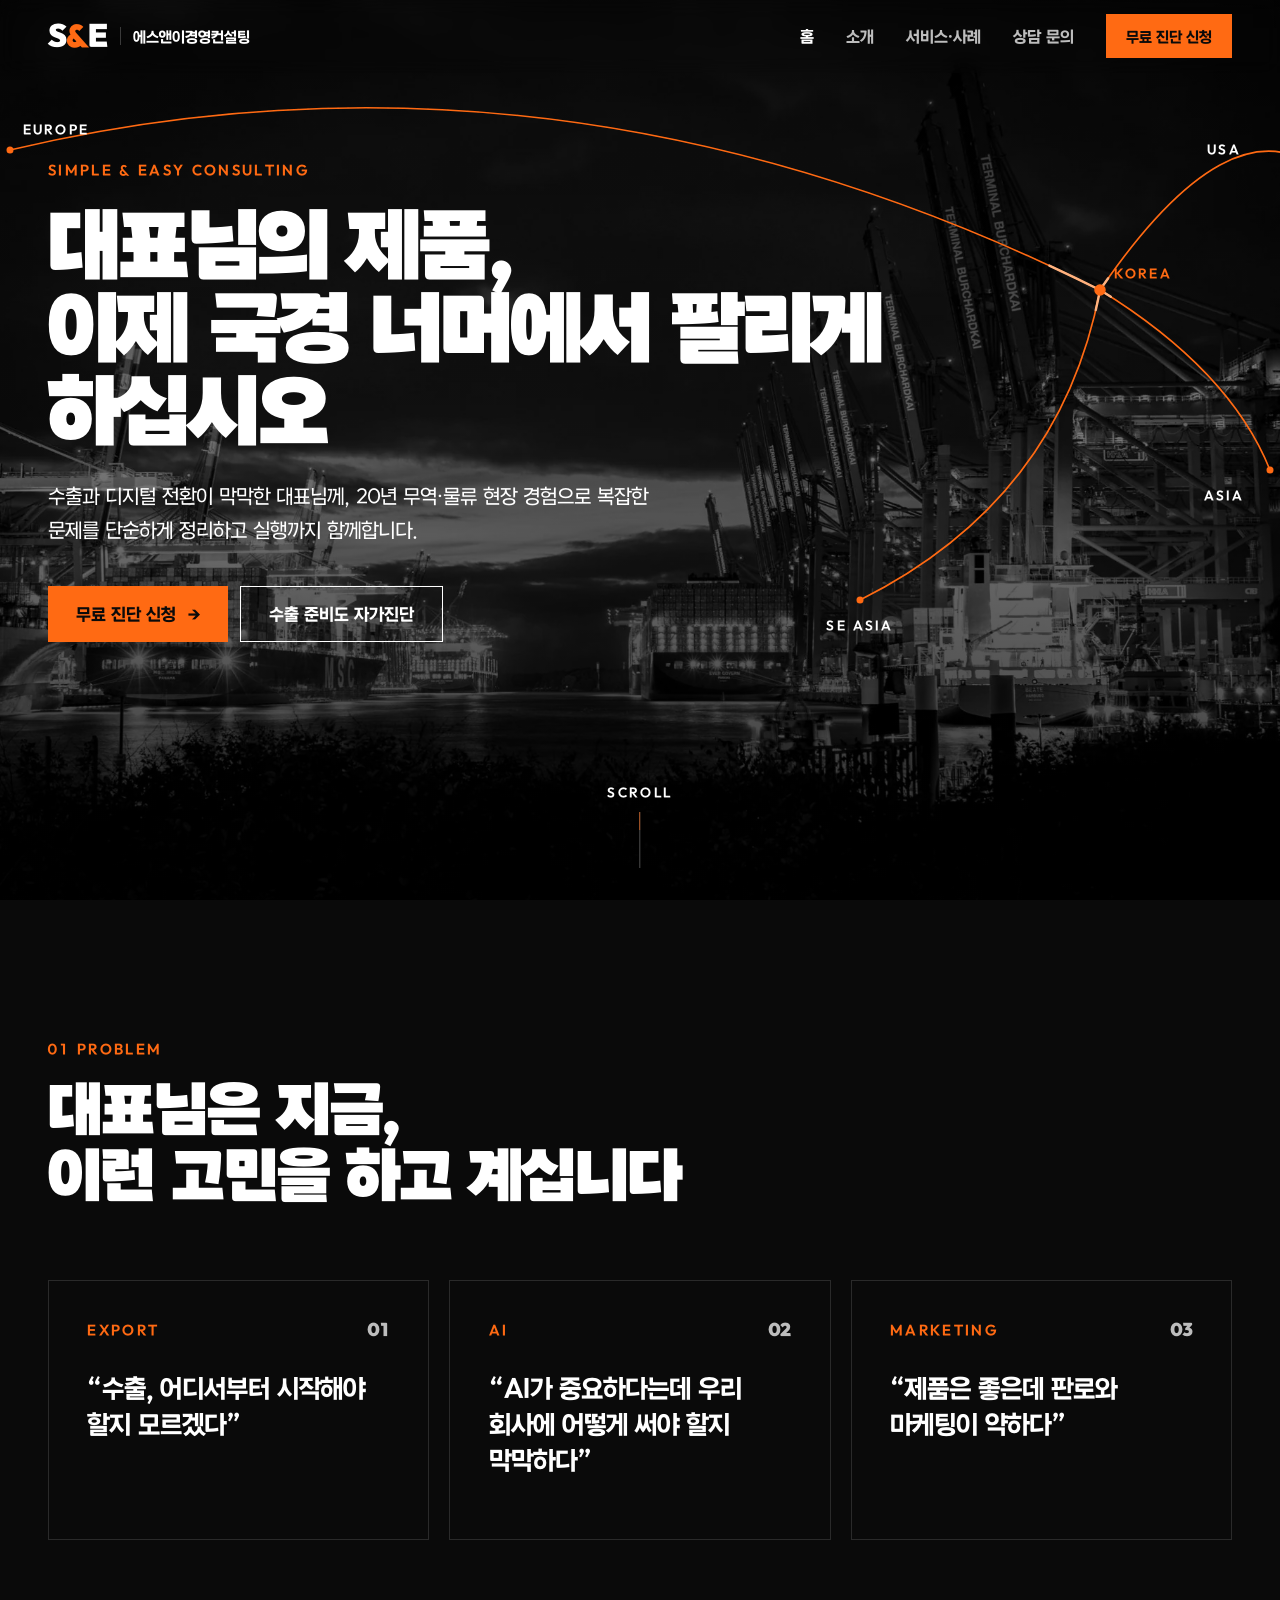
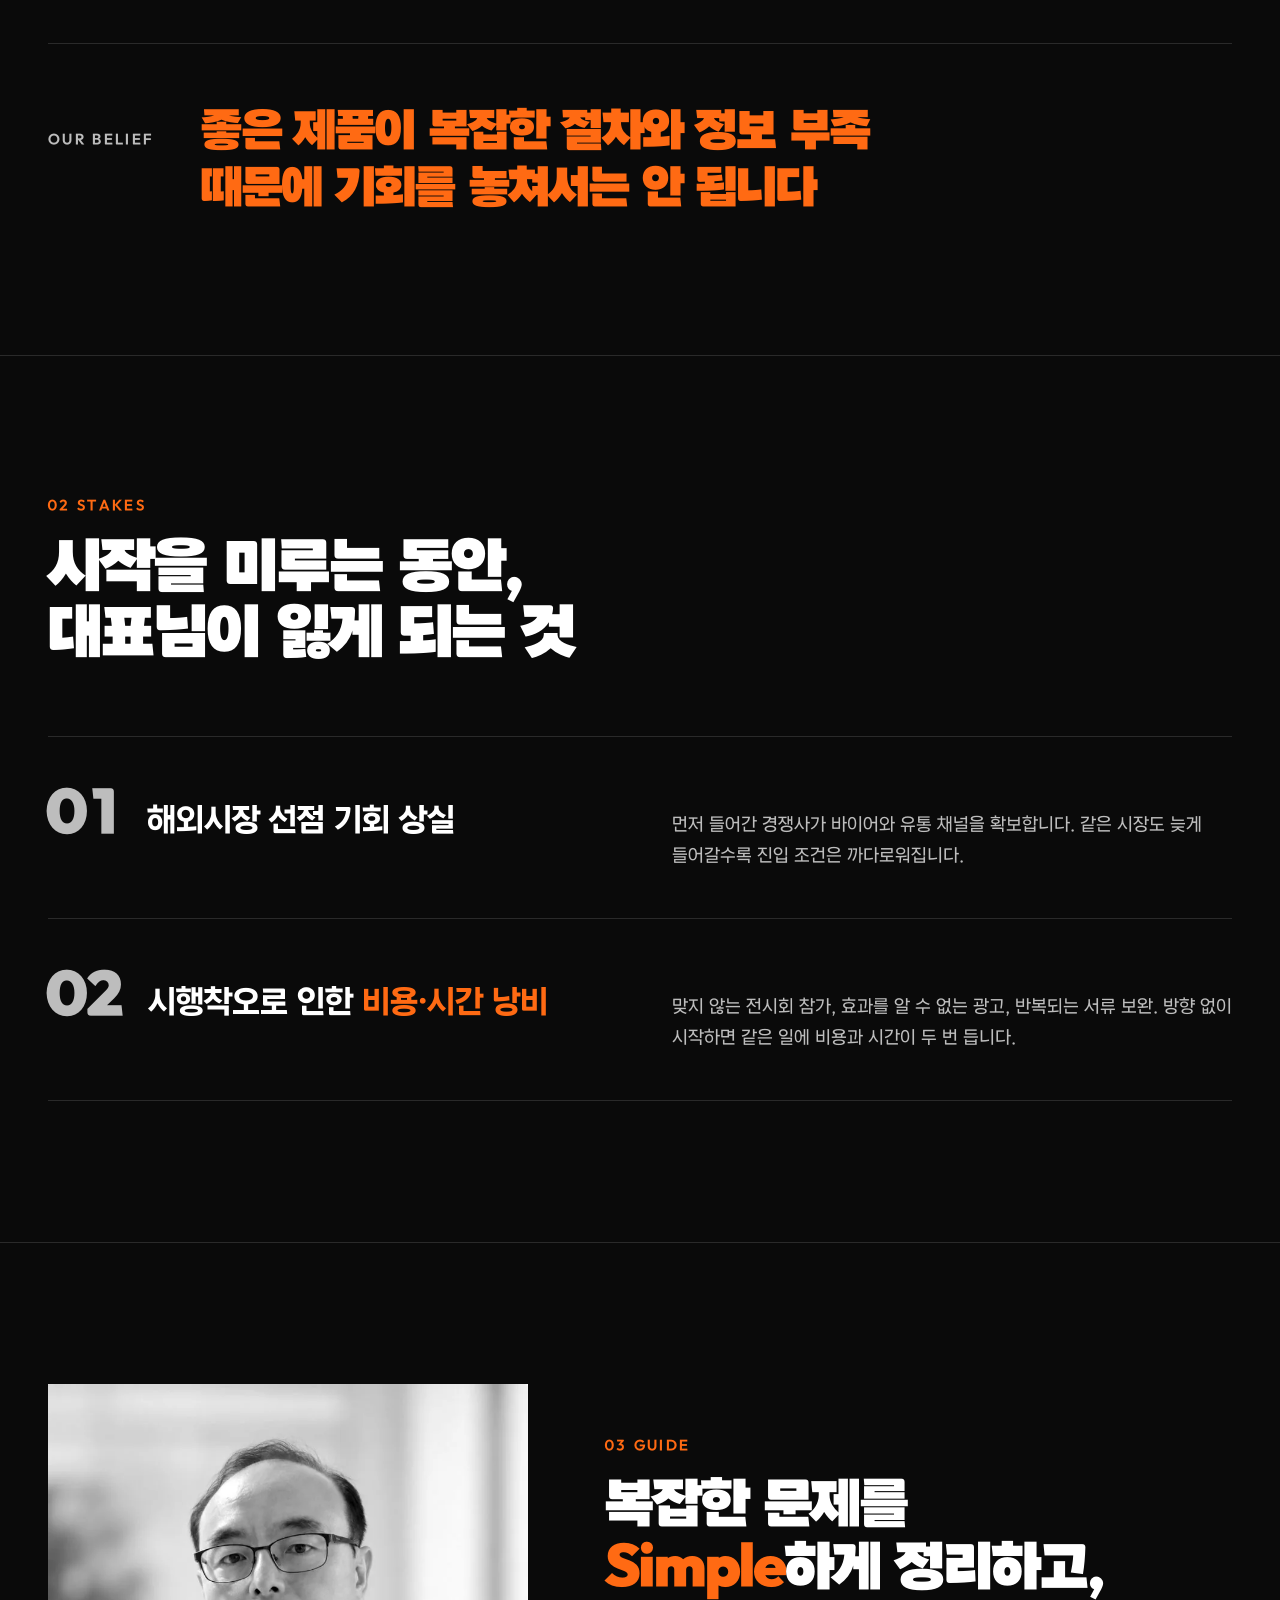
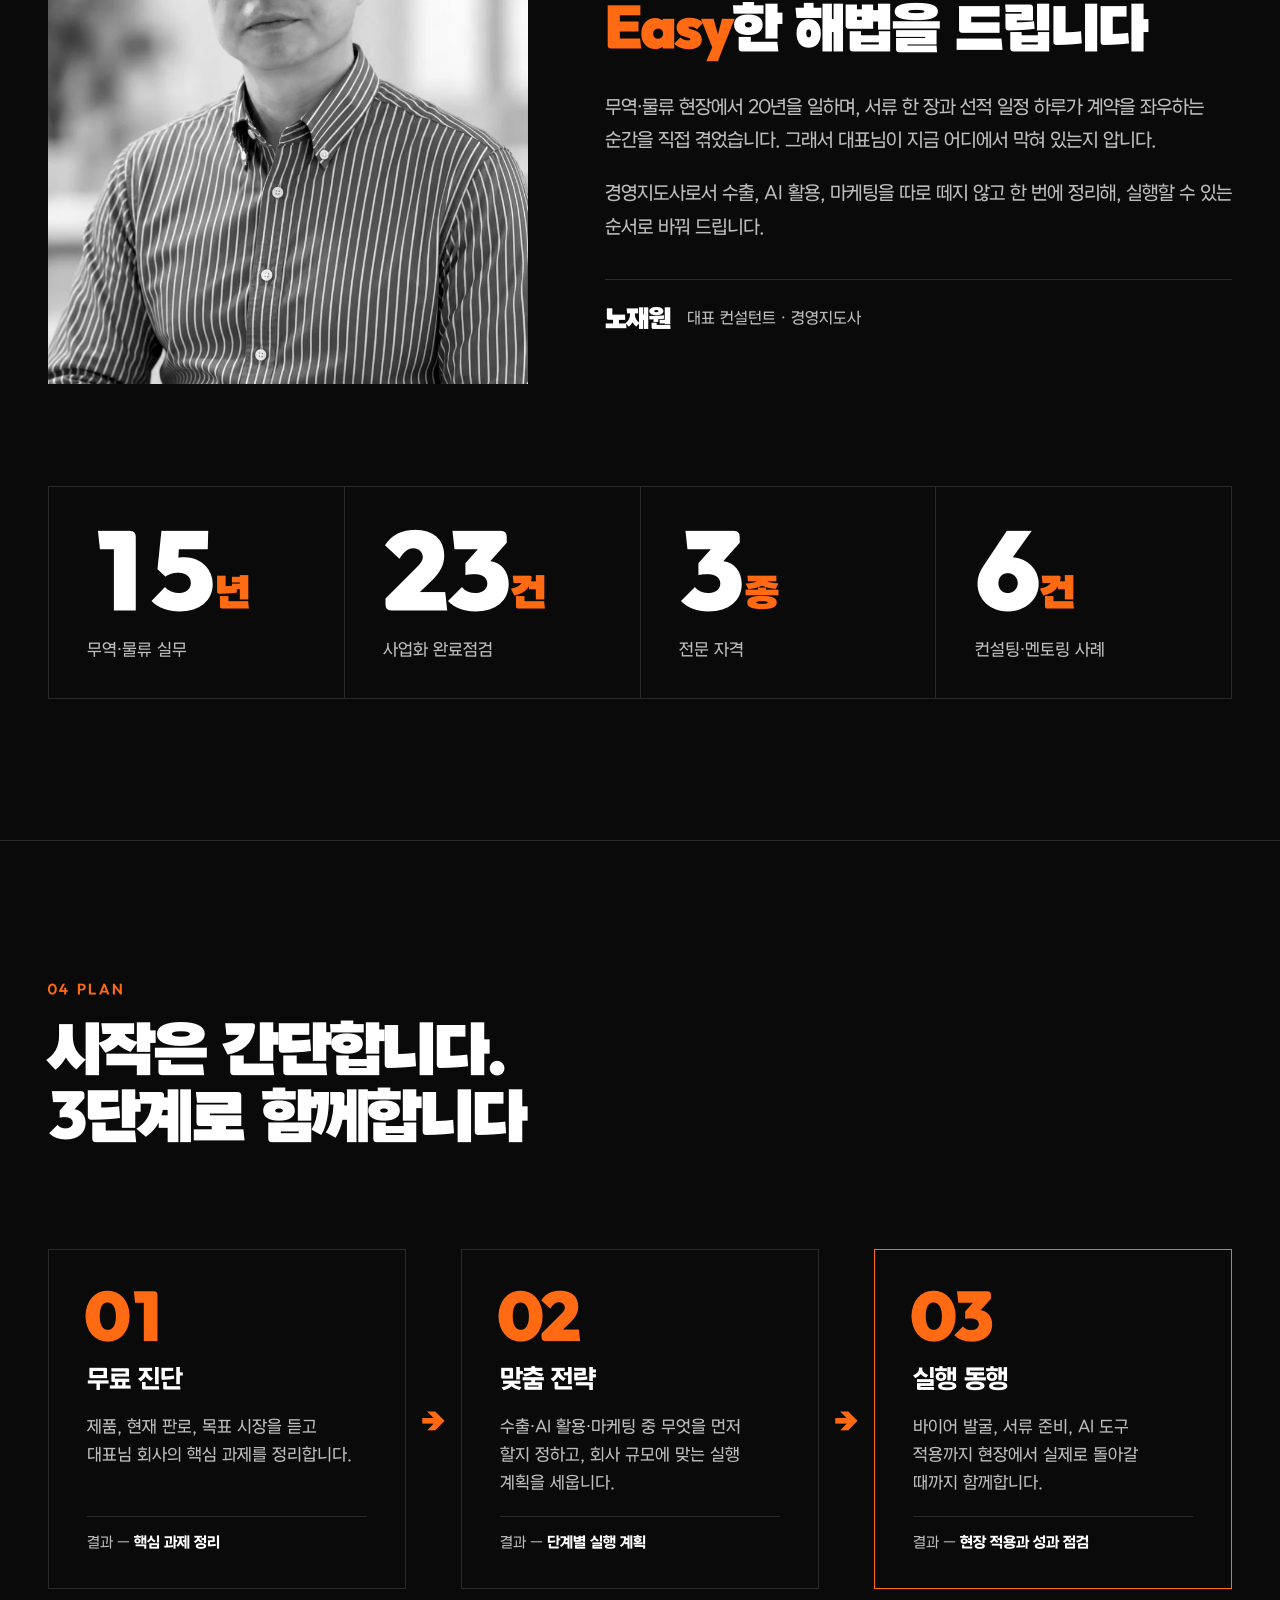
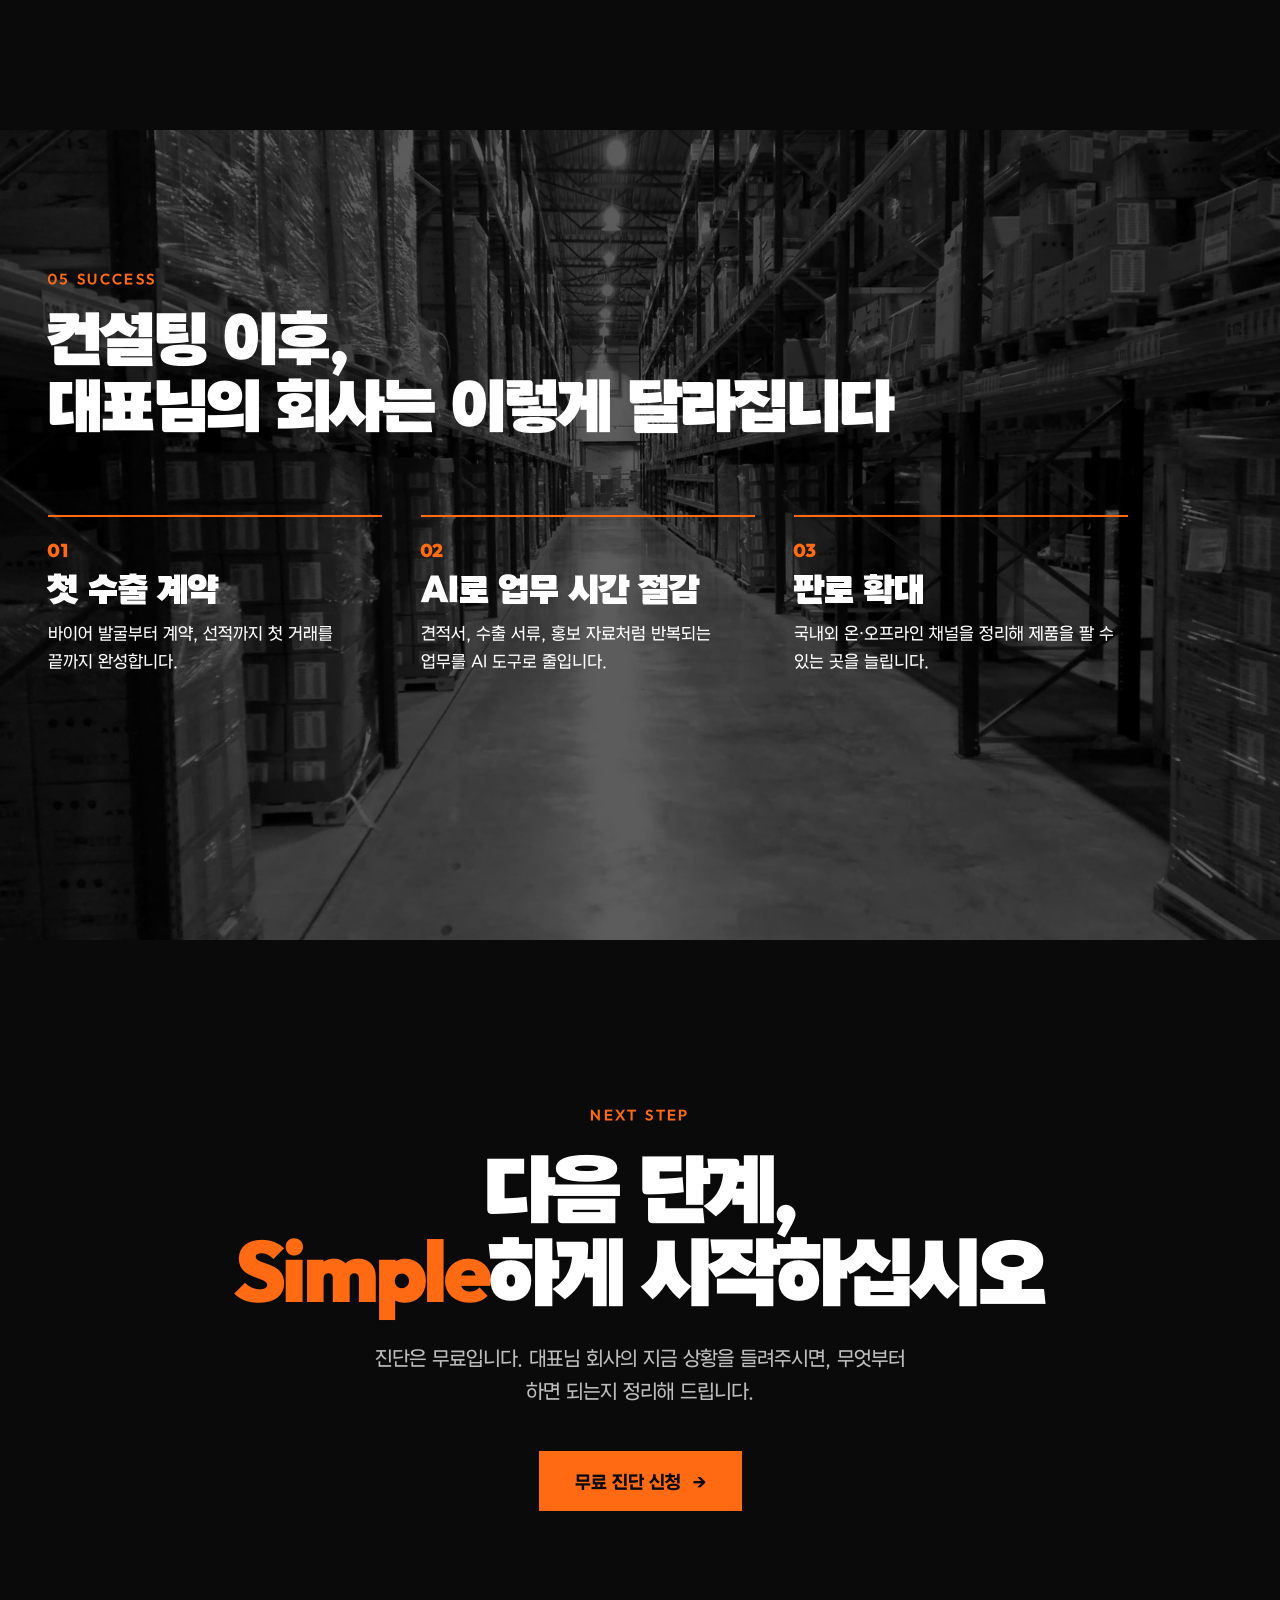
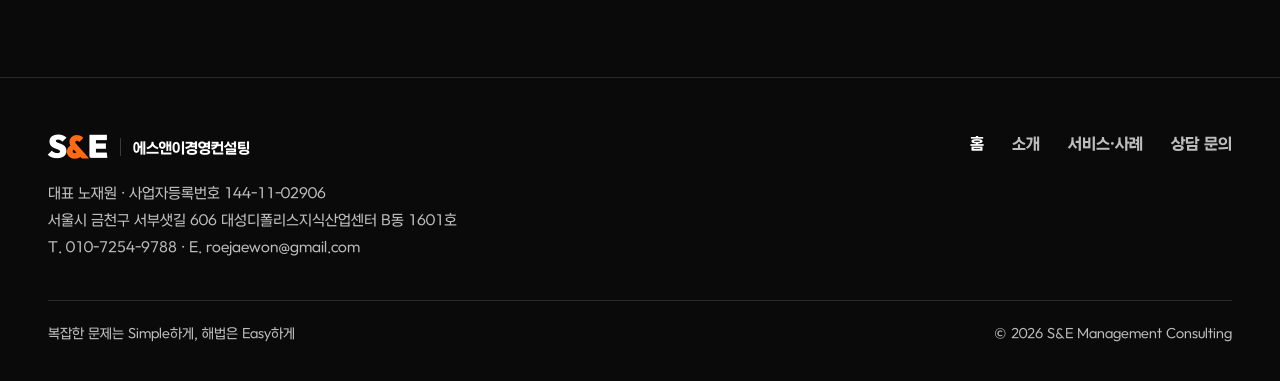
<file: index.html>
<!DOCTYPE html>
<html lang="ko">
<head>
  <meta charset="utf-8">
  <meta name="viewport" content="width=device-width, initial-scale=1">
  <title>에스앤이경영컨설팅 — 복잡한 문제는 Simple하게, 해법은 Easy하게</title>
  <link rel="preload" href="assets/fonts/a2z-regular.woff2" as="font" type="font/woff2" crossorigin>
  <link rel="preload" href="assets/fonts/a2z-bold.woff2" as="font" type="font/woff2" crossorigin>
  <link rel="preload" href="assets/fonts/a2z-black.woff2" as="font" type="font/woff2" crossorigin>
  <link rel="stylesheet" href="assets/css/style.css">
  <script src="assets/js/main.js"></script>
</head>
<body data-page="index">
<div style="background:#0A0A0A; min-height:100vh;">

<!-- Header -->
<header class="site-header" style="position:fixed; top:0; left:0; right:0; z-index:100; backdrop-filter:blur(10px); transition:background .3s ease, border-color .3s ease;">
  <div style="max-width:1296px; margin:0 auto; height:72px; padding:0 clamp(20px,4vw,48px); display:flex; align-items:center; justify-content:space-between; gap:16px;">
    <a href="#top" style="display:flex; align-items:center; gap:12px; color:#FFFFFF; min-width:0;">
      <span style="font-weight:900; font-size:26px; letter-spacing:-0.03em; line-height:1;">S<span style="color:#FF6A13;">&amp;</span>E</span>
      <span class="only-wide" style="width:1px; height:18px; background:#3A3A3A;"></span>
      <span class="only-wide" style="font-weight:700; font-size:14px; white-space:nowrap;">에스앤이경영컨설팅</span>
    </a>
    <div style="display:flex; align-items:center; gap:32px;">
      <nav class="only-wide" style="display:flex; gap:32px; font-weight:700; font-size:15px;">
        <a href="#top" style="color:#FFFFFF;">홈</a>
        <a class="hover-white" href="about.html" style="color:#BDBDBD;">소개</a>
        <a class="hover-white" href="services.html" style="color:#BDBDBD;">서비스·사례</a>
        <a class="hover-white" href="contact.html" style="color:#BDBDBD;">상담 문의</a>
      </nav>
      <div style="display:flex; align-items:center; gap:8px;">
        <a class="only-wide hover-accent" href="contact.html" style="display:inline-flex; align-items:center; height:44px; padding:0 20px; background:#FF6A13; color:#0A0A0A; font-weight:700; font-size:14px; white-space:nowrap;">무료 진단 신청</a>
        <button class="only-narrow" type="button" data-menu-toggle aria-label="메뉴" aria-expanded="false" style="width:44px; height:44px; border:0; background:transparent; display:flex; flex-direction:column; align-items:center; justify-content:center; gap:5px; cursor:pointer; padding:0;">
          <span style="width:22px; height:2px; background:#FFFFFF;"></span><span style="width:22px; height:2px; background:#FFFFFF;"></span><span style="width:22px; height:2px; background:#FFFFFF;"></span>
        </button>
      </div>
    </div>
  </div>
  <nav class="mobile-menu" hidden style="display:flex; flex-direction:column; background:#0A0A0A; border-top:1px solid #2A2A2A; padding:8px clamp(20px,4vw,48px) 20px;">
    <a href="#top" data-menu-close style="display:flex; align-items:center; height:56px; font-weight:700; font-size:17px; border-bottom:1px solid #2A2A2A; color:#FFFFFF;">홈</a>
    <a href="about.html" data-menu-close style="display:flex; align-items:center; height:56px; font-weight:700; font-size:17px; border-bottom:1px solid #2A2A2A; color:#BDBDBD;">소개</a>
    <a href="services.html" data-menu-close style="display:flex; align-items:center; height:56px; font-weight:700; font-size:17px; border-bottom:1px solid #2A2A2A; color:#BDBDBD;">서비스·사례</a>
    <a href="contact.html" data-menu-close style="display:flex; align-items:center; height:56px; font-weight:700; font-size:17px; color:#BDBDBD;">상담 문의</a>
    <a href="contact.html" data-menu-close style="display:flex; align-items:center; justify-content:center; gap:10px; height:56px; margin-top:16px; background:#FF6A13; color:#0A0A0A; font-weight:700; font-size:16px;">무료 진단 신청 <span>→</span></a>
  </nav>
</header>

<!-- Hero -->
<section id="top" data-screen-label="Hero" style="position:relative; min-height:max(100vh,640px); overflow:hidden; display:flex; flex-direction:column; background:#0A0A0A;">
  <img src="assets/img/hero-port.webp" alt="야간 컨테이너 항만" style="position:absolute; inset:0; width:100%; height:100%; object-fit:cover; object-position:center 70%; filter:grayscale(100%); animation:se-zoom 32s ease-in-out infinite alternate;">
  <div style="position:absolute; inset:0; background:linear-gradient(180deg,rgba(0,0,0,0.66) 0%,rgba(0,0,0,0.52) 48%,rgba(0,0,0,0.8) 100%);"></div>
  <div data-hero-routes style="position:absolute; inset:0; pointer-events:none;"></div>
  <div style="position:relative; z-index:2; width:100%; max-width:1296px; margin:0 auto; padding:clamp(128px,18vh,184px) clamp(20px,4vw,48px) 140px;">
    <div style="font-weight:700; font-size:13px; letter-spacing:0.18em; text-transform:uppercase; color:#FF6A13; margin-bottom:24px;">Simple &amp; Easy Consulting</div>
    <h1 style="font-weight:900; font-size:clamp(36px,5.6vw,80px); line-height:1.16; letter-spacing:-0.03em; margin:0 0 28px; max-width:1000px; text-wrap:balance;">대표님의 제품,<br>이제 국경 너머에서 팔리게 하십시오</h1>
    <p style="font-size:clamp(16px,1.5vw,19px); line-height:1.75; color:#FFFFFF; max-width:600px; margin:0 0 40px; text-wrap:pretty;">수출과 디지털 전환이 막막한 대표님께, 20년 무역·물류 현장 경험으로 복잡한 문제를 단순하게 정리하고 실행까지 함께합니다.</p>
    <div style="display:flex; flex-wrap:wrap; gap:12px;">
      <a class="hover-accent" href="contact.html" style="display:inline-flex; align-items:center; gap:12px; height:56px; padding:0 28px; background:#FF6A13; color:#0A0A0A; font-weight:700; font-size:16px;">무료 진단 신청 <span>→</span></a>
      <a class="hover-invert" href="services.html#check" style="display:inline-flex; align-items:center; height:56px; padding:0 28px; border:1px solid #FFFFFF; color:#FFFFFF; font-weight:700; font-size:16px;">수출 준비도 자가진단</a>
    </div>
  </div>
  <a href="#problem" style="position:absolute; z-index:2; left:50%; bottom:32px; transform:translateX(-50%); display:flex; flex-direction:column; align-items:center; gap:12px; color:#FFFFFF;">
    <span style="font-weight:700; font-size:12px; letter-spacing:0.2em; text-transform:uppercase;">Scroll</span>
    <span style="position:relative; width:1px; height:56px; background:rgba(255,255,255,0.3); overflow:hidden;"><span style="position:absolute; left:0; top:0; width:1px; height:18px; background:#FF6A13; animation:se-scroll 1.8s ease-in-out infinite;"></span></span>
  </a>
</section>

<!-- 01 Problem -->
<section id="problem" data-screen-label="01 Problem" style="background:#0A0A0A;">
  <div style="max-width:1296px; margin:0 auto; padding:clamp(88px,11vw,152px) clamp(20px,4vw,48px);">
    <div style="font-weight:700; font-size:13px; letter-spacing:0.18em; text-transform:uppercase; color:#FF6A13; margin-bottom:18px;">01 Problem</div>
    <h2 style="font-weight:900; font-size:clamp(30px,4.2vw,56px); line-height:1.24; letter-spacing:-0.02em; margin:0 0 clamp(48px,6vw,72px);">대표님은 지금,<br>이런 고민을 하고 계십니다</h2>
    <div style="display:grid; grid-template-columns:repeat(auto-fit,minmax(min(100%,300px),1fr)); gap:20px;">
      <div class="hover-line" style="border:1px solid #2A2A2A; padding:clamp(28px,3vw,40px); display:flex; flex-direction:column; gap:32px; min-height:260px; transition:border-color .2s;">
        <div style="display:flex; justify-content:space-between; align-items:baseline;"><span style="font-weight:700; font-size:13px; letter-spacing:0.18em; color:#FF6A13;">EXPORT</span><span style="font-weight:900; font-size:15px; color:#BDBDBD;">01</span></div>
        <div style="font-weight:700; font-size:clamp(20px,1.9vw,24px); line-height:1.5; text-wrap:pretty;">“수출, 어디서부터 시작해야 할지 모르겠다”</div>
      </div>
      <div class="hover-line" style="border:1px solid #2A2A2A; padding:clamp(28px,3vw,40px); display:flex; flex-direction:column; gap:32px; min-height:260px; transition:border-color .2s;">
        <div style="display:flex; justify-content:space-between; align-items:baseline;"><span style="font-weight:700; font-size:13px; letter-spacing:0.18em; color:#FF6A13;">AI</span><span style="font-weight:900; font-size:15px; color:#BDBDBD;">02</span></div>
        <div style="font-weight:700; font-size:clamp(20px,1.9vw,24px); line-height:1.5; text-wrap:pretty;">“AI가 중요하다는데 우리 회사에 어떻게 써야 할지 막막하다”</div>
      </div>
      <div class="hover-line" style="border:1px solid #2A2A2A; padding:clamp(28px,3vw,40px); display:flex; flex-direction:column; gap:32px; min-height:260px; transition:border-color .2s;">
        <div style="display:flex; justify-content:space-between; align-items:baseline;"><span style="font-weight:700; font-size:13px; letter-spacing:0.18em; color:#FF6A13;">MARKETING</span><span style="font-weight:900; font-size:15px; color:#BDBDBD;">03</span></div>
        <div style="font-weight:700; font-size:clamp(20px,1.9vw,24px); line-height:1.5; text-wrap:pretty;">“제품은 좋은데 판로와 마케팅이 약하다”</div>
      </div>
    </div>
    <div style="margin-top:clamp(64px,8vw,104px); padding-top:clamp(40px,5vw,56px); border-top:1px solid #2A2A2A; display:flex; flex-wrap:wrap; gap:16px 48px; align-items:baseline;">
      <span style="flex:0 0 auto; font-weight:700; font-size:13px; letter-spacing:0.18em; text-transform:uppercase; color:#BDBDBD;">Our Belief</span>
      <p style="flex:1 1 480px; margin:0; font-weight:900; font-size:clamp(24px,3.2vw,42px); line-height:1.4; letter-spacing:-0.02em; color:#FF6A13; text-wrap:balance;">좋은 제품이 복잡한 절차와 정보 부족 때문에 기회를 놓쳐서는 안 됩니다</p>
    </div>
  </div>
</section>

<!-- 02 Stakes -->
<section data-screen-label="02 Stakes" style="background:#0A0A0A; border-top:1px solid #2A2A2A;">
  <div style="max-width:1296px; margin:0 auto; padding:clamp(88px,11vw,152px) clamp(20px,4vw,48px);">
    <div style="font-weight:700; font-size:13px; letter-spacing:0.18em; text-transform:uppercase; color:#FF6A13; margin-bottom:18px;">02 Stakes</div>
    <h2 style="font-weight:900; font-size:clamp(30px,4.2vw,56px); line-height:1.24; letter-spacing:-0.02em; margin:0 0 clamp(48px,6vw,72px);">시작을 미루는 동안,<br>대표님이 잃게 되는 것</h2>
    <div style="display:flex; flex-direction:column; border-top:1px solid #2A2A2A;">
      <div style="display:grid; grid-template-columns:repeat(auto-fit,minmax(min(100%,320px),1fr)); gap:16px clamp(24px,5vw,80px); padding:clamp(32px,4vw,48px) 0; border-bottom:1px solid #2A2A2A; align-items:baseline;">
        <div style="display:flex; gap:24px; align-items:baseline;"><span style="font-weight:900; font-size:clamp(36px,4vw,56px); line-height:1; color:#BDBDBD;">01</span><span style="font-weight:700; font-size:clamp(22px,2.4vw,30px); line-height:1.35;">해외시장 선점 기회 상실</span></div>
        <p style="margin:0; font-size:17px; line-height:1.8; color:#BDBDBD; text-wrap:pretty;">먼저 들어간 경쟁사가 바이어와 유통 채널을 확보합니다. 같은 시장도 늦게 들어갈수록 진입 조건은 까다로워집니다.</p>
      </div>
      <div style="display:grid; grid-template-columns:repeat(auto-fit,minmax(min(100%,320px),1fr)); gap:16px clamp(24px,5vw,80px); padding:clamp(32px,4vw,48px) 0; border-bottom:1px solid #2A2A2A; align-items:baseline;">
        <div style="display:flex; gap:24px; align-items:baseline;"><span style="font-weight:900; font-size:clamp(36px,4vw,56px); line-height:1; color:#BDBDBD;">02</span><span style="font-weight:700; font-size:clamp(22px,2.4vw,30px); line-height:1.35;">시행착오로 인한 <span style="color:#FF6A13;">비용·시간 낭비</span></span></div>
        <p style="margin:0; font-size:17px; line-height:1.8; color:#BDBDBD; text-wrap:pretty;">맞지 않는 전시회 참가, 효과를 알 수 없는 광고, 반복되는 서류 보완. 방향 없이 시작하면 같은 일에 비용과 시간이 두 번 듭니다.</p>
      </div>
    </div>
  </div>
</section>

<!-- 03 Guide -->
<section data-screen-label="03 Guide" style="background:#0A0A0A; border-top:1px solid #2A2A2A;">
  <div style="max-width:1296px; margin:0 auto; padding:clamp(88px,11vw,152px) clamp(20px,4vw,48px);">
    <div style="display:flex; flex-wrap:wrap; gap:clamp(40px,6vw,96px); align-items:center;">
      <div style="flex:1 1 300px; max-width:480px; aspect-ratio:4/5; overflow:hidden; background:#141414;">
        <img src="assets/img/profile.webp" alt="노재원 대표 컨설턴트" style="width:100%; height:100%; object-fit:cover; object-position:center 20%; filter:grayscale(100%); display:block;">
      </div>
      <div style="flex:1 1 380px;">
        <div style="font-weight:700; font-size:13px; letter-spacing:0.18em; text-transform:uppercase; color:#FF6A13; margin-bottom:18px;">03 Guide</div>
        <h2 style="font-weight:900; font-size:clamp(30px,3.8vw,52px); line-height:1.28; letter-spacing:-0.02em; margin:0 0 32px; text-wrap:balance;">복잡한 문제를 <span style="color:#FF6A13;">Simple</span>하게 정리하고, <span style="color:#FF6A13;">Easy</span>한 해법을 드립니다</h2>
        <p style="font-size:clamp(16px,1.4vw,18px); line-height:1.85; color:#BDBDBD; margin:0 0 20px; text-wrap:pretty;">무역·물류 현장에서 20년을 일하며, 서류 한 장과 선적 일정 하루가 계약을 좌우하는 순간을 직접 겪었습니다. 그래서 대표님이 지금 어디에서 막혀 있는지 압니다.</p>
        <p style="font-size:clamp(16px,1.4vw,18px); line-height:1.85; color:#BDBDBD; margin:0 0 36px; text-wrap:pretty;">경영지도사로서 수출, AI 활용, 마케팅을 따로 떼지 않고 한 번에 정리해, 실행할 수 있는 순서로 바꿔 드립니다.</p>
        <div style="display:flex; align-items:center; gap:16px; padding-top:24px; border-top:1px solid #2A2A2A;">
          <span style="font-weight:900; font-size:22px;">노재원</span>
          <span style="font-size:15px; color:#BDBDBD;">대표 컨설턴트 · 경영지도사</span>
        </div>
      </div>
    </div>
    <div style="display:grid; grid-template-columns:var(--cols-4-2); gap:1px; background:#2A2A2A; border:1px solid #2A2A2A; margin-top:clamp(64px,8vw,104px);">
      <div style="background:#0A0A0A; padding:clamp(28px,3vw,40px); display:flex; flex-direction:column; gap:24px;">
        <div style="font-weight:900; font-size:clamp(64px,7vw,96px); line-height:1; letter-spacing:-0.04em;"><span data-count="20">20</span><span style="font-size:0.38em; color:#FF6A13; margin-left:4px; letter-spacing:0;">년</span></div>
        <div style="font-size:16px; color:#BDBDBD;">무역·물류 실무</div>
      </div>
      <div style="background:#0A0A0A; padding:clamp(28px,3vw,40px); display:flex; flex-direction:column; gap:24px;">
        <div style="font-weight:900; font-size:clamp(64px,7vw,96px); line-height:1; letter-spacing:-0.04em;"><span data-count="32">32</span><span style="font-size:0.38em; color:#FF6A13; margin-left:4px; letter-spacing:0;">건</span></div>
        <div style="font-size:16px; color:#BDBDBD;">사업화 완료점검</div>
      </div>
      <div style="background:#0A0A0A; padding:clamp(28px,3vw,40px); display:flex; flex-direction:column; gap:24px;">
        <div style="font-weight:900; font-size:clamp(64px,7vw,96px); line-height:1; letter-spacing:-0.04em;"><span data-count="4">4</span><span style="font-size:0.38em; color:#FF6A13; margin-left:4px; letter-spacing:0;">종</span></div>
        <div style="font-size:16px; color:#BDBDBD;">전문 자격</div>
      </div>
      <div style="background:#0A0A0A; padding:clamp(28px,3vw,40px); display:flex; flex-direction:column; gap:24px;">
        <div style="font-weight:900; font-size:clamp(64px,7vw,96px); line-height:1; letter-spacing:-0.04em;"><span data-count="8">8</span><span style="font-size:0.38em; color:#FF6A13; margin-left:4px; letter-spacing:0;">건</span></div>
        <div style="font-size:16px; color:#BDBDBD;">컨설팅·멘토링 사례</div>
      </div>
    </div>
  </div>
</section>

<!-- 04 Plan -->
<section data-screen-label="04 Plan" style="background:#0A0A0A; border-top:1px solid #2A2A2A;">
  <div style="max-width:1296px; margin:0 auto; padding:clamp(88px,11vw,152px) clamp(20px,4vw,48px);">
    <div style="font-weight:700; font-size:13px; letter-spacing:0.18em; text-transform:uppercase; color:#FF6A13; margin-bottom:18px;">04 Plan</div>
    <h2 style="font-weight:900; font-size:clamp(30px,4.2vw,56px); line-height:1.24; letter-spacing:-0.02em; margin:0 0 clamp(40px,5vw,56px);">시작은 간단합니다.<br>3단계로 함께합니다</h2>
    <div style="display:flex; align-items:center; gap:16px; margin-bottom:28px;">
      <span style="font-weight:700; font-size:13px; letter-spacing:0.18em; text-transform:uppercase; color:#BDBDBD;">Problem</span>
      <span style="flex:1; position:relative; height:1px; background:#FF6A13;"><span style="position:absolute; right:-1px; top:-4px; width:9px; height:9px; border-top:1px solid #FF6A13; border-right:1px solid #FF6A13; transform:rotate(45deg);"></span></span>
      <span style="font-weight:700; font-size:13px; letter-spacing:0.18em; text-transform:uppercase; color:#FF6A13;">Solution</span>
    </div>
    <div style="display:flex; flex-direction:var(--flow-dir); align-items:stretch; gap:12px;">
      <div class="hover-line" style="flex:1 1 0; border:1px solid #2A2A2A; padding:clamp(28px,3vw,40px); display:flex; flex-direction:column; gap:20px; transition:border-color .2s;">
        <span style="font-weight:900; font-size:56px; line-height:1; color:#FF6A13; letter-spacing:-0.03em;">01</span>
        <div style="font-weight:700; font-size:24px;">무료 진단</div>
        <p style="margin:0; font-size:16px; line-height:1.75; color:#BDBDBD; flex:1; text-wrap:pretty;">제품, 현재 판로, 목표 시장을 듣고 대표님 회사의 핵심 과제를 정리합니다.</p>
        <div style="border-top:1px solid #2A2A2A; padding-top:16px; font-size:14px; color:#BDBDBD;">결과 — <span style="color:#FFFFFF; font-weight:700;">핵심 과제 정리</span></div>
      </div>
      <div style="flex:0 0 auto; display:flex; align-items:center; justify-content:center; color:#FF6A13; font-weight:900; font-size:28px; padding:4px; transform:rotate(var(--arrow-rot));">→</div>
      <div class="hover-line" style="flex:1 1 0; border:1px solid #2A2A2A; padding:clamp(28px,3vw,40px); display:flex; flex-direction:column; gap:20px; transition:border-color .2s;">
        <span style="font-weight:900; font-size:56px; line-height:1; color:#FF6A13; letter-spacing:-0.03em;">02</span>
        <div style="font-weight:700; font-size:24px;">맞춤 전략</div>
        <p style="margin:0; font-size:16px; line-height:1.75; color:#BDBDBD; flex:1; text-wrap:pretty;">수출·AI 활용·마케팅 중 무엇을 먼저 할지 정하고, 회사 규모에 맞는 실행 계획을 세웁니다.</p>
        <div style="border-top:1px solid #2A2A2A; padding-top:16px; font-size:14px; color:#BDBDBD;">결과 — <span style="color:#FFFFFF; font-weight:700;">단계별 실행 계획</span></div>
      </div>
      <div style="flex:0 0 auto; display:flex; align-items:center; justify-content:center; color:#FF6A13; font-weight:900; font-size:28px; padding:4px; transform:rotate(var(--arrow-rot));">→</div>
      <div style="flex:1 1 0; border:1px solid #FF6A13; padding:clamp(28px,3vw,40px); display:flex; flex-direction:column; gap:20px;">
        <span style="font-weight:900; font-size:56px; line-height:1; color:#FF6A13; letter-spacing:-0.03em;">03</span>
        <div style="font-weight:700; font-size:24px;">실행 동행</div>
        <p style="margin:0; font-size:16px; line-height:1.75; color:#BDBDBD; flex:1; text-wrap:pretty;">바이어 발굴, 서류 준비, AI 도구 적용까지 현장에서 실제로 돌아갈 때까지 함께합니다.</p>
        <div style="border-top:1px solid #2A2A2A; padding-top:16px; font-size:14px; color:#BDBDBD;">결과 — <span style="color:#FFFFFF; font-weight:700;">현장 적용과 성과 점검</span></div>
      </div>
    </div>
  </div>
</section>

<!-- 05 Success -->
<section data-screen-label="05 Success" style="position:relative; overflow:hidden; background:#0A0A0A; min-height:clamp(640px,90vh,900px);">
  <img src="assets/img/logistics-center.webp" alt="물류센터" style="animation:se-zoom 32s ease-in-out infinite alternate; position:absolute; inset:0; width:100%; height:100%; object-fit:cover; filter:grayscale(100%);">
  <div style="position:absolute; inset:0; background:rgba(0,0,0,0.64);"></div>
  <div style="position:relative; z-index:1; max-width:1296px; margin:0 auto; padding:clamp(88px,11vw,152px) clamp(20px,4vw,48px);">
    <div style="font-weight:700; font-size:13px; letter-spacing:0.18em; text-transform:uppercase; color:#FF6A13; margin-bottom:18px;">05 Success</div>
    <h2 style="font-weight:900; font-size:clamp(30px,4.2vw,56px); line-height:1.24; letter-spacing:-0.02em; margin:0 0 clamp(48px,6vw,80px);">컨설팅 이후,<br>대표님의 회사는 이렇게 달라집니다</h2>
    <div style="display:grid; grid-template-columns:repeat(auto-fit,minmax(min(100%,280px),1fr)); gap:clamp(24px,3vw,40px); max-width:1080px;">
      <div style="border-top:2px solid #FF6A13; padding-top:24px; display:flex; flex-direction:column; gap:12px;">
        <span style="font-weight:900; font-size:15px; color:#FF6A13;">01</span>
        <div style="font-weight:900; font-size:clamp(24px,2.4vw,30px);">첫 수출 계약</div>
        <p style="margin:0; font-size:16px; line-height:1.75; color:#FFFFFF; text-wrap:pretty;">바이어 발굴부터 계약, 선적까지 첫 거래를 끝까지 완성합니다.</p>
      </div>
      <div style="border-top:2px solid #FF6A13; padding-top:24px; display:flex; flex-direction:column; gap:12px;">
        <span style="font-weight:900; font-size:15px; color:#FF6A13;">02</span>
        <div style="font-weight:900; font-size:clamp(24px,2.4vw,30px);">AI로 업무 시간 절감</div>
        <p style="margin:0; font-size:16px; line-height:1.75; color:#FFFFFF; text-wrap:pretty;">견적서, 수출 서류, 홍보 자료처럼 반복되는 업무를 AI 도구로 줄입니다.</p>
      </div>
      <div style="border-top:2px solid #FF6A13; padding-top:24px; display:flex; flex-direction:column; gap:12px;">
        <span style="font-weight:900; font-size:15px; color:#FF6A13;">03</span>
        <div style="font-weight:900; font-size:clamp(24px,2.4vw,30px);">판로 확대</div>
        <p style="margin:0; font-size:16px; line-height:1.75; color:#FFFFFF; text-wrap:pretty;">국내외 온·오프라인 채널을 정리해 제품을 팔 수 있는 곳을 늘립니다.</p>
      </div>
    </div>
  </div>
</section>

<!-- CTA -->
<section id="cta" data-screen-label="CTA" style="background:#0A0A0A;">
  <div style="max-width:1296px; margin:0 auto; padding:clamp(104px,13vw,176px) clamp(20px,4vw,48px); display:flex; flex-direction:column; align-items:center; text-align:center;">
    <div style="font-weight:700; font-size:13px; letter-spacing:0.18em; text-transform:uppercase; color:#FF6A13; margin-bottom:24px;">Next Step</div>
    <h2 style="font-weight:900; font-size:clamp(34px,5.4vw,72px); line-height:1.2; letter-spacing:-0.03em; margin:0 0 28px; text-wrap:balance;">다음 단계,<br><span style="color:#FF6A13;">Simple</span>하게 시작하십시오</h2>
    <p style="font-size:clamp(16px,1.5vw,19px); line-height:1.75; color:#BDBDBD; max-width:540px; margin:0 0 44px; text-wrap:pretty;">진단은 무료입니다. 대표님 회사의 지금 상황을 들려주시면, 무엇부터 하면 되는지 정리해 드립니다.</p>
    <a class="hover-accent" href="contact.html" style="display:inline-flex; align-items:center; gap:12px; height:60px; padding:0 36px; background:#FF6A13; color:#0A0A0A; font-weight:700; font-size:17px;">무료 진단 신청 <span>→</span></a>
  </div>
</section>

<!-- Footer -->
<footer style="background:#0A0A0A; border-top:1px solid #2A2A2A;">
  <div style="max-width:1296px; margin:0 auto; padding:56px clamp(20px,4vw,48px) 40px; display:flex; flex-direction:column; gap:40px;">
    <div style="display:flex; flex-wrap:wrap; justify-content:space-between; gap:32px;">
      <div style="display:flex; flex-direction:column; gap:20px;">
        <div style="display:flex; align-items:center; gap:12px;">
          <span style="font-weight:900; font-size:26px; letter-spacing:-0.03em; line-height:1;">S<span style="color:#FF6A13;">&amp;</span>E</span>
          <span style="width:1px; height:18px; background:#3A3A3A;"></span>
          <span style="font-weight:700; font-size:14px;">에스앤이경영컨설팅</span>
        </div>
        <div style="font-size:14px; line-height:1.9; color:#BDBDBD;">대표 노재원 · 사업자등록번호 144-11-02906<br>서울시 금천구 서부샛길 606 대성디폴리스지식산업센터 B동 1601호<br>T. <a class="hover-white" href="tel:010-7254-9788" style="color:#BDBDBD;">010-7254-9788</a> · E. <a class="hover-white" href="mailto:roejaewon@gmail.com" style="color:#BDBDBD;">roejaewon@gmail.com</a></div>
      </div>
      <nav style="display:flex; flex-wrap:wrap; gap:12px 28px; font-weight:700; font-size:15px; align-items:flex-start;">
        <a href="#top" style="color:#FFFFFF;">홈</a>
        <a class="hover-white" href="about.html" style="color:#BDBDBD;">소개</a>
        <a class="hover-white" href="services.html" style="color:#BDBDBD;">서비스·사례</a>
        <a class="hover-white" href="contact.html" style="color:#BDBDBD;">상담 문의</a>
      </nav>
    </div>
    <div style="border-top:1px solid #2A2A2A; padding-top:24px; display:flex; flex-wrap:wrap; justify-content:space-between; gap:12px; font-size:13px; color:#BDBDBD;">
      <span>복잡한 문제는 Simple하게, 해법은 Easy하게</span>
      <span>© 2026 S&amp;E Management Consulting</span>
    </div>
  </div>
</footer>

</div>
</body>
</html>
</file>
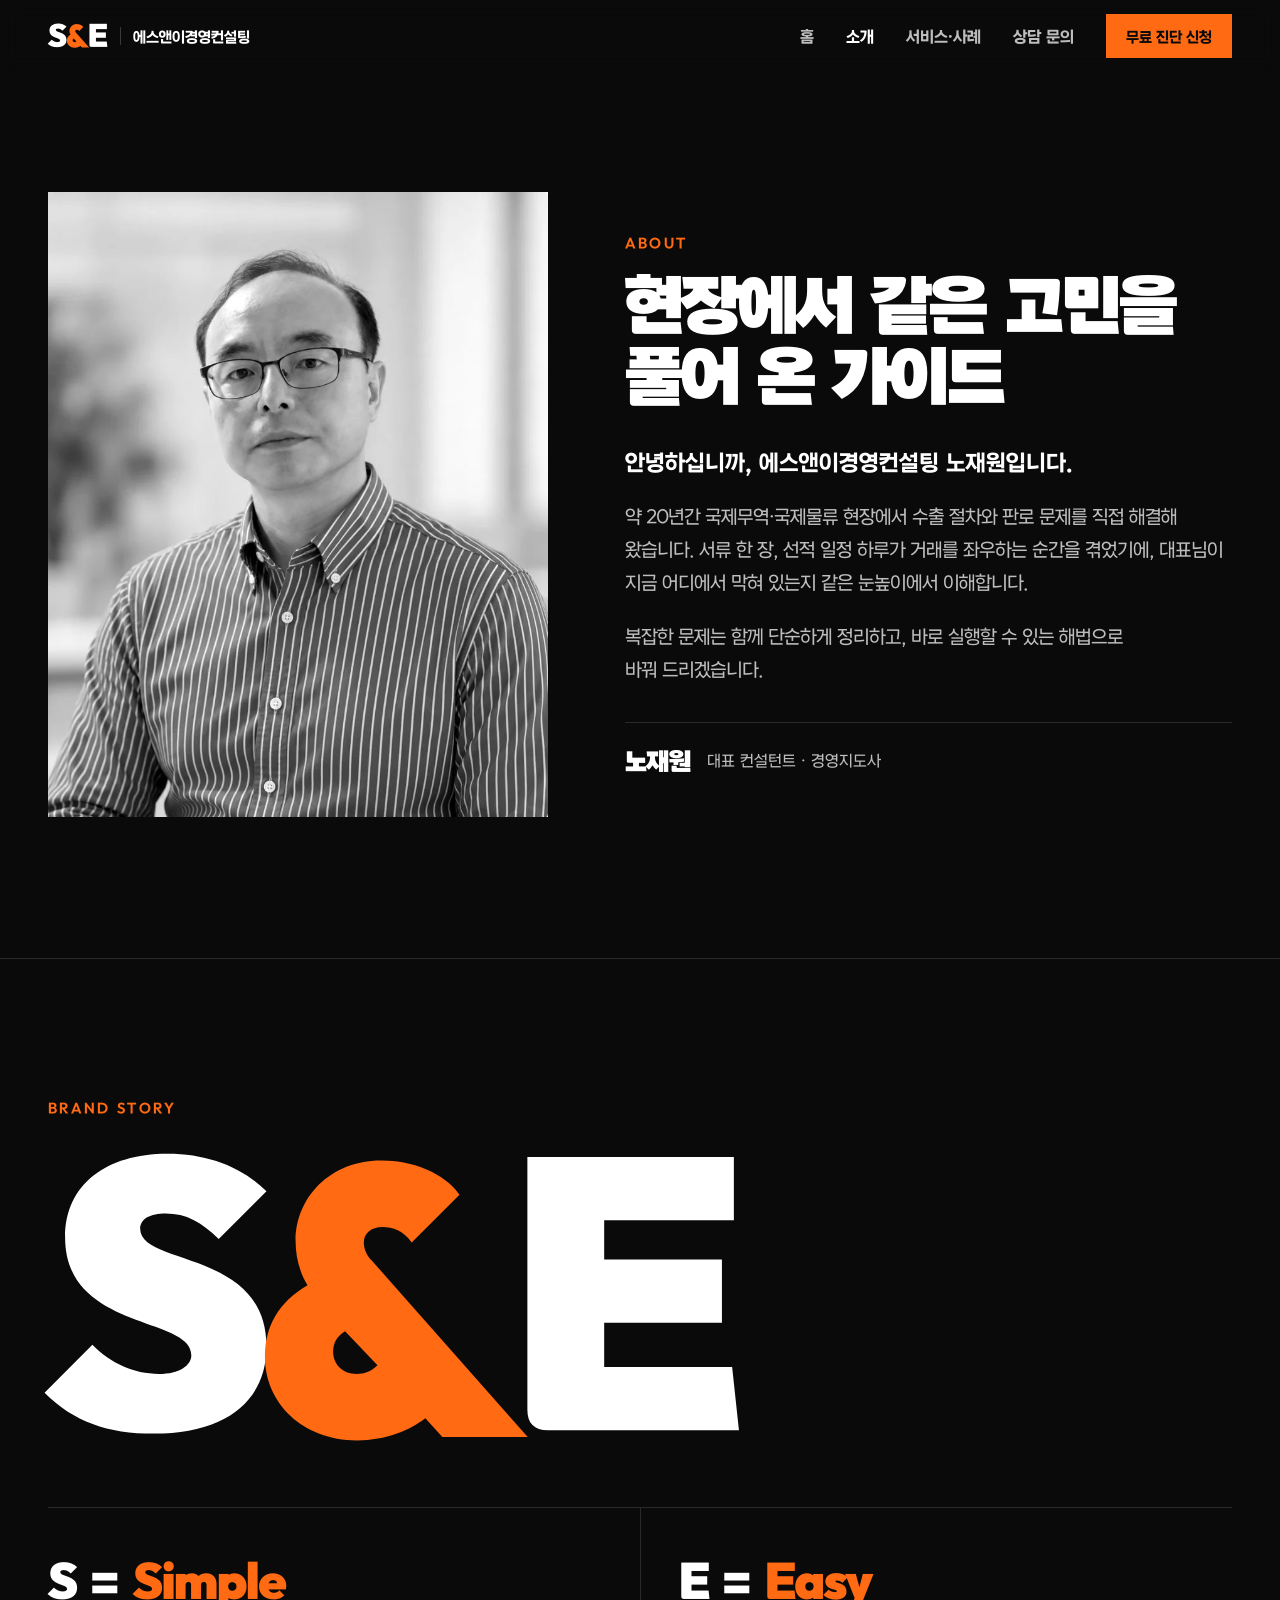
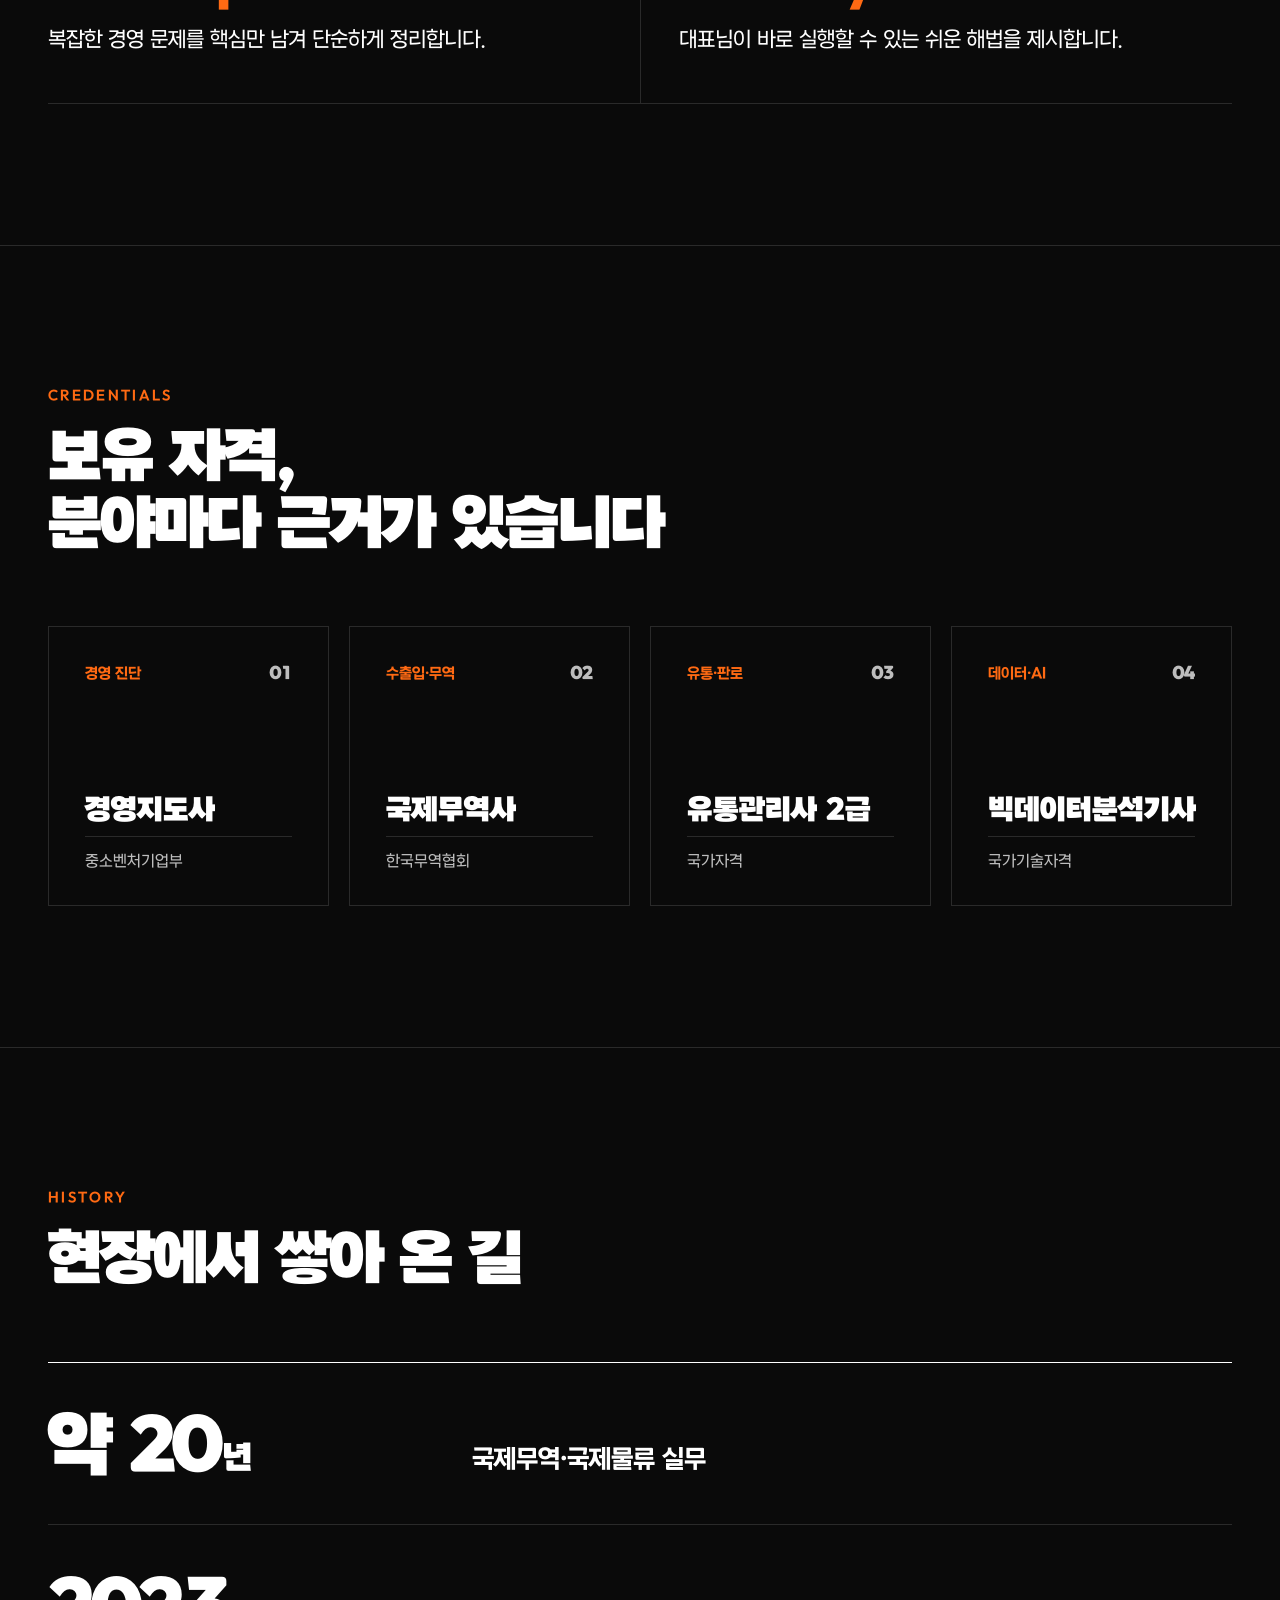
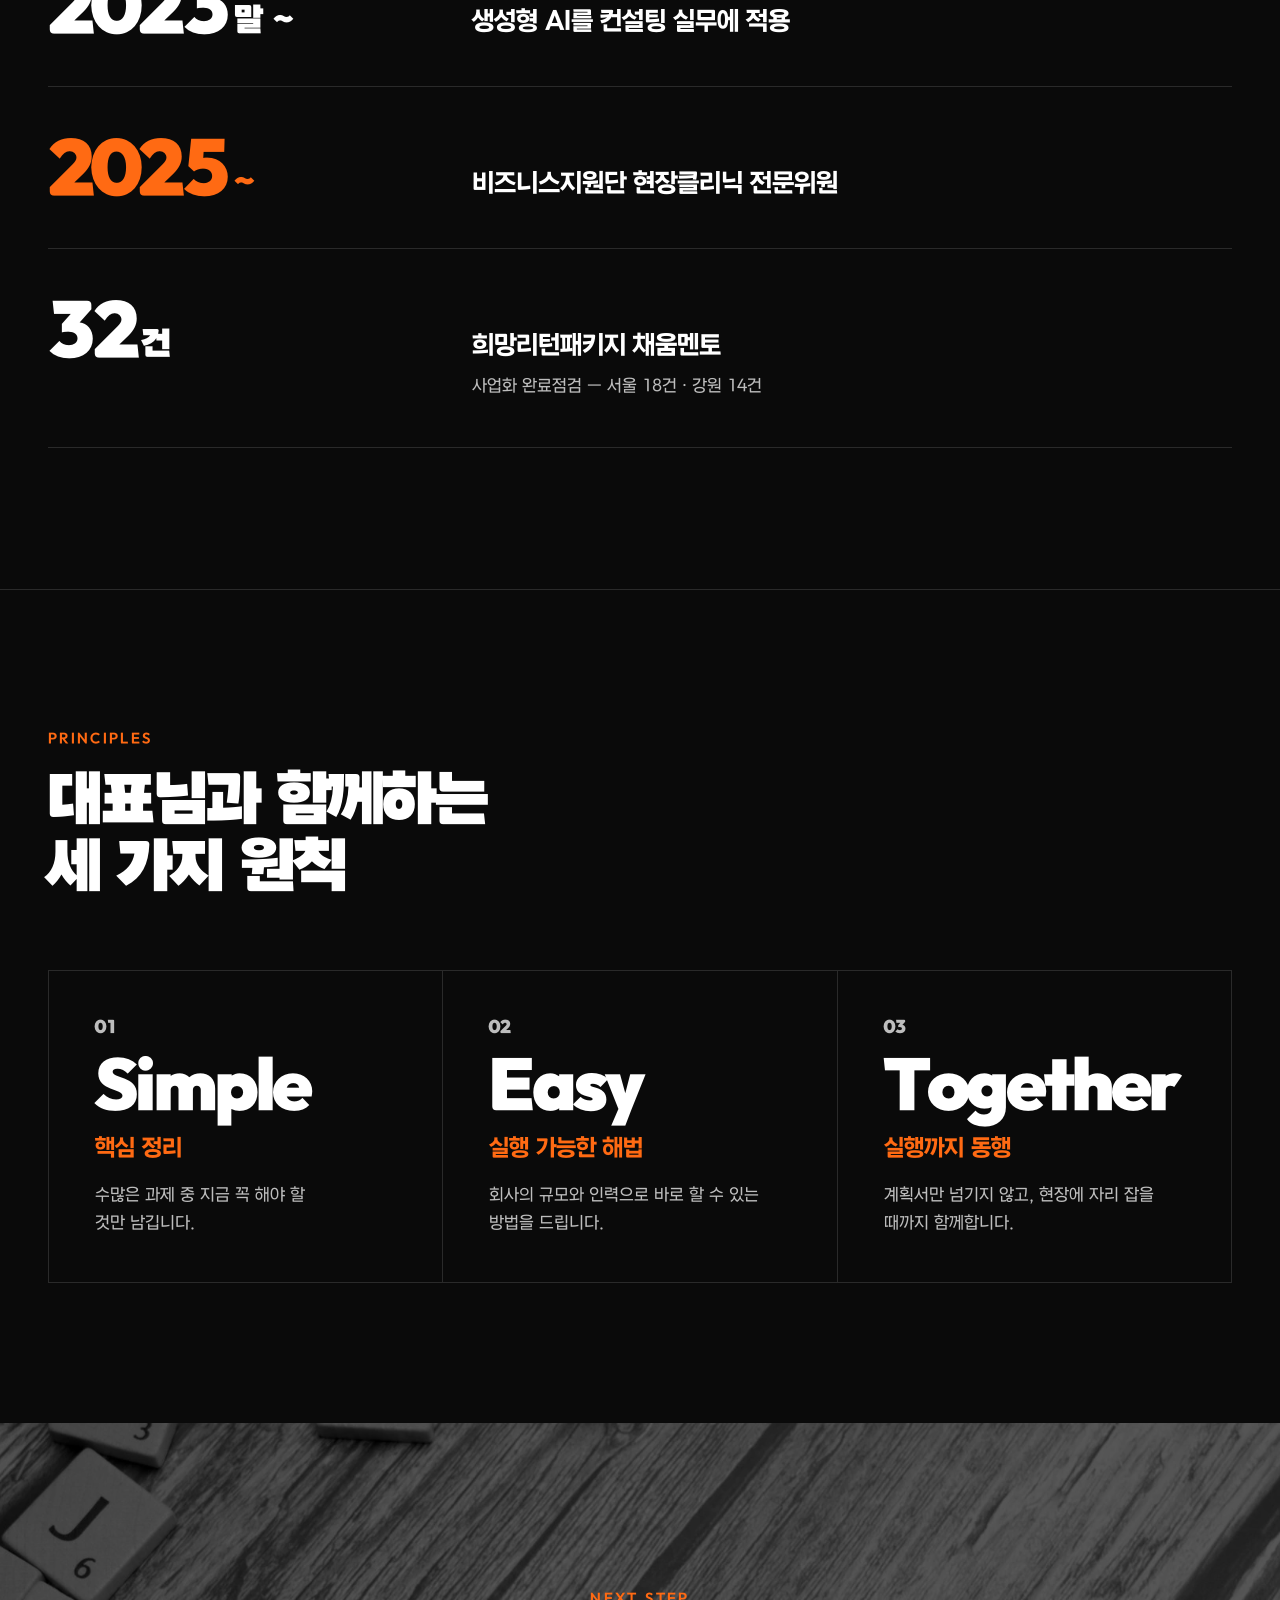
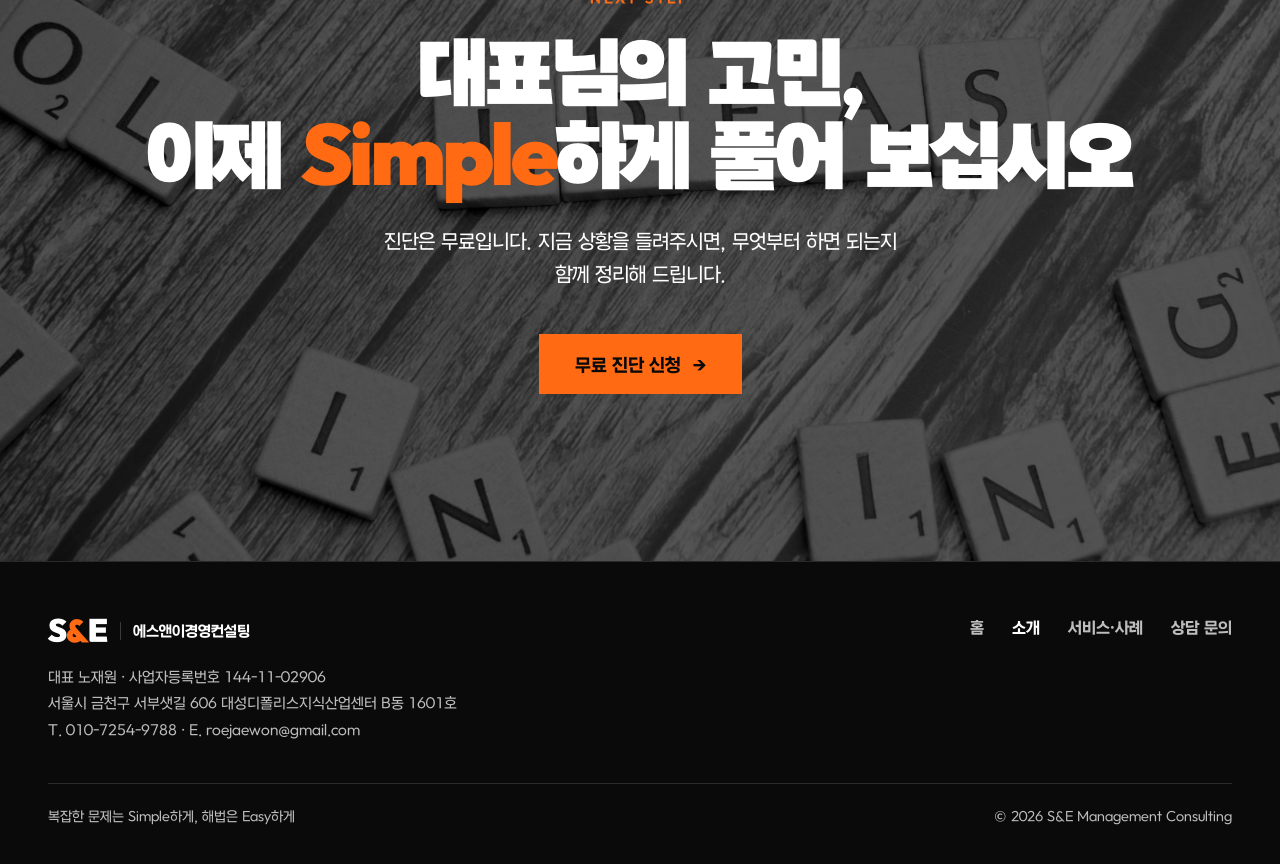
<file: about.html>
<!DOCTYPE html>
<html lang="ko">
<head>
  <meta charset="utf-8">
  <meta name="viewport" content="width=device-width, initial-scale=1">
  <title>소개 — 에스앤이경영컨설팅</title>
  <link rel="preload" href="assets/fonts/a2z-regular.woff2" as="font" type="font/woff2" crossorigin>
  <link rel="preload" href="assets/fonts/a2z-bold.woff2" as="font" type="font/woff2" crossorigin>
  <link rel="preload" href="assets/fonts/a2z-black.woff2" as="font" type="font/woff2" crossorigin>
  <link rel="stylesheet" href="assets/css/style.css">
  <script src="assets/js/main.js"></script>
</head>
<body data-page="about">
<div style="background:#0A0A0A; min-height:100vh;">

<!-- Header -->
<header class="site-header" style="position:fixed; top:0; left:0; right:0; z-index:100; backdrop-filter:blur(10px); transition:background .3s ease, border-color .3s ease;">
  <div style="max-width:1296px; margin:0 auto; height:72px; padding:0 clamp(20px,4vw,48px); display:flex; align-items:center; justify-content:space-between; gap:16px;">
    <a href="index.html" style="display:flex; align-items:center; gap:12px; color:#FFFFFF; min-width:0;">
      <span style="font-weight:900; font-size:26px; letter-spacing:-0.03em; line-height:1;">S<span style="color:#FF6A13;">&amp;</span>E</span>
      <span class="only-wide" style="width:1px; height:18px; background:#3A3A3A;"></span>
      <span class="only-wide" style="font-weight:700; font-size:14px; white-space:nowrap;">에스앤이경영컨설팅</span>
    </a>
    <div style="display:flex; align-items:center; gap:32px;">
      <nav class="only-wide" style="display:flex; gap:32px; font-weight:700; font-size:15px;">
        <a class="hover-white" href="index.html" style="color:#BDBDBD;">홈</a>
        <a href="#top" style="color:#FFFFFF;">소개</a>
        <a class="hover-white" href="services.html" style="color:#BDBDBD;">서비스·사례</a>
        <a class="hover-white" href="contact.html" style="color:#BDBDBD;">상담 문의</a>
      </nav>
      <div style="display:flex; align-items:center; gap:8px;">
        <a class="only-wide hover-accent" href="contact.html" style="display:inline-flex; align-items:center; height:44px; padding:0 20px; background:#FF6A13; color:#0A0A0A; font-weight:700; font-size:14px; white-space:nowrap;">무료 진단 신청</a>
        <button class="only-narrow" type="button" data-menu-toggle aria-label="메뉴" aria-expanded="false" style="width:44px; height:44px; border:0; background:transparent; display:flex; flex-direction:column; align-items:center; justify-content:center; gap:5px; cursor:pointer; padding:0;">
          <span style="width:22px; height:2px; background:#FFFFFF;"></span><span style="width:22px; height:2px; background:#FFFFFF;"></span><span style="width:22px; height:2px; background:#FFFFFF;"></span>
        </button>
      </div>
    </div>
  </div>
  <nav class="mobile-menu" hidden style="display:flex; flex-direction:column; background:#0A0A0A; border-top:1px solid #2A2A2A; padding:8px clamp(20px,4vw,48px) 20px;">
    <a href="index.html" data-menu-close style="display:flex; align-items:center; height:56px; font-weight:700; font-size:17px; border-bottom:1px solid #2A2A2A; color:#BDBDBD;">홈</a>
    <a href="#top" data-menu-close style="display:flex; align-items:center; height:56px; font-weight:700; font-size:17px; border-bottom:1px solid #2A2A2A; color:#FFFFFF;">소개</a>
    <a href="services.html" data-menu-close style="display:flex; align-items:center; height:56px; font-weight:700; font-size:17px; border-bottom:1px solid #2A2A2A; color:#BDBDBD;">서비스·사례</a>
    <a href="contact.html" data-menu-close style="display:flex; align-items:center; height:56px; font-weight:700; font-size:17px; color:#BDBDBD;">상담 문의</a>
    <a href="contact.html" data-menu-close style="display:flex; align-items:center; justify-content:center; gap:10px; height:56px; margin-top:16px; background:#FF6A13; color:#0A0A0A; font-weight:700; font-size:16px;">무료 진단 신청 <span>→</span></a>
  </nav>
</header>

<!-- About intro -->
<section id="top" data-screen-label="About" style="background:#0A0A0A;">
  <div style="max-width:1296px; margin:0 auto; padding:clamp(128px,16vw,192px) clamp(20px,4vw,48px) clamp(88px,11vw,152px); display:flex; flex-wrap:wrap; gap:clamp(40px,6vw,96px); align-items:center;">
    <div style="flex:1 1 300px; max-width:500px; aspect-ratio:4/5; overflow:hidden; background:#141414;">
      <img src="assets/img/profile.webp" alt="노재원 대표 컨설턴트" style="width:100%; height:100%; object-fit:cover; object-position:center 20%; filter:grayscale(100%); display:block;">
    </div>
    <div style="flex:1 1 380px;">
      <div style="font-weight:700; font-size:13px; letter-spacing:0.18em; text-transform:uppercase; color:#FF6A13; margin-bottom:18px;">About</div>
      <h1 style="font-weight:900; font-size:clamp(34px,4.6vw,64px); line-height:1.2; letter-spacing:-0.03em; margin:0 0 36px; text-wrap:balance;">현장에서 같은 고민을<br>풀어 온 가이드</h1>
      <p style="font-weight:700; font-size:clamp(18px,1.7vw,21px); line-height:1.6; color:#FFFFFF; margin:0 0 20px;">안녕하십니까, 에스앤이경영컨설팅 노재원입니다.</p>
      <p style="font-size:clamp(16px,1.4vw,18px); line-height:1.85; color:#BDBDBD; margin:0 0 20px; text-wrap:pretty;">약 20년간 국제무역·국제물류 현장에서 수출 절차와 판로 문제를 직접 해결해 왔습니다. 서류 한 장, 선적 일정 하루가 거래를 좌우하는 순간을 겪었기에, 대표님이 지금 어디에서 막혀 있는지 같은 눈높이에서 이해합니다.</p>
      <p style="font-size:clamp(16px,1.4vw,18px); line-height:1.85; color:#BDBDBD; margin:0 0 36px; text-wrap:pretty;">복잡한 문제는 함께 단순하게 정리하고, 바로 실행할 수 있는 해법으로 바꿔 드리겠습니다.</p>
      <div style="display:flex; align-items:center; gap:16px; padding-top:24px; border-top:1px solid #2A2A2A;">
        <span style="font-weight:900; font-size:22px;">노재원</span>
        <span style="font-size:15px; color:#BDBDBD;">대표 컨설턴트 · 경영지도사</span>
      </div>
    </div>
  </div>
</section>

<!-- Brand Story -->
<section data-screen-label="Brand Story" style="background:#0A0A0A; border-top:1px solid #2A2A2A; overflow:hidden;">
  <div style="max-width:1296px; margin:0 auto; padding:clamp(88px,11vw,152px) clamp(20px,4vw,48px);">
    <div style="font-weight:700; font-size:13px; letter-spacing:0.18em; text-transform:uppercase; color:#FF6A13; margin-bottom:clamp(24px,3vw,40px);">Brand Story</div>
    <div style="font-weight:900; font-size:clamp(120px,24vw,340px); line-height:0.9; letter-spacing:-0.05em; margin:0 0 clamp(48px,6vw,80px);">S<span style="color:#FF6A13;">&amp;</span>E</div>
    <div style="display:grid; grid-template-columns:repeat(auto-fit,minmax(min(100%,360px),1fr)); gap:1px; background:#2A2A2A; border-top:1px solid #2A2A2A; border-bottom:1px solid #2A2A2A;">
      <div data-reveal="" data-delay="550" style="background:#0A0A0A; padding:clamp(32px,4vw,48px) clamp(0px,3vw,40px) clamp(32px,4vw,48px) 0; display:flex; flex-direction:column; gap:16px;">
        <div style="font-weight:900; font-size:clamp(28px,3.2vw,44px); line-height:1.2; letter-spacing:-0.02em;">S = <span style="color:#FF6A13;">Simple</span></div>
        <p style="margin:0; font-size:clamp(17px,1.6vw,20px); line-height:1.7; color:#FFFFFF; text-wrap:pretty;">복잡한 경영 문제를 핵심만 남겨 단순하게 정리합니다.</p>
      </div>
      <div data-reveal="" data-delay="1150" style="background:#0A0A0A; padding:clamp(32px,4vw,48px) 0 clamp(32px,4vw,48px) clamp(0px,3vw,40px); display:flex; flex-direction:column; gap:16px;">
        <div style="font-weight:900; font-size:clamp(28px,3.2vw,44px); line-height:1.2; letter-spacing:-0.02em;">E = <span style="color:#FF6A13;">Easy</span></div>
        <p style="margin:0; font-size:clamp(17px,1.6vw,20px); line-height:1.7; color:#FFFFFF; text-wrap:pretty;">대표님이 바로 실행할 수 있는 쉬운 해법을 제시합니다.</p>
      </div>
    </div>
  </div>
</section>

<!-- Credentials -->
<section data-screen-label="Credentials" style="background:#0A0A0A; border-top:1px solid #2A2A2A;">
  <div style="max-width:1296px; margin:0 auto; padding:clamp(88px,11vw,152px) clamp(20px,4vw,48px);">
    <div style="font-weight:700; font-size:13px; letter-spacing:0.18em; text-transform:uppercase; color:#FF6A13; margin-bottom:18px;">Credentials</div>
    <h2 style="font-weight:900; font-size:clamp(30px,4.2vw,56px); line-height:1.24; letter-spacing:-0.02em; margin:0 0 clamp(48px,6vw,72px);">보유 자격,<br>분야마다 근거가 있습니다</h2>
    <div style="display:grid; grid-template-columns:var(--cols-4-2-1); gap:20px;">
      <div class="hover-line" style="border:1px solid #2A2A2A; padding:clamp(28px,3vw,36px); display:flex; flex-direction:column; gap:28px; min-height:280px; transition:border-color .2s;">
        <div style="display:flex; justify-content:space-between; align-items:baseline;"><span style="font-weight:700; font-size:14px; color:#FF6A13;">경영 진단</span><span style="font-weight:900; font-size:15px; color:#BDBDBD;">01</span></div>
        <div style="flex:1; display:flex; flex-direction:column; justify-content:flex-end; gap:10px;">
          <div style="font-weight:900; font-size:clamp(22px,2vw,26px); line-height:1.35;">경영지도사</div>
          <div style="font-size:15px; color:#BDBDBD; padding-top:14px; border-top:1px solid #2A2A2A;">중소벤처기업부</div>
        </div>
      </div>
      <div class="hover-line" style="border:1px solid #2A2A2A; padding:clamp(28px,3vw,36px); display:flex; flex-direction:column; gap:28px; min-height:280px; transition:border-color .2s;">
        <div style="display:flex; justify-content:space-between; align-items:baseline;"><span style="font-weight:700; font-size:14px; color:#FF6A13;">수출입·무역</span><span style="font-weight:900; font-size:15px; color:#BDBDBD;">02</span></div>
        <div style="flex:1; display:flex; flex-direction:column; justify-content:flex-end; gap:10px;">
          <div style="font-weight:900; font-size:clamp(22px,2vw,26px); line-height:1.35;">국제무역사</div>
          <div style="font-size:15px; color:#BDBDBD; padding-top:14px; border-top:1px solid #2A2A2A;">한국무역협회</div>
        </div>
      </div>
      <div class="hover-line" style="border:1px solid #2A2A2A; padding:clamp(28px,3vw,36px); display:flex; flex-direction:column; gap:28px; min-height:280px; transition:border-color .2s;">
        <div style="display:flex; justify-content:space-between; align-items:baseline;"><span style="font-weight:700; font-size:14px; color:#FF6A13;">유통·판로</span><span style="font-weight:900; font-size:15px; color:#BDBDBD;">03</span></div>
        <div style="flex:1; display:flex; flex-direction:column; justify-content:flex-end; gap:10px;">
          <div style="font-weight:900; font-size:clamp(22px,2vw,26px); line-height:1.35;">유통관리사 2급</div>
          <div style="font-size:15px; color:#BDBDBD; padding-top:14px; border-top:1px solid #2A2A2A;">국가자격</div>
        </div>
      </div>
      <div class="hover-line" style="border:1px solid #2A2A2A; padding:clamp(28px,3vw,36px); display:flex; flex-direction:column; gap:28px; min-height:280px; transition:border-color .2s;">
        <div style="display:flex; justify-content:space-between; align-items:baseline;"><span style="font-weight:700; font-size:14px; color:#FF6A13;">데이터·AI</span><span style="font-weight:900; font-size:15px; color:#BDBDBD;">04</span></div>
        <div style="flex:1; display:flex; flex-direction:column; justify-content:flex-end; gap:10px;">
          <div style="font-weight:900; font-size:clamp(22px,2vw,26px); line-height:1.35;">빅데이터분석기사</div>
          <div style="font-size:15px; color:#BDBDBD; padding-top:14px; border-top:1px solid #2A2A2A;">국가기술자격</div>
        </div>
      </div>
    </div>
  </div>
</section>

<!-- History -->
<section data-screen-label="History" style="background:#0A0A0A; border-top:1px solid #2A2A2A;">
  <div style="max-width:1296px; margin:0 auto; padding:clamp(88px,11vw,152px) clamp(20px,4vw,48px);">
    <div style="font-weight:700; font-size:13px; letter-spacing:0.18em; text-transform:uppercase; color:#FF6A13; margin-bottom:18px;">History</div>
    <h2 style="font-weight:900; font-size:clamp(30px,4.2vw,56px); line-height:1.24; letter-spacing:-0.02em; margin:0 0 clamp(48px,6vw,72px);">현장에서 쌓아 온 길</h2>
    <div style="display:flex; flex-direction:column; border-top:1px solid #FFFFFF;">
      <div style="display:flex; flex-wrap:wrap; gap:12px clamp(24px,5vw,80px); align-items:baseline; padding:clamp(32px,4vw,48px) 0; border-bottom:1px solid #2A2A2A;">
        <div style="flex:0 1 360px; min-width:200px; font-weight:900; font-size:clamp(40px,5vw,72px); line-height:1; letter-spacing:-0.03em;">약 20<span style="font-size:0.45em; letter-spacing:0; margin-left:4px;">년</span></div>
        <div style="flex:1 1 360px; font-weight:700; font-size:clamp(19px,1.9vw,24px); line-height:1.5;">국제무역·국제물류 실무</div>
      </div>
      <div style="display:flex; flex-wrap:wrap; gap:12px clamp(24px,5vw,80px); align-items:baseline; padding:clamp(32px,4vw,48px) 0; border-bottom:1px solid #2A2A2A;">
        <div style="flex:0 1 360px; min-width:200px; font-weight:900; font-size:clamp(40px,5vw,72px); line-height:1; letter-spacing:-0.03em;">2023<span style="font-size:0.45em; letter-spacing:0; margin-left:6px;">말 ~</span></div>
        <div style="flex:1 1 360px; font-weight:700; font-size:clamp(19px,1.9vw,24px); line-height:1.5;">생성형 AI를 컨설팅 실무에 적용</div>
      </div>
      <div style="display:flex; flex-wrap:wrap; gap:12px clamp(24px,5vw,80px); align-items:baseline; padding:clamp(32px,4vw,48px) 0; border-bottom:1px solid #2A2A2A;">
        <div style="flex:0 1 360px; min-width:200px; font-weight:900; font-size:clamp(40px,5vw,72px); line-height:1; letter-spacing:-0.03em; color:#FF6A13;">2025<span style="font-size:0.45em; letter-spacing:0; margin-left:6px;">~</span></div>
        <div style="flex:1 1 360px; display:flex; flex-direction:column; gap:16px;">
          <div style="font-weight:700; font-size:clamp(19px,1.9vw,24px); line-height:1.5;">비즈니스지원단 현장클리닉 전문위원</div>
        </div>
      </div>
      <div style="display:flex; flex-wrap:wrap; gap:12px clamp(24px,5vw,80px); align-items:baseline; padding:clamp(32px,4vw,48px) 0; border-bottom:1px solid #2A2A2A;">
        <div style="flex:0 1 360px; min-width:200px; font-weight:900; font-size:clamp(40px,5vw,72px); line-height:1; letter-spacing:-0.03em;">32<span style="font-size:0.45em; letter-spacing:0; margin-left:4px;">건</span></div>
        <div style="flex:1 1 360px; display:flex; flex-direction:column; gap:10px;">
          <div style="font-weight:700; font-size:clamp(19px,1.9vw,24px); line-height:1.5;">희망리턴패키지 채움멘토</div>
          <div style="font-size:16px; line-height:1.7; color:#BDBDBD;">사업화 완료점검 — 서울 18건 · 강원 14건</div>
        </div>
      </div>
    </div>
  </div>
</section>

<!-- Principles -->
<section data-screen-label="Principles" style="background:#0A0A0A; border-top:1px solid #2A2A2A;">
  <div style="max-width:1296px; margin:0 auto; padding:clamp(88px,11vw,152px) clamp(20px,4vw,48px);">
    <div style="font-weight:700; font-size:13px; letter-spacing:0.18em; text-transform:uppercase; color:#FF6A13; margin-bottom:18px;">Principles</div>
    <h2 style="font-weight:900; font-size:clamp(30px,4.2vw,56px); line-height:1.24; letter-spacing:-0.02em; margin:0 0 clamp(48px,6vw,72px);">대표님과 함께하는<br>세 가지 원칙</h2>
    <div style="display:grid; grid-template-columns:repeat(auto-fit,minmax(min(100%,300px),1fr)); gap:1px; background:#2A2A2A; border:1px solid #2A2A2A;">
      <div style="background:#0A0A0A; padding:clamp(32px,3.6vw,48px); display:flex; flex-direction:column; gap:20px;">
        <span style="font-weight:900; font-size:15px; color:#BDBDBD;">01</span>
        <div style="font-weight:900; font-size:clamp(40px,4.6vw,64px); line-height:1; letter-spacing:-0.03em;">Simple</div>
        <div style="font-weight:700; font-size:clamp(19px,1.7vw,22px); color:#FF6A13;">핵심 정리</div>
        <p style="margin:0; font-size:16px; line-height:1.75; color:#BDBDBD; text-wrap:pretty;">수많은 과제 중 지금 꼭 해야 할 것만 남깁니다.</p>
      </div>
      <div style="background:#0A0A0A; padding:clamp(32px,3.6vw,48px); display:flex; flex-direction:column; gap:20px;">
        <span style="font-weight:900; font-size:15px; color:#BDBDBD;">02</span>
        <div style="font-weight:900; font-size:clamp(40px,4.6vw,64px); line-height:1; letter-spacing:-0.03em;">Easy</div>
        <div style="font-weight:700; font-size:clamp(19px,1.7vw,22px); color:#FF6A13;">실행 가능한 해법</div>
        <p style="margin:0; font-size:16px; line-height:1.75; color:#BDBDBD; text-wrap:pretty;">회사의 규모와 인력으로 바로 할 수 있는 방법을 드립니다.</p>
      </div>
      <div style="background:#0A0A0A; padding:clamp(32px,3.6vw,48px); display:flex; flex-direction:column; gap:20px;">
        <span style="font-weight:900; font-size:15px; color:#BDBDBD;">03</span>
        <div style="font-weight:900; font-size:clamp(40px,4.6vw,64px); line-height:1; letter-spacing:-0.03em;">Together</div>
        <div style="font-weight:700; font-size:clamp(19px,1.7vw,22px); color:#FF6A13;">실행까지 동행</div>
        <p style="margin:0; font-size:16px; line-height:1.75; color:#BDBDBD; text-wrap:pretty;">계획서만 넘기지 않고, 현장에 자리 잡을 때까지 함께합니다.</p>
      </div>
    </div>
  </div>
</section>

<!-- CTA -->
<section id="cta" data-screen-label="CTA" style="position:relative; overflow:hidden; background:#0A0A0A;">
  <img src="assets/img/about-cta.webp" alt="" style="animation:se-zoom 32s ease-in-out infinite alternate; position:absolute; inset:0; width:100%; height:100%; object-fit:cover; filter:grayscale(100%);">
  <div style="position:absolute; inset:0; background:rgba(0,0,0,0.66);"></div>
  <div style="position:relative; z-index:1; max-width:1296px; margin:0 auto; padding:clamp(104px,13vw,176px) clamp(20px,4vw,48px); display:flex; flex-direction:column; align-items:center; text-align:center;">
    <div style="font-weight:700; font-size:13px; letter-spacing:0.18em; text-transform:uppercase; color:#FF6A13; margin-bottom:24px;">Next Step</div>
    <h2 style="font-weight:900; font-size:clamp(34px,5.4vw,72px); line-height:1.2; letter-spacing:-0.03em; margin:0 0 28px; text-wrap:balance;">대표님의 고민,<br>이제 <span style="color:#FF6A13;">Simple</span>하게 풀어 보십시오</h2>
    <p style="font-size:clamp(16px,1.5vw,19px); line-height:1.75; color:#FFFFFF; max-width:540px; margin:0 0 44px; text-wrap:pretty;">진단은 무료입니다. 지금 상황을 들려주시면, 무엇부터 하면 되는지 함께 정리해 드립니다.</p>
    <a class="hover-accent" href="contact.html" style="display:inline-flex; align-items:center; gap:12px; height:60px; padding:0 36px; background:#FF6A13; color:#0A0A0A; font-weight:700; font-size:17px;">무료 진단 신청 <span>→</span></a>
  </div>
</section>

<!-- Footer -->
<footer style="background:#0A0A0A; border-top:1px solid #2A2A2A;">
  <div style="max-width:1296px; margin:0 auto; padding:56px clamp(20px,4vw,48px) 40px; display:flex; flex-direction:column; gap:40px;">
    <div style="display:flex; flex-wrap:wrap; justify-content:space-between; gap:32px;">
      <div style="display:flex; flex-direction:column; gap:20px;">
        <div style="display:flex; align-items:center; gap:12px;">
          <span style="font-weight:900; font-size:26px; letter-spacing:-0.03em; line-height:1;">S<span style="color:#FF6A13;">&amp;</span>E</span>
          <span style="width:1px; height:18px; background:#3A3A3A;"></span>
          <span style="font-weight:700; font-size:14px;">에스앤이경영컨설팅</span>
        </div>
        <div style="font-size:14px; line-height:1.9; color:#BDBDBD;">대표 노재원 · 사업자등록번호 144-11-02906<br>서울시 금천구 서부샛길 606 대성디폴리스지식산업센터 B동 1601호<br>T. <a class="hover-white" href="tel:010-7254-9788" style="color:#BDBDBD;">010-7254-9788</a> · E. <a class="hover-white" href="mailto:roejaewon@gmail.com" style="color:#BDBDBD;">roejaewon@gmail.com</a></div>
      </div>
      <nav style="display:flex; flex-wrap:wrap; gap:12px 28px; font-weight:700; font-size:15px; align-items:flex-start;">
        <a class="hover-white" href="index.html" style="color:#BDBDBD;">홈</a>
        <a href="#top" style="color:#FFFFFF;">소개</a>
        <a class="hover-white" href="services.html" style="color:#BDBDBD;">서비스·사례</a>
        <a class="hover-white" href="contact.html" style="color:#BDBDBD;">상담 문의</a>
      </nav>
    </div>
    <div style="border-top:1px solid #2A2A2A; padding-top:24px; display:flex; flex-wrap:wrap; justify-content:space-between; gap:12px; font-size:13px; color:#BDBDBD;">
      <span>복잡한 문제는 Simple하게, 해법은 Easy하게</span>
      <span>© 2026 S&amp;E Management Consulting</span>
    </div>
  </div>
</footer>

</div>
</body>
</html>
</file>
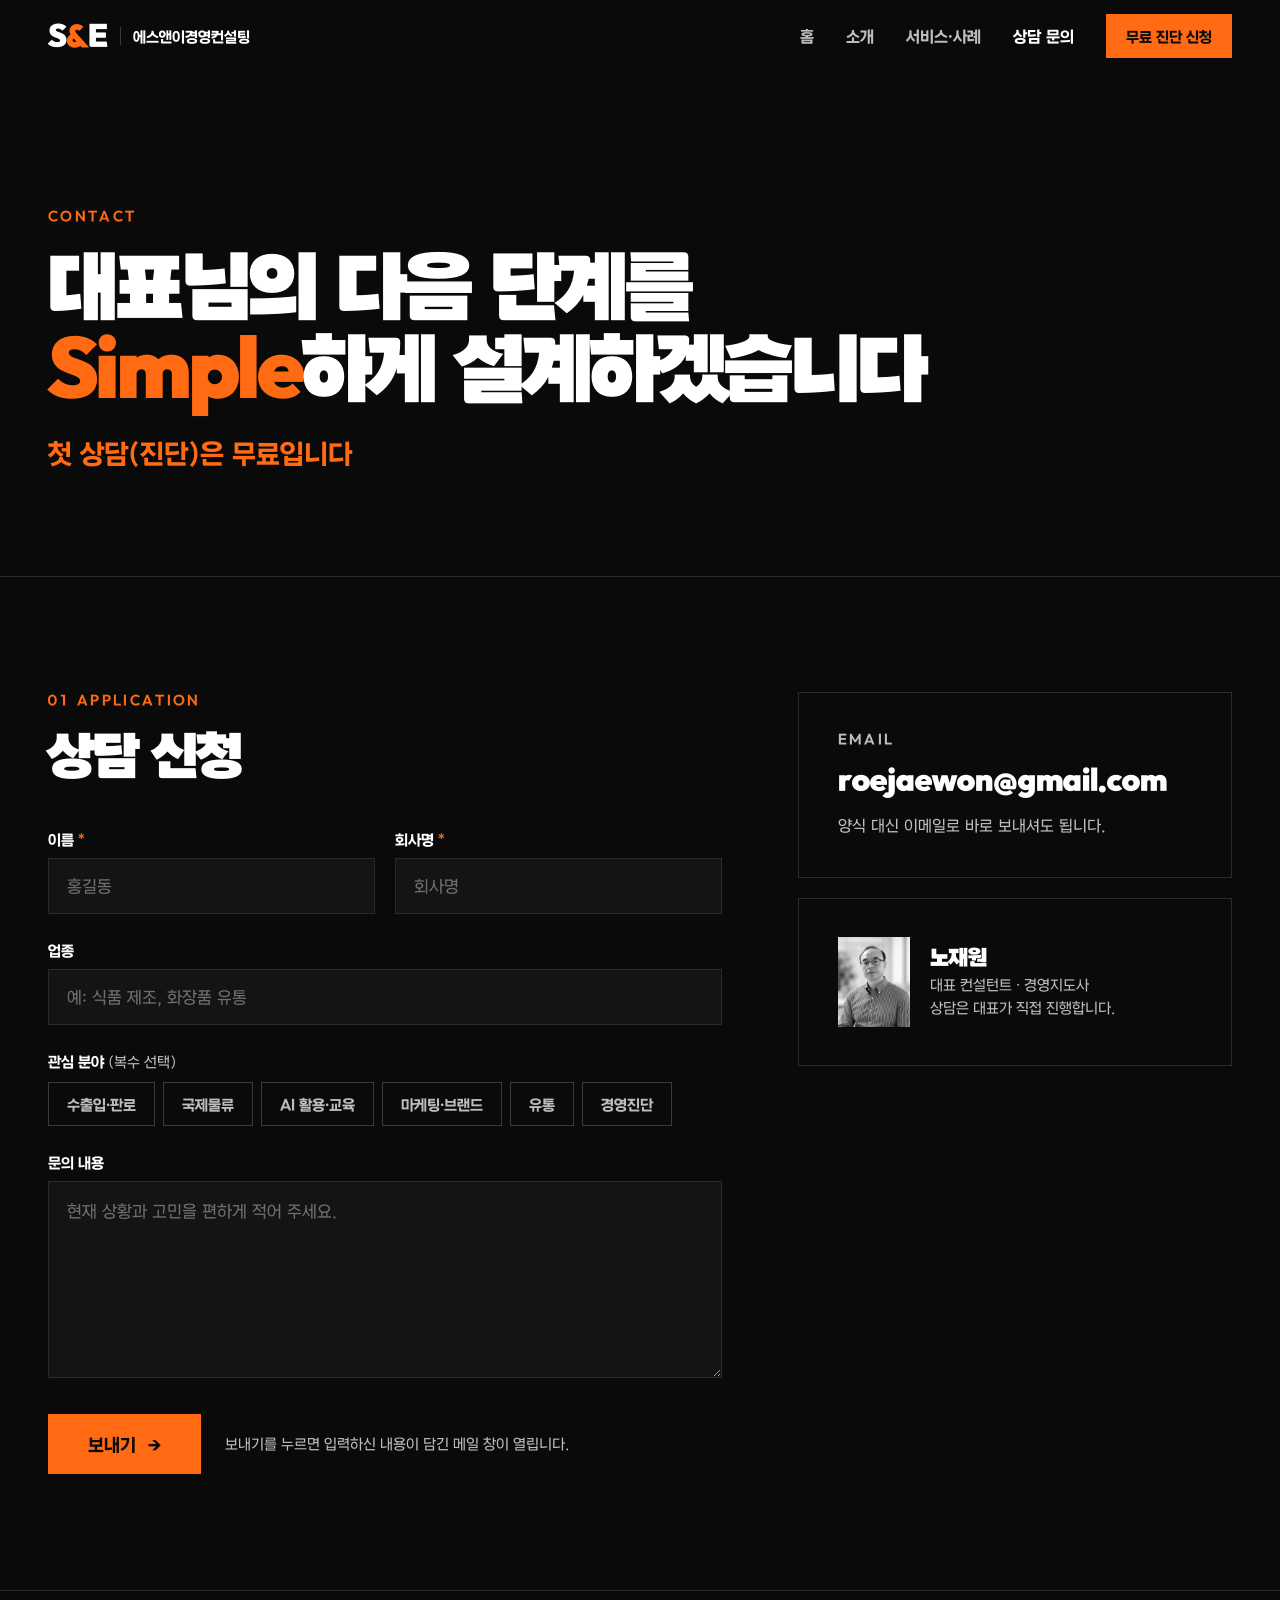
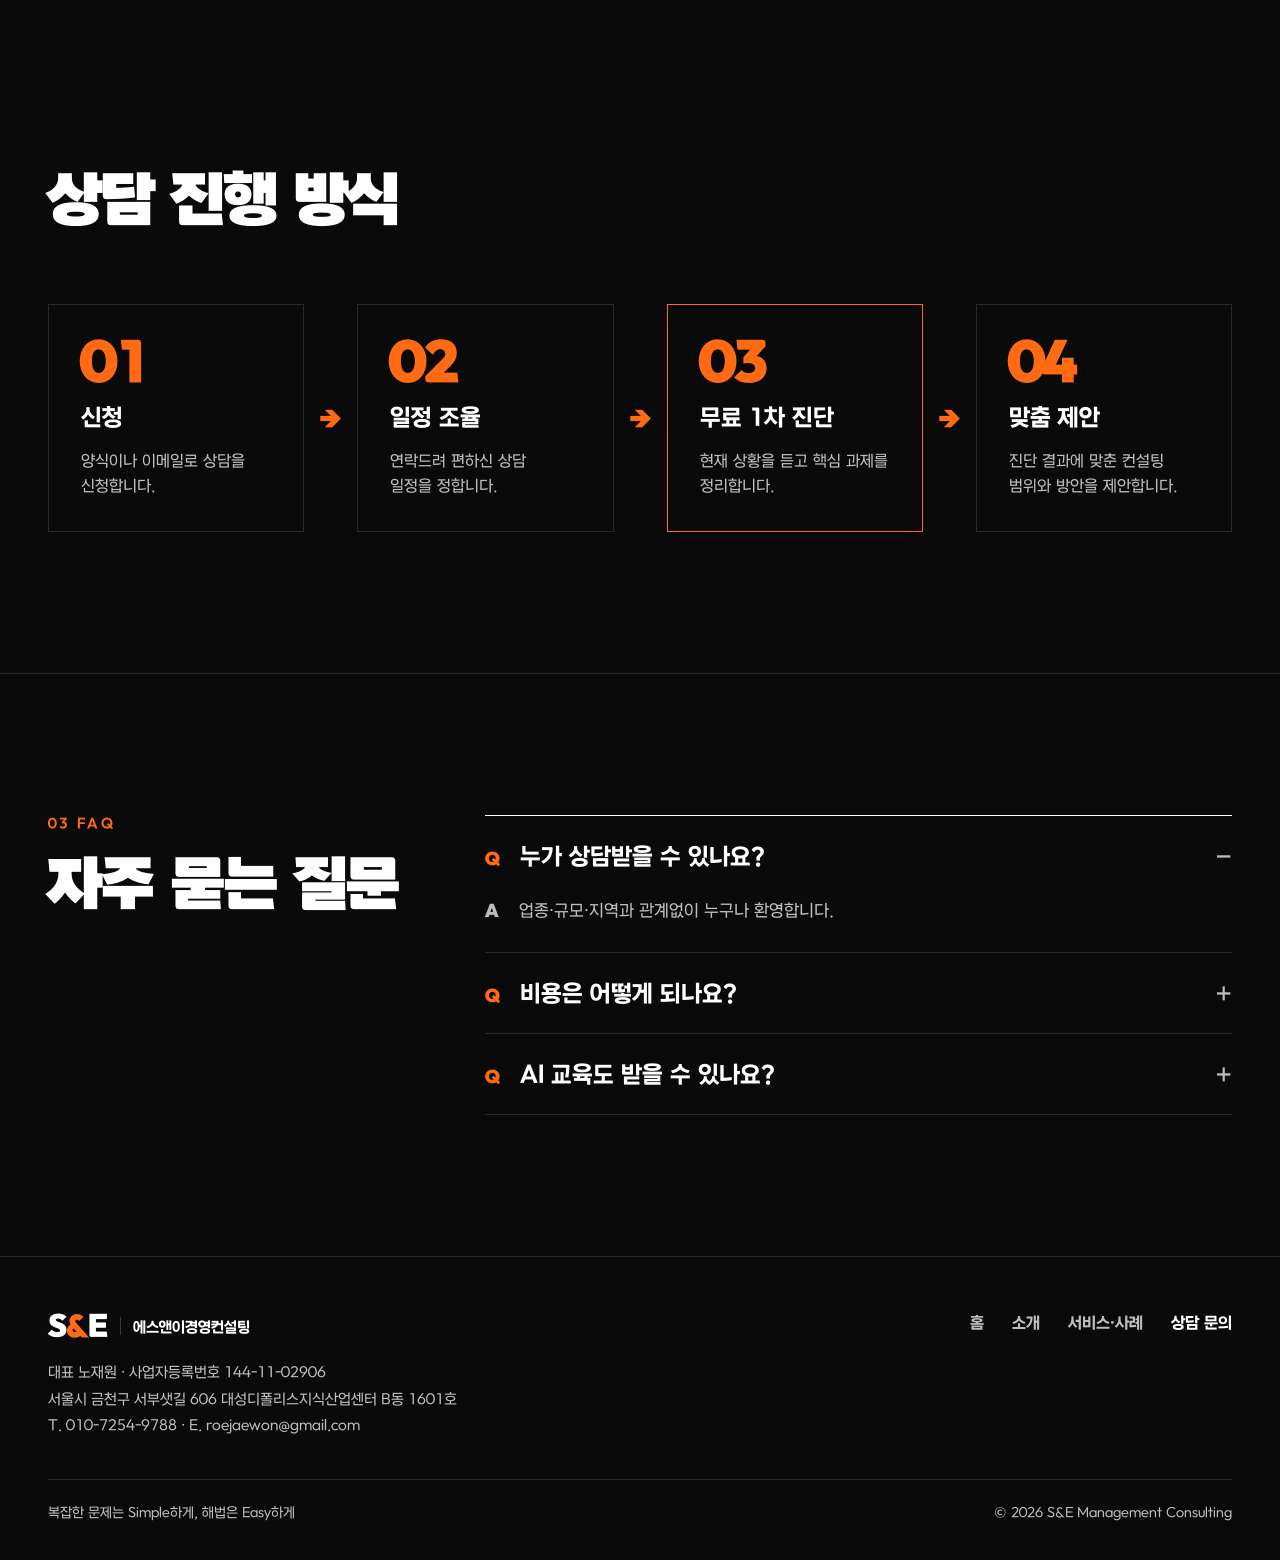
<file: contact.html>
<!DOCTYPE html>
<html lang="ko">
<head>
  <meta charset="utf-8">
  <meta name="viewport" content="width=device-width, initial-scale=1">
  <title>상담 문의 — 에스앤이경영컨설팅</title>
  <link rel="preload" href="assets/fonts/a2z-regular.woff2" as="font" type="font/woff2" crossorigin>
  <link rel="preload" href="assets/fonts/a2z-bold.woff2" as="font" type="font/woff2" crossorigin>
  <link rel="preload" href="assets/fonts/a2z-black.woff2" as="font" type="font/woff2" crossorigin>
  <link rel="stylesheet" href="assets/css/style.css">
  <script src="assets/js/main.js"></script>
</head>
<body data-page="contact">
<div style="background:#0A0A0A; min-height:100vh;">

<!-- Header -->
<header class="site-header" style="position:fixed; top:0; left:0; right:0; z-index:100; backdrop-filter:blur(10px); transition:background .3s ease, border-color .3s ease;">
  <div style="max-width:1296px; margin:0 auto; height:72px; padding:0 clamp(20px,4vw,48px); display:flex; align-items:center; justify-content:space-between; gap:16px;">
    <a href="index.html" style="display:flex; align-items:center; gap:12px; color:#FFFFFF; min-width:0;">
      <span style="font-weight:900; font-size:26px; letter-spacing:-0.03em; line-height:1;">S<span style="color:#FF6A13;">&amp;</span>E</span>
      <span class="only-wide" style="width:1px; height:18px; background:#3A3A3A;"></span>
      <span class="only-wide" style="font-weight:700; font-size:14px; white-space:nowrap;">에스앤이경영컨설팅</span>
    </a>
    <div style="display:flex; align-items:center; gap:32px;">
      <nav class="only-wide" style="display:flex; gap:32px; font-weight:700; font-size:15px;">
        <a class="hover-white" href="index.html" style="color:#BDBDBD;">홈</a>
        <a class="hover-white" href="about.html" style="color:#BDBDBD;">소개</a>
        <a class="hover-white" href="services.html" style="color:#BDBDBD;">서비스·사례</a>
        <a href="#top" style="color:#FFFFFF;">상담 문의</a>
      </nav>
      <div style="display:flex; align-items:center; gap:8px;">
        <a class="only-wide hover-accent" href="#form" style="display:inline-flex; align-items:center; height:44px; padding:0 20px; background:#FF6A13; color:#0A0A0A; font-weight:700; font-size:14px; white-space:nowrap;">무료 진단 신청</a>
        <button class="only-narrow" type="button" data-menu-toggle aria-label="메뉴" aria-expanded="false" style="width:44px; height:44px; border:0; background:transparent; display:flex; flex-direction:column; align-items:center; justify-content:center; gap:5px; cursor:pointer; padding:0;">
          <span style="width:22px; height:2px; background:#FFFFFF;"></span><span style="width:22px; height:2px; background:#FFFFFF;"></span><span style="width:22px; height:2px; background:#FFFFFF;"></span>
        </button>
      </div>
    </div>
  </div>
  <nav class="mobile-menu" hidden style="display:flex; flex-direction:column; background:#0A0A0A; border-top:1px solid #2A2A2A; padding:8px clamp(20px,4vw,48px) 20px;">
    <a href="index.html" data-menu-close style="display:flex; align-items:center; height:56px; font-weight:700; font-size:17px; border-bottom:1px solid #2A2A2A; color:#BDBDBD;">홈</a>
    <a href="about.html" data-menu-close style="display:flex; align-items:center; height:56px; font-weight:700; font-size:17px; border-bottom:1px solid #2A2A2A; color:#BDBDBD;">소개</a>
    <a href="services.html" data-menu-close style="display:flex; align-items:center; height:56px; font-weight:700; font-size:17px; border-bottom:1px solid #2A2A2A; color:#BDBDBD;">서비스·사례</a>
    <a href="#top" data-menu-close style="display:flex; align-items:center; height:56px; font-weight:700; font-size:17px; color:#FFFFFF;">상담 문의</a>
    <a href="#form" data-menu-close style="display:flex; align-items:center; justify-content:center; gap:10px; height:56px; margin-top:16px; background:#FF6A13; color:#0A0A0A; font-weight:700; font-size:16px;">무료 진단 신청 <span>→</span></a>
  </nav>
</header>

<!-- Hero -->
<section id="top" data-screen-label="Contact" style="background:#0A0A0A;">
  <div style="max-width:1296px; margin:0 auto; padding:clamp(140px,17vw,208px) clamp(20px,4vw,48px) clamp(64px,8vw,104px);">
    <div style="font-weight:700; font-size:13px; letter-spacing:0.18em; text-transform:uppercase; color:#FF6A13; margin-bottom:20px;">Contact</div>
    <h1 style="font-weight:900; font-size:clamp(34px,5.4vw,76px); line-height:1.18; letter-spacing:-0.03em; margin:0 0 28px; max-width:1040px; text-wrap:balance;">대표님의 다음 단계를<br><span style="color:#FF6A13;">Simple</span>하게 설계하겠습니다</h1>
    <p style="margin:0; font-weight:700; font-size:clamp(19px,2vw,26px); line-height:1.5; color:#FF6A13;">첫 상담(진단)은 무료입니다</p>
  </div>
</section>

<!-- Form + contact -->
<section id="form" data-screen-label="01 Form" style="background:#0A0A0A; border-top:1px solid #2A2A2A; scroll-margin-top:72px;">
  <div style="max-width:1296px; margin:0 auto; padding:clamp(72px,9vw,120px) clamp(20px,4vw,48px); display:flex; flex-wrap:wrap; gap:clamp(40px,6vw,96px); align-items:flex-start;">

    <div style="flex:1 1 560px; min-width:0;">
      <div style="font-weight:700; font-size:13px; letter-spacing:0.18em; text-transform:uppercase; color:#FF6A13; margin-bottom:18px;">01 Application</div>
      <h2 style="font-weight:900; font-size:clamp(28px,3.6vw,48px); line-height:1.24; letter-spacing:-0.02em; margin:0 0 clamp(36px,4vw,48px);">상담 신청</h2>

      <div style="display:flex; flex-direction:column; gap:28px;">
        <div style="display:grid; grid-template-columns:var(--cols-2-1); gap:20px;">
          <label style="display:flex; flex-direction:column; gap:10px;">
            <span style="font-weight:700; font-size:14px;">이름 <span style="color:#FF6A13;">*</span></span>
            <input class="focus-line" type="text" name="name" placeholder="홍길동" style="height:56px; padding:0 18px; background:#141414; border:1px solid #2A2A2A; color:#FFFFFF; font-size:16px; outline:none; border-radius:0;">
          </label>
          <label style="display:flex; flex-direction:column; gap:10px;">
            <span style="font-weight:700; font-size:14px;">회사명 <span style="color:#FF6A13;">*</span></span>
            <input class="focus-line" type="text" name="company" placeholder="회사명" style="height:56px; padding:0 18px; background:#141414; border:1px solid #2A2A2A; color:#FFFFFF; font-size:16px; outline:none; border-radius:0;">
          </label>
        </div>
        <label style="display:flex; flex-direction:column; gap:10px;">
          <span style="font-weight:700; font-size:14px;">업종</span>
          <input class="focus-line" type="text" name="industry" placeholder="예: 식품 제조, 화장품 유통" style="height:56px; padding:0 18px; background:#141414; border:1px solid #2A2A2A; color:#FFFFFF; font-size:16px; outline:none; border-radius:0;">
        </label>
        <div style="display:flex; flex-direction:column; gap:12px;">
          <span style="font-weight:700; font-size:14px;">관심 분야 <span style="font-weight:400; color:#BDBDBD;">(복수 선택)</span></span>
          <div style="display:flex; flex-wrap:wrap; gap:8px;">
            <button type="button" class="chip" data-interest="수출입·판로" aria-pressed="false" style="height:44px; padding:0 18px; font-weight:700; font-size:14px; cursor:pointer;">수출입·판로</button>
            <button type="button" class="chip" data-interest="국제물류" aria-pressed="false" style="height:44px; padding:0 18px; font-weight:700; font-size:14px; cursor:pointer;">국제물류</button>
            <button type="button" class="chip" data-interest="AI 활용·교육" aria-pressed="false" style="height:44px; padding:0 18px; font-weight:700; font-size:14px; cursor:pointer;">AI 활용·교육</button>
            <button type="button" class="chip" data-interest="마케팅·브랜드" aria-pressed="false" style="height:44px; padding:0 18px; font-weight:700; font-size:14px; cursor:pointer;">마케팅·브랜드</button>
            <button type="button" class="chip" data-interest="유통" aria-pressed="false" style="height:44px; padding:0 18px; font-weight:700; font-size:14px; cursor:pointer;">유통</button>
            <button type="button" class="chip" data-interest="경영진단" aria-pressed="false" style="height:44px; padding:0 18px; font-weight:700; font-size:14px; cursor:pointer;">경영진단</button>
          </div>
        </div>
        <label style="display:flex; flex-direction:column; gap:10px;">
          <span style="font-weight:700; font-size:14px;">문의 내용</span>
          <textarea class="focus-line" name="message" rows="6" placeholder="현재 상황과 고민을 편하게 적어 주세요." style="padding:16px 18px; background:#141414; border:1px solid #2A2A2A; color:#FFFFFF; font-size:16px; line-height:1.7; outline:none; resize:vertical; border-radius:0;"></textarea>
        </label>
        <div style="display:flex; flex-wrap:wrap; align-items:center; gap:16px 24px; padding-top:8px;">
          <button class="hover-accent-bg" type="button" data-send style="display:inline-flex; align-items:center; gap:12px; height:60px; padding:0 40px; border:0; background:#FF6A13; color:#0A0A0A; font-weight:700; font-size:17px; cursor:pointer;">보내기 <span>→</span></button>
          <span class="form-note" data-note style="font-size:14px; line-height:1.6;">보내기를 누르면 입력하신 내용이 담긴 메일 창이 열립니다.</span>
        </div>
      </div>
    </div>

    <aside style="flex:1 1 320px; display:flex; flex-direction:column; gap:20px;">
      <div style="border:1px solid #2A2A2A; padding:clamp(28px,3vw,40px); display:flex; flex-direction:column; gap:16px;">
        <span style="font-weight:700; font-size:13px; letter-spacing:0.18em; text-transform:uppercase; color:#BDBDBD;">Email</span>
        <a class="hover-orange" href="mailto:roejaewon@gmail.com" style="font-weight:900; font-size:clamp(20px,2vw,26px); line-height:1.3; color:#FFFFFF; word-break:break-all;">roejaewon@gmail.com</a>
        <p style="margin:0; font-size:15px; line-height:1.7; color:#BDBDBD; text-wrap:pretty;">양식 대신 이메일로 바로 보내셔도 됩니다.</p>
      </div>
      <div style="border:1px solid #2A2A2A; padding:clamp(28px,3vw,40px); display:flex; align-items:center; gap:20px;">
        <div style="width:72px; height:90px; flex:0 0 auto; overflow:hidden; background:#141414;">
          <img src="assets/img/profile.webp" alt="노재원 대표 컨설턴트" style="width:100%; height:100%; object-fit:cover; object-position:center 20%; filter:grayscale(100%); display:block;">
        </div>
        <div style="display:flex; flex-direction:column; gap:6px;">
          <span style="font-weight:900; font-size:19px;">노재원</span>
          <span style="font-size:14px; line-height:1.6; color:#BDBDBD;">대표 컨설턴트 · 경영지도사<br>상담은 대표가 직접 진행합니다.</span>
        </div>
      </div>
    </aside>

  </div>
</section>

<!-- Process -->
<section data-screen-label="02 Process" style="background:#0A0A0A; border-top:1px solid #2A2A2A;">
  <div style="max-width:1296px; margin:0 auto; padding:clamp(88px,11vw,152px) clamp(20px,4vw,48px);">
    <div style="font-weight:700; font-size:13px; letter-spacing:0.18em; text-transform:uppercase; color:#FF6A13; margin-bottom:18px;">02 Process</div>
    <h2 style="font-weight:900; font-size:clamp(30px,4.2vw,56px); line-height:1.24; letter-spacing:-0.02em; margin:0 0 clamp(48px,6vw,72px);">상담 진행 방식</h2>
    <div style="display:flex; flex-direction:var(--flow-dir); align-items:stretch; gap:12px;">
      <div style="flex:1 1 0; border:1px solid #2A2A2A; padding:clamp(24px,2.6vw,32px); display:flex; flex-direction:column; gap:18px;">
        <span style="font-weight:900; font-size:48px; line-height:1; color:#FF6A13; letter-spacing:-0.03em;">01</span>
        <div style="font-weight:700; font-size:22px;">신청</div>
        <p style="margin:0; font-size:15px; line-height:1.7; color:#BDBDBD; text-wrap:pretty;">양식이나 이메일로 상담을 신청합니다.</p>
      </div>
      <div style="flex:0 0 auto; display:flex; align-items:center; justify-content:center; color:#FF6A13; font-weight:900; font-size:26px; padding:4px; transform:rotate(var(--arrow-rot));">→</div>
      <div style="flex:1 1 0; border:1px solid #2A2A2A; padding:clamp(24px,2.6vw,32px); display:flex; flex-direction:column; gap:18px;">
        <span style="font-weight:900; font-size:48px; line-height:1; color:#FF6A13; letter-spacing:-0.03em;">02</span>
        <div style="font-weight:700; font-size:22px;">일정 조율</div>
        <p style="margin:0; font-size:15px; line-height:1.7; color:#BDBDBD; text-wrap:pretty;">연락드려 편하신 상담 일정을 정합니다.</p>
      </div>
      <div style="flex:0 0 auto; display:flex; align-items:center; justify-content:center; color:#FF6A13; font-weight:900; font-size:26px; padding:4px; transform:rotate(var(--arrow-rot));">→</div>
      <div style="flex:1 1 0; border:1px solid #FF6A13; padding:clamp(24px,2.6vw,32px); display:flex; flex-direction:column; gap:18px;">
        <span style="font-weight:900; font-size:48px; line-height:1; color:#FF6A13; letter-spacing:-0.03em;">03</span>
        <div style="font-weight:700; font-size:22px;">무료 1차 진단</div>
        <p style="margin:0; font-size:15px; line-height:1.7; color:#BDBDBD; text-wrap:pretty;">현재 상황을 듣고 핵심 과제를 정리합니다.</p>
      </div>
      <div style="flex:0 0 auto; display:flex; align-items:center; justify-content:center; color:#FF6A13; font-weight:900; font-size:26px; padding:4px; transform:rotate(var(--arrow-rot));">→</div>
      <div style="flex:1 1 0; border:1px solid #2A2A2A; padding:clamp(24px,2.6vw,32px); display:flex; flex-direction:column; gap:18px;">
        <span style="font-weight:900; font-size:48px; line-height:1; color:#FF6A13; letter-spacing:-0.03em;">04</span>
        <div style="font-weight:700; font-size:22px;">맞춤 제안</div>
        <p style="margin:0; font-size:15px; line-height:1.7; color:#BDBDBD; text-wrap:pretty;">진단 결과에 맞춘 컨설팅 범위와 방안을 제안합니다.</p>
      </div>
    </div>
  </div>
</section>

<!-- FAQ -->
<section data-screen-label="03 FAQ" style="background:#0A0A0A; border-top:1px solid #2A2A2A;">
  <div style="max-width:1296px; margin:0 auto; padding:clamp(88px,11vw,152px) clamp(20px,4vw,48px); display:flex; flex-wrap:wrap; gap:clamp(32px,6vw,96px); align-items:flex-start;">
    <div style="flex:0 1 360px;">
      <div style="font-weight:700; font-size:13px; letter-spacing:0.18em; text-transform:uppercase; color:#FF6A13; margin-bottom:18px;">03 FAQ</div>
      <h2 style="font-weight:900; font-size:clamp(30px,4.2vw,56px); line-height:1.24; letter-spacing:-0.02em; margin:0;">자주 묻는 질문</h2>
    </div>
    <div style="flex:1 1 520px; display:flex; flex-direction:column; border-top:1px solid #FFFFFF;">
      <div style="border-bottom:1px solid #2A2A2A;">
        <button type="button" data-faq aria-expanded="true" style="width:100%; min-height:80px; padding:24px 0; border:0; background:transparent; color:#FFFFFF; display:flex; align-items:center; justify-content:space-between; gap:24px; text-align:left; cursor:pointer;">
          <span style="display:flex; gap:20px; align-items:baseline;"><span style="font-weight:900; font-size:15px; color:#FF6A13;">Q</span><span style="font-weight:700; font-size:clamp(18px,1.8vw,22px); line-height:1.45;">누가 상담받을 수 있나요?</span></span>
          <span data-faq-sign style="flex:0 0 auto; font-weight:400; font-size:28px; line-height:1; color:#BDBDBD;">−</span>
        </button>
        <div data-faq-answer style="display:flex; gap:20px; align-items:baseline; padding:0 0 28px;">
          <span style="font-weight:900; font-size:15px; color:#BDBDBD;">A</span>
          <p style="margin:0; font-size:16px; line-height:1.8; color:#BDBDBD; max-width:640px; text-wrap:pretty;">업종·규모·지역과 관계없이 누구나 환영합니다.</p>
        </div>
      </div>
      <div style="border-bottom:1px solid #2A2A2A;">
        <button type="button" data-faq aria-expanded="false" style="width:100%; min-height:80px; padding:24px 0; border:0; background:transparent; color:#FFFFFF; display:flex; align-items:center; justify-content:space-between; gap:24px; text-align:left; cursor:pointer;">
          <span style="display:flex; gap:20px; align-items:baseline;"><span style="font-weight:900; font-size:15px; color:#FF6A13;">Q</span><span style="font-weight:700; font-size:clamp(18px,1.8vw,22px); line-height:1.45;">비용은 어떻게 되나요?</span></span>
          <span data-faq-sign style="flex:0 0 auto; font-weight:400; font-size:28px; line-height:1; color:#BDBDBD;">+</span>
        </button>
        <div data-faq-answer hidden style="display:flex; gap:20px; align-items:baseline; padding:0 0 28px;">
          <span style="font-weight:900; font-size:15px; color:#BDBDBD;">A</span>
          <p style="margin:0; font-size:16px; line-height:1.8; color:#BDBDBD; max-width:640px; text-wrap:pretty;">첫 상담(진단)은 무료이며, 이후 비용은 컨설팅 범위와 내용에 따라 달라집니다. 진단 후 맞춤 제안을 드립니다.</p>
        </div>
      </div>
      <div style="border-bottom:1px solid #2A2A2A;">
        <button type="button" data-faq aria-expanded="false" style="width:100%; min-height:80px; padding:24px 0; border:0; background:transparent; color:#FFFFFF; display:flex; align-items:center; justify-content:space-between; gap:24px; text-align:left; cursor:pointer;">
          <span style="display:flex; gap:20px; align-items:baseline;"><span style="font-weight:900; font-size:15px; color:#FF6A13;">Q</span><span style="font-weight:700; font-size:clamp(18px,1.8vw,22px); line-height:1.45;">AI 교육도 받을 수 있나요?</span></span>
          <span data-faq-sign style="flex:0 0 auto; font-weight:400; font-size:28px; line-height:1; color:#BDBDBD;">+</span>
        </button>
        <div data-faq-answer hidden style="display:flex; gap:20px; align-items:baseline; padding:0 0 28px;">
          <span style="font-weight:900; font-size:15px; color:#BDBDBD;">A</span>
          <p style="margin:0; font-size:16px; line-height:1.8; color:#BDBDBD; max-width:640px; text-wrap:pretty;">네. 대표님과 임직원을 위한 실무형 AI 활용 교육을 제공합니다.</p>
        </div>
      </div>
    </div>
  </div>
</section>

<!-- Footer -->
<footer style="background:#0A0A0A; border-top:1px solid #2A2A2A;">
  <div style="max-width:1296px; margin:0 auto; padding:56px clamp(20px,4vw,48px) 40px; display:flex; flex-direction:column; gap:40px;">
    <div style="display:flex; flex-wrap:wrap; justify-content:space-between; gap:32px;">
      <div style="display:flex; flex-direction:column; gap:20px;">
        <div style="display:flex; align-items:center; gap:12px;">
          <span style="font-weight:900; font-size:26px; letter-spacing:-0.03em; line-height:1;">S<span style="color:#FF6A13;">&amp;</span>E</span>
          <span style="width:1px; height:18px; background:#3A3A3A;"></span>
          <span style="font-weight:700; font-size:14px;">에스앤이경영컨설팅</span>
        </div>
        <div style="font-size:14px; line-height:1.9; color:#BDBDBD;">대표 노재원 · 사업자등록번호 144-11-02906<br>서울시 금천구 서부샛길 606 대성디폴리스지식산업센터 B동 1601호<br>T. <a class="hover-white" href="tel:010-7254-9788" style="color:#BDBDBD;">010-7254-9788</a> · E. <a class="hover-white" href="mailto:roejaewon@gmail.com" style="color:#BDBDBD;">roejaewon@gmail.com</a></div>
      </div>
      <nav style="display:flex; flex-wrap:wrap; gap:12px 28px; font-weight:700; font-size:15px; align-items:flex-start;">
        <a class="hover-white" href="index.html" style="color:#BDBDBD;">홈</a>
        <a class="hover-white" href="about.html" style="color:#BDBDBD;">소개</a>
        <a class="hover-white" href="services.html" style="color:#BDBDBD;">서비스·사례</a>
        <a href="#top" style="color:#FFFFFF;">상담 문의</a>
      </nav>
    </div>
    <div style="border-top:1px solid #2A2A2A; padding-top:24px; display:flex; flex-wrap:wrap; justify-content:space-between; gap:12px; font-size:13px; color:#BDBDBD;">
      <span>복잡한 문제는 Simple하게, 해법은 Easy하게</span>
      <span>© 2026 S&amp;E Management Consulting</span>
    </div>
  </div>
</footer>

</div>
</body>
</html>
</file>
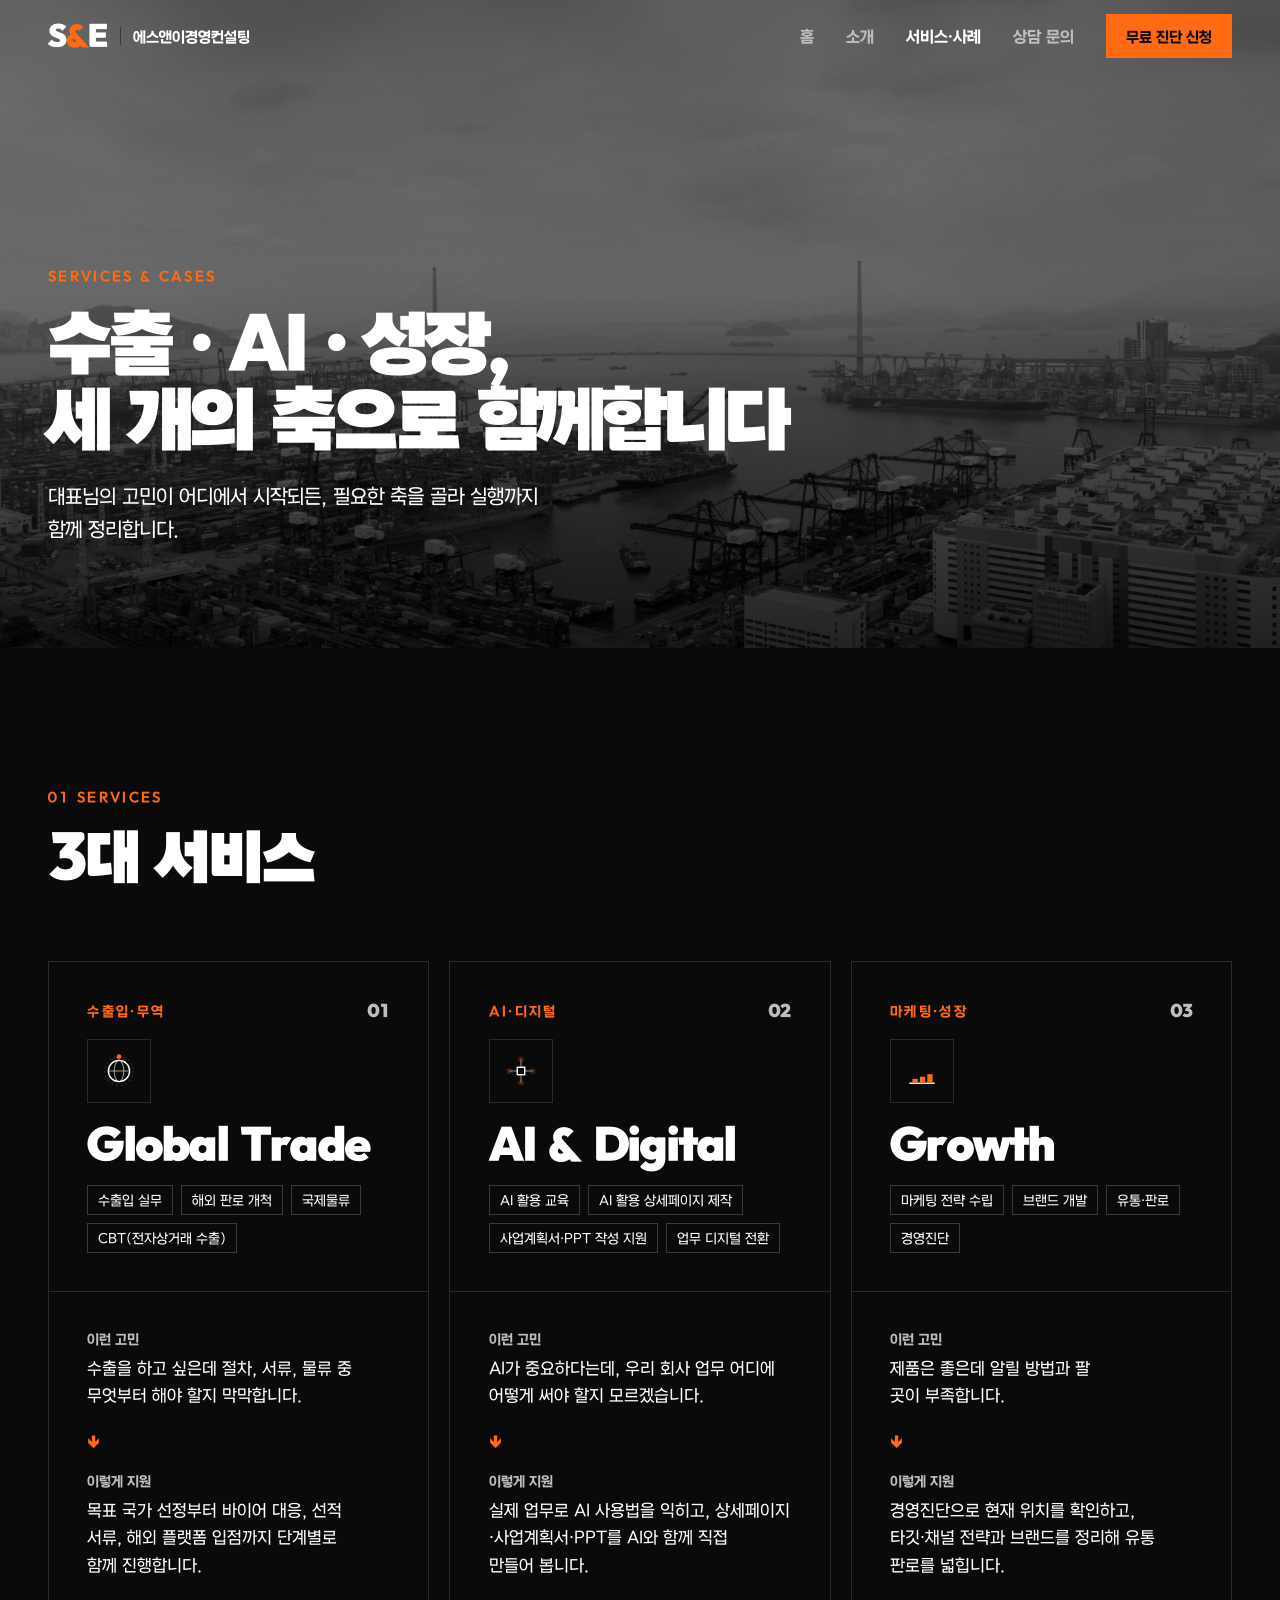
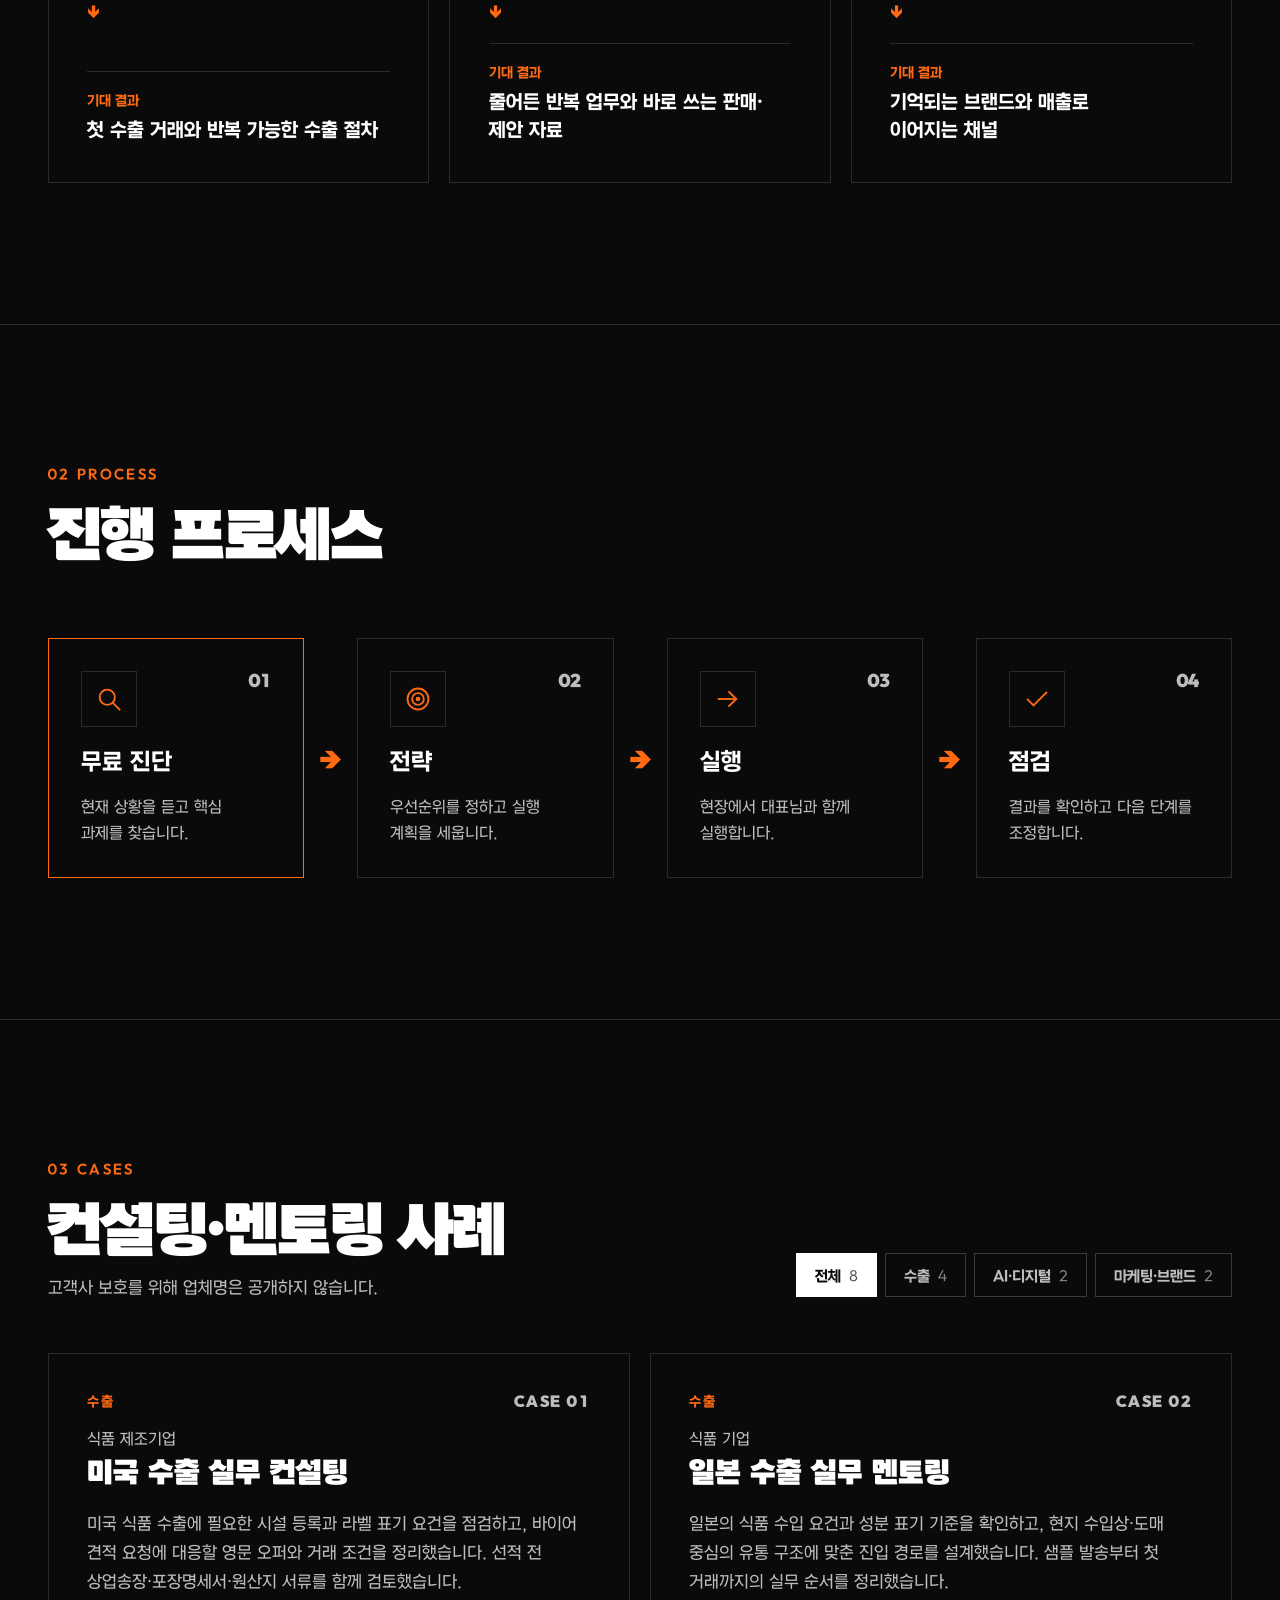
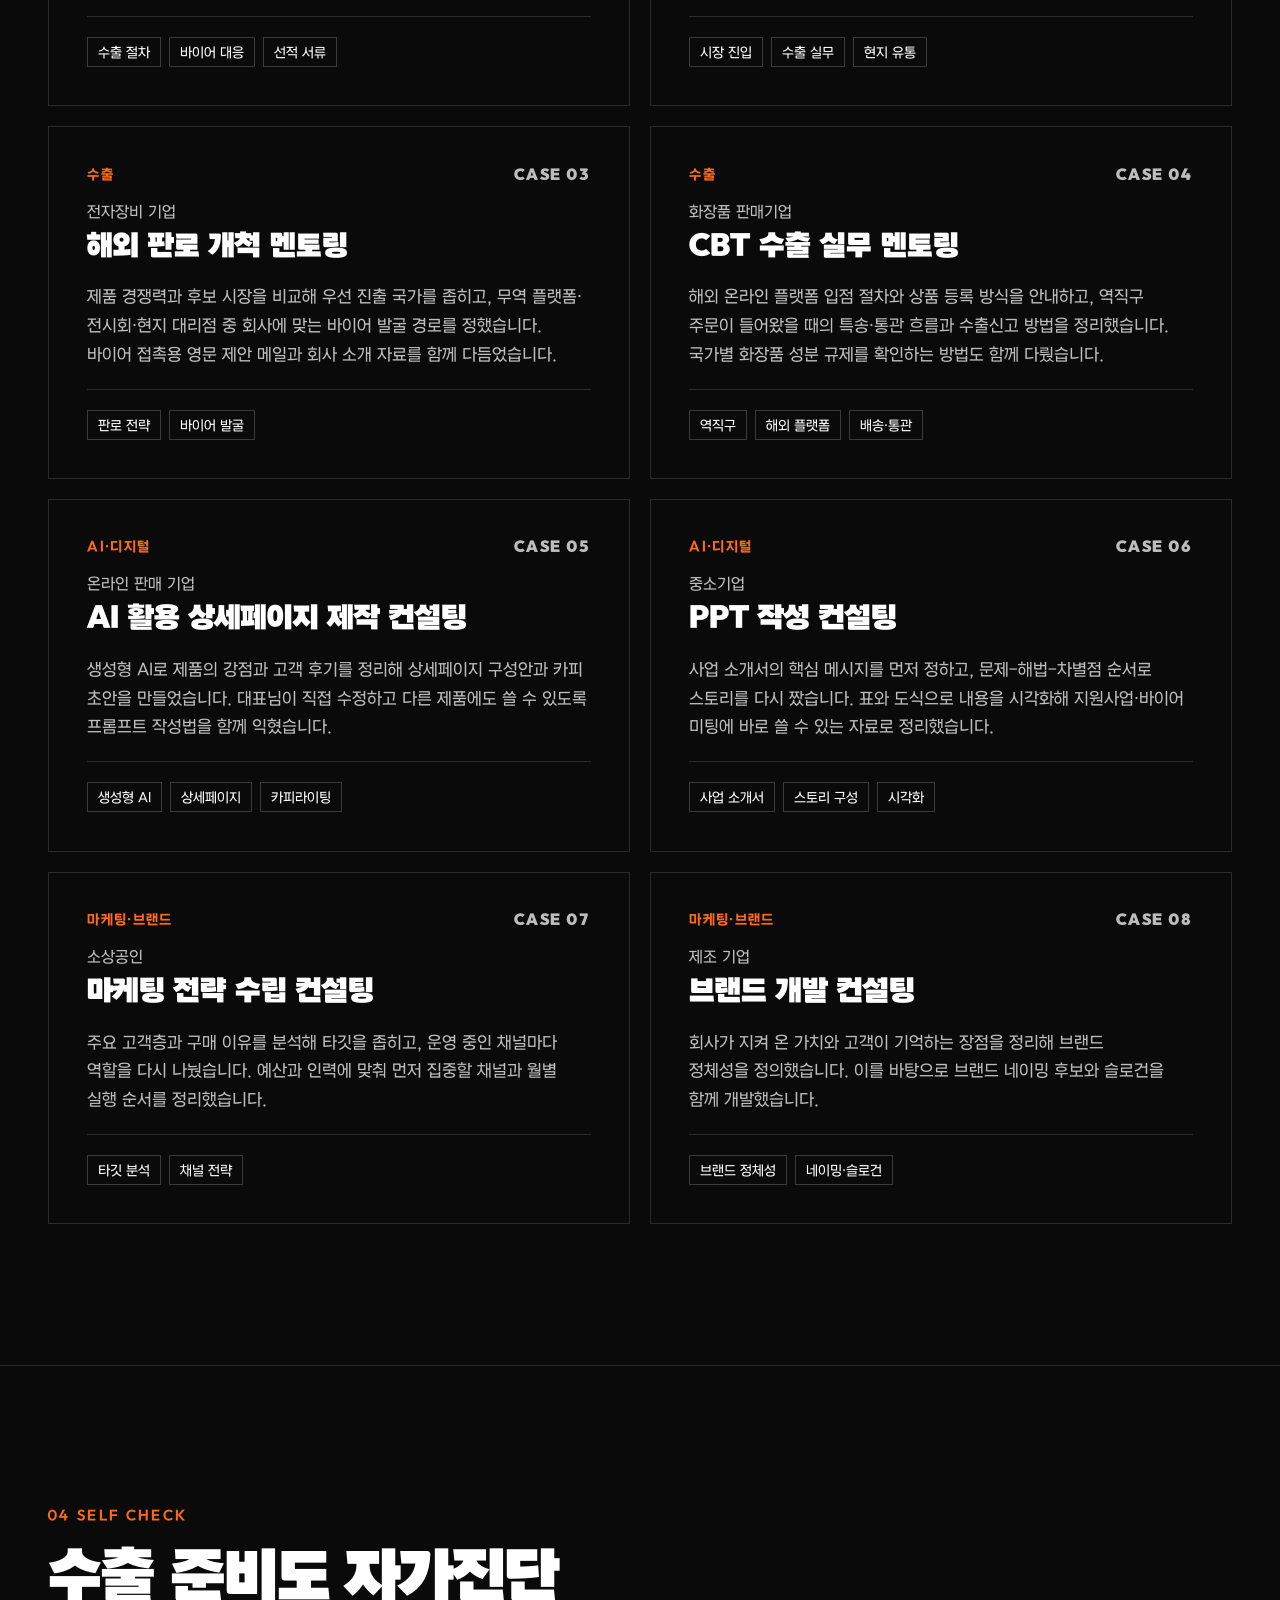
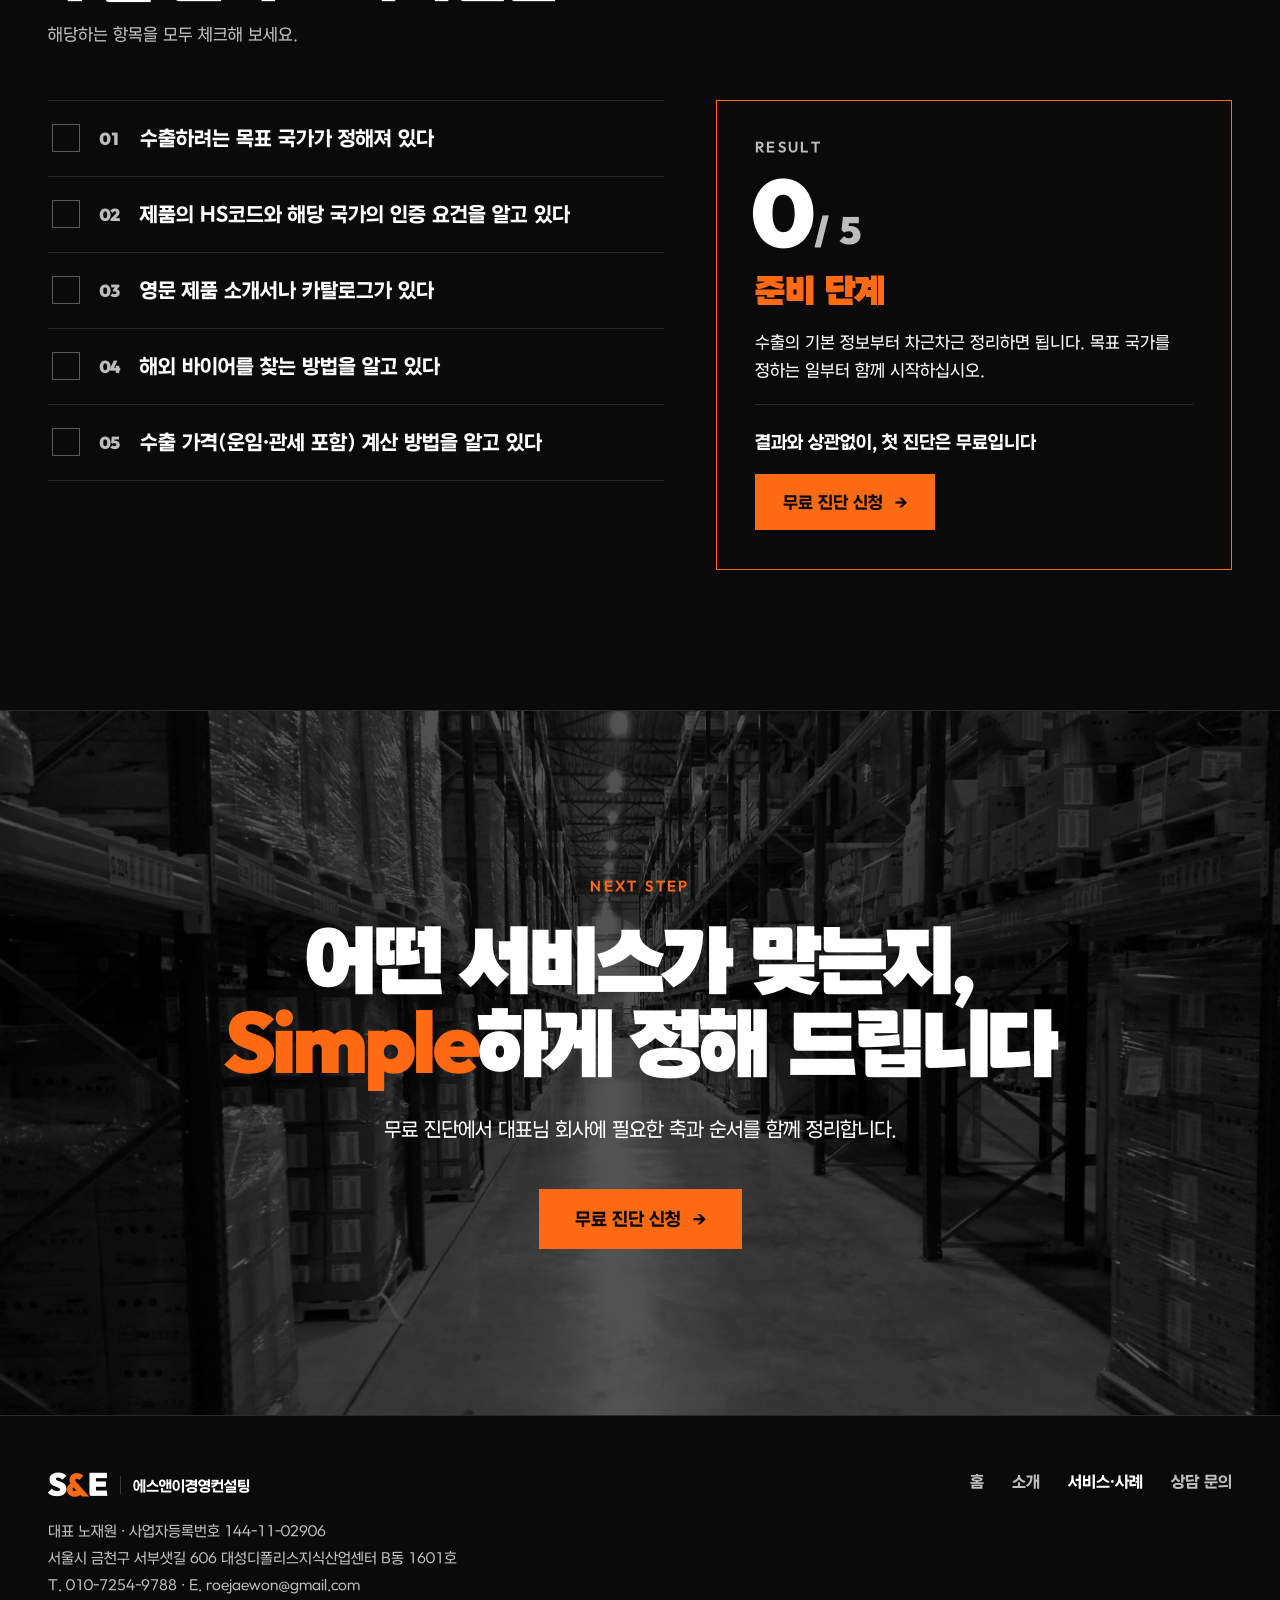
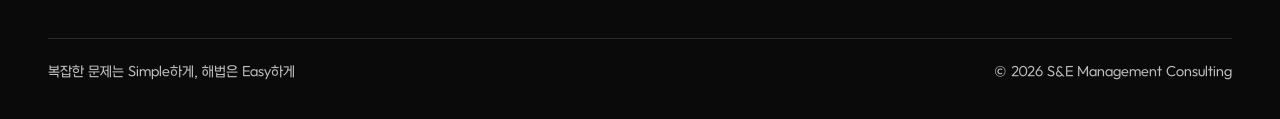
<file: services.html>
<!DOCTYPE html>
<html lang="ko">
<head>
  <meta charset="utf-8">
  <meta name="viewport" content="width=device-width, initial-scale=1">
  <title>서비스·사례 — 에스앤이경영컨설팅</title>
  <link rel="preload" href="assets/fonts/a2z-regular.woff2" as="font" type="font/woff2" crossorigin>
  <link rel="preload" href="assets/fonts/a2z-bold.woff2" as="font" type="font/woff2" crossorigin>
  <link rel="preload" href="assets/fonts/a2z-black.woff2" as="font" type="font/woff2" crossorigin>
  <link rel="stylesheet" href="assets/css/style.css">
  <script src="assets/js/main.js"></script>
</head>
<body data-page="services">
<div style="background:#0A0A0A; min-height:100vh;">

<!-- Header -->
<header class="site-header" style="position:fixed; top:0; left:0; right:0; z-index:100; backdrop-filter:blur(10px); transition:background .3s ease, border-color .3s ease;">
  <div style="max-width:1296px; margin:0 auto; height:72px; padding:0 clamp(20px,4vw,48px); display:flex; align-items:center; justify-content:space-between; gap:16px;">
    <a href="index.html" style="display:flex; align-items:center; gap:12px; color:#FFFFFF; min-width:0;">
      <span style="font-weight:900; font-size:26px; letter-spacing:-0.03em; line-height:1;">S<span style="color:#FF6A13;">&amp;</span>E</span>
      <span class="only-wide" style="width:1px; height:18px; background:#3A3A3A;"></span>
      <span class="only-wide" style="font-weight:700; font-size:14px; white-space:nowrap;">에스앤이경영컨설팅</span>
    </a>
    <div style="display:flex; align-items:center; gap:32px;">
      <nav class="only-wide" style="display:flex; gap:32px; font-weight:700; font-size:15px;">
        <a class="hover-white" href="index.html" style="color:#BDBDBD;">홈</a>
        <a class="hover-white" href="about.html" style="color:#BDBDBD;">소개</a>
        <a href="#top" style="color:#FFFFFF;">서비스·사례</a>
        <a class="hover-white" href="contact.html" style="color:#BDBDBD;">상담 문의</a>
      </nav>
      <div style="display:flex; align-items:center; gap:8px;">
        <a class="only-wide hover-accent" href="contact.html" style="display:inline-flex; align-items:center; height:44px; padding:0 20px; background:#FF6A13; color:#0A0A0A; font-weight:700; font-size:14px; white-space:nowrap;">무료 진단 신청</a>
        <button class="only-narrow" type="button" data-menu-toggle aria-label="메뉴" aria-expanded="false" style="width:44px; height:44px; border:0; background:transparent; display:flex; flex-direction:column; align-items:center; justify-content:center; gap:5px; cursor:pointer; padding:0;">
          <span style="width:22px; height:2px; background:#FFFFFF;"></span><span style="width:22px; height:2px; background:#FFFFFF;"></span><span style="width:22px; height:2px; background:#FFFFFF;"></span>
        </button>
      </div>
    </div>
  </div>
  <nav class="mobile-menu" hidden style="display:flex; flex-direction:column; background:#0A0A0A; border-top:1px solid #2A2A2A; padding:8px clamp(20px,4vw,48px) 20px;">
    <a href="index.html" data-menu-close style="display:flex; align-items:center; height:56px; font-weight:700; font-size:17px; border-bottom:1px solid #2A2A2A; color:#BDBDBD;">홈</a>
    <a href="about.html" data-menu-close style="display:flex; align-items:center; height:56px; font-weight:700; font-size:17px; border-bottom:1px solid #2A2A2A; color:#BDBDBD;">소개</a>
    <a href="#top" data-menu-close style="display:flex; align-items:center; height:56px; font-weight:700; font-size:17px; border-bottom:1px solid #2A2A2A; color:#FFFFFF;">서비스·사례</a>
    <a href="contact.html" data-menu-close style="display:flex; align-items:center; height:56px; font-weight:700; font-size:17px; color:#BDBDBD;">상담 문의</a>
    <a href="contact.html" data-menu-close style="display:flex; align-items:center; justify-content:center; gap:10px; height:56px; margin-top:16px; background:#FF6A13; color:#0A0A0A; font-weight:700; font-size:16px;">무료 진단 신청 <span>→</span></a>
  </nav>
</header>

<!-- Page hero -->
<section id="top" data-screen-label="Services Hero" style="position:relative; overflow:hidden; background:#0A0A0A; min-height:clamp(520px,72vh,760px); display:flex; align-items:flex-end;">
  <img src="assets/img/trade-field.webp" alt="무역 현장" style="animation:se-zoom 32s ease-in-out infinite alternate; position:absolute; inset:0; width:100%; height:100%; object-fit:cover; filter:grayscale(100%);">
  <div style="position:absolute; inset:0; background:linear-gradient(180deg,rgba(0,0,0,0.62) 0%,rgba(0,0,0,0.52) 45%,rgba(0,0,0,0.84) 100%);"></div>
  <div style="position:relative; z-index:1; width:100%; max-width:1296px; margin:0 auto; padding:160px clamp(20px,4vw,48px) clamp(64px,8vw,104px);">
    <div style="font-weight:700; font-size:13px; letter-spacing:0.18em; text-transform:uppercase; color:#FF6A13; margin-bottom:20px;">Services &amp; Cases</div>
    <h1 style="font-weight:900; font-size:clamp(34px,5vw,72px); line-height:1.18; letter-spacing:-0.03em; margin:0 0 24px; max-width:960px; text-wrap:balance;">수출 · AI · 성장,<br>세 개의 축으로 함께합니다</h1>
    <p style="font-size:clamp(16px,1.5vw,19px); line-height:1.75; color:#FFFFFF; max-width:560px; margin:0; text-wrap:pretty;">대표님의 고민이 어디에서 시작되든, 필요한 축을 골라 실행까지 함께 정리합니다.</p>
  </div>
</section>

<!-- 3 service axes -->
<section data-screen-label="01 Services" style="background:#0A0A0A;">
  <div style="max-width:1296px; margin:0 auto; padding:clamp(88px,11vw,152px) clamp(20px,4vw,48px);">
    <div style="font-weight:700; font-size:13px; letter-spacing:0.18em; text-transform:uppercase; color:#FF6A13; margin-bottom:18px;">01 Services</div>
    <h2 style="font-weight:900; font-size:clamp(30px,4.2vw,56px); line-height:1.24; letter-spacing:-0.02em; margin:0 0 clamp(48px,6vw,72px);">3대 서비스</h2>
    <div style="display:grid; grid-template-columns:var(--cols-3-1); gap:20px;">

      <div class="hover-line" style="border:1px solid #2A2A2A; display:flex; flex-direction:column; transition:border-color .2s;">
        <div style="padding:clamp(28px,3vw,40px); display:flex; flex-direction:column; gap:20px; border-bottom:1px solid #2A2A2A;">
          <div style="display:flex; justify-content:space-between; align-items:baseline;"><span style="font-weight:700; font-size:13px; letter-spacing:0.18em; color:#FF6A13;">수출입·무역</span><span style="font-weight:900; font-size:15px; color:#BDBDBD;">01</span></div>
          <span style="width:64px; height:64px; border:1px solid #2A2A2A; display:flex; align-items:center; justify-content:center;">
        <svg width="34" height="34" viewBox="0 0 32 32" fill="none">
          <circle cx="16" cy="16" r="10" stroke="#FFFFFF" stroke-width="1.3"></circle>
          <ellipse cx="16" cy="16" rx="4.5" ry="10" stroke="#FFFFFF" stroke-width="1" opacity="0.55"></ellipse>
          <path d="M6 16h20" stroke="#FFFFFF" stroke-width="1" opacity="0.55"></path>
          <g style="transform-box:view-box; transform-origin:16px 16px; animation:se-spin 3.6s linear infinite;">
            <circle cx="16" cy="16" r="13.5" stroke="rgba(255,106,19,0.35)" stroke-width="1" stroke-dasharray="1.5 3"></circle>
            <circle cx="16" cy="2.5" r="2.2" fill="#FF6A13"></circle>
          </g>
        </svg>
      </span>
          <div style="font-weight:900; font-size:clamp(30px,3vw,40px); line-height:1.1; letter-spacing:-0.02em;">Global Trade</div>
          <div style="display:flex; flex-wrap:wrap; gap:8px;">
            <span style="font-size:13px; color:#FFFFFF; border:1px solid #3A3A3A; padding:6px 10px;">수출입 실무</span>
            <span style="font-size:13px; color:#FFFFFF; border:1px solid #3A3A3A; padding:6px 10px;">해외 판로 개척</span>
            <span style="font-size:13px; color:#FFFFFF; border:1px solid #3A3A3A; padding:6px 10px;">국제물류</span>
            <span style="font-size:13px; color:#FFFFFF; border:1px solid #3A3A3A; padding:6px 10px;">CBT(전자상거래 수출)</span>
          </div>
        </div>
        <div style="padding:clamp(28px,3vw,40px); display:flex; flex-direction:column; gap:24px; flex:1;">
          <div style="display:flex; flex-direction:column; gap:8px;"><span style="font-weight:700; font-size:13px; color:#BDBDBD;">이런 고민</span><p style="margin:0; font-size:16px; line-height:1.7; color:#FFFFFF; text-wrap:pretty;">수출을 하고 싶은데 절차, 서류, 물류 중 무엇부터 해야 할지 막막합니다.</p></div>
          <div style="color:#FF6A13; font-weight:900; line-height:1;">↓</div>
          <div style="display:flex; flex-direction:column; gap:8px;"><span style="font-weight:700; font-size:13px; color:#BDBDBD;">이렇게 지원</span><p style="margin:0; font-size:16px; line-height:1.7; color:#FFFFFF; text-wrap:pretty;">목표 국가 선정부터 바이어 대응, 선적 서류, 해외 플랫폼 입점까지 단계별로 함께 진행합니다.</p></div>
          <div style="color:#FF6A13; font-weight:900; line-height:1;">↓</div>
          <div style="display:flex; flex-direction:column; gap:8px; margin-top:auto; padding-top:20px; border-top:1px solid #2A2A2A;"><span style="font-weight:700; font-size:13px; color:#FF6A13;">기대 결과</span><p style="margin:0; font-weight:700; font-size:18px; line-height:1.55; color:#FFFFFF; text-wrap:pretty;">첫 수출 거래와 반복 가능한 수출 절차</p></div>
        </div>
      </div>

      <div class="hover-line" style="border:1px solid #2A2A2A; display:flex; flex-direction:column; transition:border-color .2s;">
        <div style="padding:clamp(28px,3vw,40px); display:flex; flex-direction:column; gap:20px; border-bottom:1px solid #2A2A2A;">
          <div style="display:flex; justify-content:space-between; align-items:baseline;"><span style="font-weight:700; font-size:13px; letter-spacing:0.18em; color:#FF6A13;">AI·디지털</span><span style="font-weight:900; font-size:15px; color:#BDBDBD;">02</span></div>
          <span style="width:64px; height:64px; border:1px solid #2A2A2A; display:flex; align-items:center; justify-content:center;">
        <svg width="34" height="34" viewBox="0 0 32 32" fill="none">
          <path d="M16 16L16 5" stroke="#FFFFFF" stroke-width="1" opacity="0.5"></path>
          <path d="M16 16L27 16" stroke="#FFFFFF" stroke-width="1" opacity="0.5"></path>
          <path d="M16 16L16 27" stroke="#FFFFFF" stroke-width="1" opacity="0.5"></path>
          <path d="M16 16L5 16" stroke="#FFFFFF" stroke-width="1" opacity="0.5"></path>
          <rect x="12.5" y="12.5" width="7" height="7" stroke="#FFFFFF" stroke-width="1.3" fill="#0A0A0A"></rect>
          <circle cx="16" cy="5" r="2.6" fill="#FF6A13" style="animation:se-blink 3.6s ease-in-out 0s infinite both;"></circle>
          <circle cx="27" cy="16" r="2.6" fill="#FF6A13" style="animation:se-blink 3.6s ease-in-out 0.9s infinite both;"></circle>
          <circle cx="16" cy="27" r="2.6" fill="#FF6A13" style="animation:se-blink 3.6s ease-in-out 1.8s infinite both;"></circle>
          <circle cx="5" cy="16" r="2.6" fill="#FF6A13" style="animation:se-blink 3.6s ease-in-out 2.7s infinite both;"></circle>
        </svg>
      </span>
          <div style="font-weight:900; font-size:clamp(30px,3vw,40px); line-height:1.1; letter-spacing:-0.02em;">AI &amp; Digital</div>
          <div style="display:flex; flex-wrap:wrap; gap:8px;">
            <span style="font-size:13px; color:#FFFFFF; border:1px solid #3A3A3A; padding:6px 10px;">AI 활용 교육</span>
            <span style="font-size:13px; color:#FFFFFF; border:1px solid #3A3A3A; padding:6px 10px;">AI 활용 상세페이지 제작</span>
            <span style="font-size:13px; color:#FFFFFF; border:1px solid #3A3A3A; padding:6px 10px;">사업계획서·PPT 작성 지원</span>
            <span style="font-size:13px; color:#FFFFFF; border:1px solid #3A3A3A; padding:6px 10px;">업무 디지털 전환</span>
          </div>
        </div>
        <div style="padding:clamp(28px,3vw,40px); display:flex; flex-direction:column; gap:24px; flex:1;">
          <div style="display:flex; flex-direction:column; gap:8px;"><span style="font-weight:700; font-size:13px; color:#BDBDBD;">이런 고민</span><p style="margin:0; font-size:16px; line-height:1.7; color:#FFFFFF; text-wrap:pretty;">AI가 중요하다는데, 우리 회사 업무 어디에 어떻게 써야 할지 모르겠습니다.</p></div>
          <div style="color:#FF6A13; font-weight:900; line-height:1;">↓</div>
          <div style="display:flex; flex-direction:column; gap:8px;"><span style="font-weight:700; font-size:13px; color:#BDBDBD;">이렇게 지원</span><p style="margin:0; font-size:16px; line-height:1.7; color:#FFFFFF; text-wrap:pretty;">실제 업무로 AI 사용법을 익히고, 상세페이지·사업계획서·PPT를 AI와 함께 직접 만들어 봅니다.</p></div>
          <div style="color:#FF6A13; font-weight:900; line-height:1;">↓</div>
          <div style="display:flex; flex-direction:column; gap:8px; margin-top:auto; padding-top:20px; border-top:1px solid #2A2A2A;"><span style="font-weight:700; font-size:13px; color:#FF6A13;">기대 결과</span><p style="margin:0; font-weight:700; font-size:18px; line-height:1.55; color:#FFFFFF; text-wrap:pretty;">줄어든 반복 업무와 바로 쓰는 판매·제안 자료</p></div>
        </div>
      </div>

      <div class="hover-line" style="border:1px solid #2A2A2A; display:flex; flex-direction:column; transition:border-color .2s;">
        <div style="padding:clamp(28px,3vw,40px); display:flex; flex-direction:column; gap:20px; border-bottom:1px solid #2A2A2A;">
          <div style="display:flex; justify-content:space-between; align-items:baseline;"><span style="font-weight:700; font-size:13px; letter-spacing:0.18em; color:#FF6A13;">마케팅·성장</span><span style="font-weight:900; font-size:15px; color:#BDBDBD;">03</span></div>
          <span style="width:64px; height:64px; border:1px solid #2A2A2A; display:flex; align-items:center; justify-content:center;">
        <svg width="34" height="34" viewBox="0 0 32 32" fill="none">
          <path d="M4 27.5h24" stroke="#FFFFFF" stroke-width="1.3"></path>
          <rect x="7" y="18" width="5" height="9" fill="#FF6A13" style="transform-box:fill-box; transform-origin:50% 100%; animation:se-grow 3.6s cubic-bezier(.45,0,.2,1) 0s infinite both;"></rect>
          <rect x="14" y="13" width="5" height="14" fill="#FF6A13" style="transform-box:fill-box; transform-origin:50% 100%; animation:se-grow 3.6s cubic-bezier(.45,0,.2,1) 0.25s infinite both;"></rect>
          <rect x="21" y="7" width="5" height="20" fill="#FF6A13" style="transform-box:fill-box; transform-origin:50% 100%; animation:se-grow 3.6s cubic-bezier(.45,0,.2,1) 0.5s infinite both;"></rect>
        </svg>
      </span>
          <div style="font-weight:900; font-size:clamp(30px,3vw,40px); line-height:1.1; letter-spacing:-0.02em;">Growth</div>
          <div style="display:flex; flex-wrap:wrap; gap:8px;">
            <span style="font-size:13px; color:#FFFFFF; border:1px solid #3A3A3A; padding:6px 10px;">마케팅 전략 수립</span>
            <span style="font-size:13px; color:#FFFFFF; border:1px solid #3A3A3A; padding:6px 10px;">브랜드 개발</span>
            <span style="font-size:13px; color:#FFFFFF; border:1px solid #3A3A3A; padding:6px 10px;">유통·판로</span>
            <span style="font-size:13px; color:#FFFFFF; border:1px solid #3A3A3A; padding:6px 10px;">경영진단</span>
          </div>
        </div>
        <div style="padding:clamp(28px,3vw,40px); display:flex; flex-direction:column; gap:24px; flex:1;">
          <div style="display:flex; flex-direction:column; gap:8px;"><span style="font-weight:700; font-size:13px; color:#BDBDBD;">이런 고민</span><p style="margin:0; font-size:16px; line-height:1.7; color:#FFFFFF; text-wrap:pretty;">제품은 좋은데 알릴 방법과 팔 곳이 부족합니다.</p></div>
          <div style="color:#FF6A13; font-weight:900; line-height:1;">↓</div>
          <div style="display:flex; flex-direction:column; gap:8px;"><span style="font-weight:700; font-size:13px; color:#BDBDBD;">이렇게 지원</span><p style="margin:0; font-size:16px; line-height:1.7; color:#FFFFFF; text-wrap:pretty;">경영진단으로 현재 위치를 확인하고, 타깃·채널 전략과 브랜드를 정리해 유통 판로를 넓힙니다.</p></div>
          <div style="color:#FF6A13; font-weight:900; line-height:1;">↓</div>
          <div style="display:flex; flex-direction:column; gap:8px; margin-top:auto; padding-top:20px; border-top:1px solid #2A2A2A;"><span style="font-weight:700; font-size:13px; color:#FF6A13;">기대 결과</span><p style="margin:0; font-weight:700; font-size:18px; line-height:1.55; color:#FFFFFF; text-wrap:pretty;">기억되는 브랜드와 매출로 이어지는 채널</p></div>
        </div>
      </div>

    </div>
  </div>
</section>

<!-- Process -->
<section data-screen-label="02 Process" style="background:#0A0A0A; border-top:1px solid #2A2A2A;">
  <div style="max-width:1296px; margin:0 auto; padding:clamp(88px,11vw,152px) clamp(20px,4vw,48px);">
    <div style="font-weight:700; font-size:13px; letter-spacing:0.18em; text-transform:uppercase; color:#FF6A13; margin-bottom:18px;">02 Process</div>
    <h2 style="font-weight:900; font-size:clamp(30px,4.2vw,56px); line-height:1.24; letter-spacing:-0.02em; margin:0 0 clamp(48px,6vw,72px);">진행 프로세스</h2>
    <div style="display:flex; flex-direction:var(--flow-dir); align-items:stretch; gap:12px;">
      <div style="flex:1 1 0; border:1px solid #FF6A13; padding:clamp(24px,2.6vw,32px); display:flex; flex-direction:column; gap:20px;">
        <div style="display:flex; justify-content:space-between; align-items:flex-start;">
          <span style="width:56px; height:56px; border:1px solid #2A2A2A; display:flex; align-items:center; justify-content:center;"><svg width="28" height="28" viewBox="0 0 24 24" fill="none" stroke="#FF6A13" style="stroke-width:1.6; stroke-linecap:square;"><circle cx="10.5" cy="10.5" r="6.5"></circle><path d="M15.5 15.5L21 21"></path></svg></span>
          <span style="font-weight:900; font-size:15px; color:#BDBDBD;">01</span>
        </div>
        <div style="font-weight:700; font-size:22px;">무료 진단</div>
        <p style="margin:0; font-size:15px; line-height:1.7; color:#BDBDBD; text-wrap:pretty;">현재 상황을 듣고 핵심 과제를 찾습니다.</p>
      </div>
      <div style="flex:0 0 auto; display:flex; align-items:center; justify-content:center; color:#FF6A13; font-weight:900; font-size:26px; padding:4px; transform:rotate(var(--arrow-rot));">→</div>
      <div style="flex:1 1 0; border:1px solid #2A2A2A; padding:clamp(24px,2.6vw,32px); display:flex; flex-direction:column; gap:20px;">
        <div style="display:flex; justify-content:space-between; align-items:flex-start;">
          <span style="width:56px; height:56px; border:1px solid #2A2A2A; display:flex; align-items:center; justify-content:center;"><svg width="28" height="28" viewBox="0 0 24 24" fill="none" stroke="#FF6A13" style="stroke-width:1.6;"><circle cx="12" cy="12" r="9"></circle><circle cx="12" cy="12" r="5"></circle><circle cx="12" cy="12" r="1.2" fill="#FF6A13"></circle></svg></span>
          <span style="font-weight:900; font-size:15px; color:#BDBDBD;">02</span>
        </div>
        <div style="font-weight:700; font-size:22px;">전략</div>
        <p style="margin:0; font-size:15px; line-height:1.7; color:#BDBDBD; text-wrap:pretty;">우선순위를 정하고 실행 계획을 세웁니다.</p>
      </div>
      <div style="flex:0 0 auto; display:flex; align-items:center; justify-content:center; color:#FF6A13; font-weight:900; font-size:26px; padding:4px; transform:rotate(var(--arrow-rot));">→</div>
      <div style="flex:1 1 0; border:1px solid #2A2A2A; padding:clamp(24px,2.6vw,32px); display:flex; flex-direction:column; gap:20px;">
        <div style="display:flex; justify-content:space-between; align-items:flex-start;">
          <span style="width:56px; height:56px; border:1px solid #2A2A2A; display:flex; align-items:center; justify-content:center;"><svg width="28" height="28" viewBox="0 0 24 24" fill="none" stroke="#FF6A13" style="stroke-width:1.6; stroke-linecap:square;"><path d="M4 12h15"></path><path d="M13 6l6 6-6 6"></path></svg></span>
          <span style="font-weight:900; font-size:15px; color:#BDBDBD;">03</span>
        </div>
        <div style="font-weight:700; font-size:22px;">실행</div>
        <p style="margin:0; font-size:15px; line-height:1.7; color:#BDBDBD; text-wrap:pretty;">현장에서 대표님과 함께 실행합니다.</p>
      </div>
      <div style="flex:0 0 auto; display:flex; align-items:center; justify-content:center; color:#FF6A13; font-weight:900; font-size:26px; padding:4px; transform:rotate(var(--arrow-rot));">→</div>
      <div style="flex:1 1 0; border:1px solid #2A2A2A; padding:clamp(24px,2.6vw,32px); display:flex; flex-direction:column; gap:20px;">
        <div style="display:flex; justify-content:space-between; align-items:flex-start;">
          <span style="width:56px; height:56px; border:1px solid #2A2A2A; display:flex; align-items:center; justify-content:center;"><svg width="28" height="28" viewBox="0 0 24 24" fill="none" stroke="#FF6A13" style="stroke-width:1.6; stroke-linecap:square;"><path d="M4 12.5l5 5L20 6.5"></path></svg></span>
          <span style="font-weight:900; font-size:15px; color:#BDBDBD;">04</span>
        </div>
        <div style="font-weight:700; font-size:22px;">점검</div>
        <p style="margin:0; font-size:15px; line-height:1.7; color:#BDBDBD; text-wrap:pretty;">결과를 확인하고 다음 단계를 조정합니다.</p>
      </div>
    </div>
  </div>
</section>

<!-- Cases -->
<section id="cases" data-screen-label="03 Cases" style="background:#0A0A0A; border-top:1px solid #2A2A2A;">
  <div style="max-width:1296px; margin:0 auto; padding:clamp(88px,11vw,152px) clamp(20px,4vw,48px);">
    <div style="font-weight:700; font-size:13px; letter-spacing:0.18em; text-transform:uppercase; color:#FF6A13; margin-bottom:18px;">03 Cases</div>
    <div style="display:flex; flex-wrap:wrap; justify-content:space-between; align-items:flex-end; gap:24px; margin-bottom:clamp(40px,5vw,56px);">
      <div>
        <h2 style="font-weight:900; font-size:clamp(30px,4.2vw,56px); line-height:1.24; letter-spacing:-0.02em; margin:0 0 16px;">컨설팅·멘토링 사례</h2>
        <p style="margin:0; font-size:16px; color:#BDBDBD;">고객사 보호를 위해 업체명은 공개하지 않습니다.</p>
      </div>
      <div style="display:flex; flex-wrap:wrap; gap:8px;">
        <button type="button" class="chip is-active" data-case-filter="all" aria-pressed="true" style="height:44px; padding:0 18px; font-weight:700; font-size:14px; cursor:pointer; display:flex; align-items:center; gap:8px;">전체<span style="font-weight:400; opacity:0.7;">8</span></button>
        <button type="button" class="chip" data-case-filter="export" aria-pressed="false" style="height:44px; padding:0 18px; font-weight:700; font-size:14px; cursor:pointer; display:flex; align-items:center; gap:8px;">수출<span style="font-weight:400; opacity:0.7;">4</span></button>
        <button type="button" class="chip" data-case-filter="ai" aria-pressed="false" style="height:44px; padding:0 18px; font-weight:700; font-size:14px; cursor:pointer; display:flex; align-items:center; gap:8px;">AI·디지털<span style="font-weight:400; opacity:0.7;">2</span></button>
        <button type="button" class="chip" data-case-filter="mkt" aria-pressed="false" style="height:44px; padding:0 18px; font-weight:700; font-size:14px; cursor:pointer; display:flex; align-items:center; gap:8px;">마케팅·브랜드<span style="font-weight:400; opacity:0.7;">2</span></button>
      </div>
    </div>
    <div style="display:grid; grid-template-columns:var(--cols-2-1); gap:20px;">
      <article data-cat="export" class="hover-line" style="border:1px solid #2A2A2A; padding:clamp(28px,3vw,40px); display:flex; flex-direction:column; gap:20px; transition:border-color .2s;">
        <div style="display:flex; justify-content:space-between; align-items:baseline; gap:12px;">
          <span style="font-weight:700; font-size:13px; letter-spacing:0.1em; color:#FF6A13;">수출</span>
          <span style="font-weight:900; font-size:13px; letter-spacing:0.12em; color:#BDBDBD;">CASE 01</span>
        </div>
        <div style="display:flex; flex-direction:column; gap:8px;">
          <span style="font-size:15px; color:#BDBDBD;">식품 제조기업</span>
          <h3 style="margin:0; font-weight:900; font-size:clamp(21px,2vw,26px); line-height:1.35;">미국 수출 실무 컨설팅</h3>
        </div>
        <p style="margin:0; font-size:16px; line-height:1.8; color:#BDBDBD; flex:1; text-wrap:pretty;">미국 식품 수출에 필요한 시설 등록과 라벨 표기 요건을 점검하고, 바이어 견적 요청에 대응할 영문 오퍼와 거래 조건을 정리했습니다. 선적 전 상업송장·포장명세서·원산지 서류를 함께 검토했습니다.</p>
        <div style="display:flex; flex-wrap:wrap; gap:8px; padding-top:20px; border-top:1px solid #2A2A2A;">
          <span style="font-size:13px; color:#FFFFFF; border:1px solid #3A3A3A; padding:6px 10px;">수출 절차</span>
          <span style="font-size:13px; color:#FFFFFF; border:1px solid #3A3A3A; padding:6px 10px;">바이어 대응</span>
          <span style="font-size:13px; color:#FFFFFF; border:1px solid #3A3A3A; padding:6px 10px;">선적 서류</span>
        </div>
      </article>
      <article data-cat="export" class="hover-line" style="border:1px solid #2A2A2A; padding:clamp(28px,3vw,40px); display:flex; flex-direction:column; gap:20px; transition:border-color .2s;">
        <div style="display:flex; justify-content:space-between; align-items:baseline; gap:12px;">
          <span style="font-weight:700; font-size:13px; letter-spacing:0.1em; color:#FF6A13;">수출</span>
          <span style="font-weight:900; font-size:13px; letter-spacing:0.12em; color:#BDBDBD;">CASE 02</span>
        </div>
        <div style="display:flex; flex-direction:column; gap:8px;">
          <span style="font-size:15px; color:#BDBDBD;">식품 기업</span>
          <h3 style="margin:0; font-weight:900; font-size:clamp(21px,2vw,26px); line-height:1.35;">일본 수출 실무 멘토링</h3>
        </div>
        <p style="margin:0; font-size:16px; line-height:1.8; color:#BDBDBD; flex:1; text-wrap:pretty;">일본의 식품 수입 요건과 성분 표기 기준을 확인하고, 현지 수입상·도매 중심의 유통 구조에 맞춘 진입 경로를 설계했습니다. 샘플 발송부터 첫 거래까지의 실무 순서를 정리했습니다.</p>
        <div style="display:flex; flex-wrap:wrap; gap:8px; padding-top:20px; border-top:1px solid #2A2A2A;">
          <span style="font-size:13px; color:#FFFFFF; border:1px solid #3A3A3A; padding:6px 10px;">시장 진입</span>
          <span style="font-size:13px; color:#FFFFFF; border:1px solid #3A3A3A; padding:6px 10px;">수출 실무</span>
          <span style="font-size:13px; color:#FFFFFF; border:1px solid #3A3A3A; padding:6px 10px;">현지 유통</span>
        </div>
      </article>
      <article data-cat="export" class="hover-line" style="border:1px solid #2A2A2A; padding:clamp(28px,3vw,40px); display:flex; flex-direction:column; gap:20px; transition:border-color .2s;">
        <div style="display:flex; justify-content:space-between; align-items:baseline; gap:12px;">
          <span style="font-weight:700; font-size:13px; letter-spacing:0.1em; color:#FF6A13;">수출</span>
          <span style="font-weight:900; font-size:13px; letter-spacing:0.12em; color:#BDBDBD;">CASE 03</span>
        </div>
        <div style="display:flex; flex-direction:column; gap:8px;">
          <span style="font-size:15px; color:#BDBDBD;">전자장비 기업</span>
          <h3 style="margin:0; font-weight:900; font-size:clamp(21px,2vw,26px); line-height:1.35;">해외 판로 개척 멘토링</h3>
        </div>
        <p style="margin:0; font-size:16px; line-height:1.8; color:#BDBDBD; flex:1; text-wrap:pretty;">제품 경쟁력과 후보 시장을 비교해 우선 진출 국가를 좁히고, 무역 플랫폼·전시회·현지 대리점 중 회사에 맞는 바이어 발굴 경로를 정했습니다. 바이어 접촉용 영문 제안 메일과 회사 소개 자료를 함께 다듬었습니다.</p>
        <div style="display:flex; flex-wrap:wrap; gap:8px; padding-top:20px; border-top:1px solid #2A2A2A;">
          <span style="font-size:13px; color:#FFFFFF; border:1px solid #3A3A3A; padding:6px 10px;">판로 전략</span>
          <span style="font-size:13px; color:#FFFFFF; border:1px solid #3A3A3A; padding:6px 10px;">바이어 발굴</span>
        </div>
      </article>
      <article data-cat="export" class="hover-line" style="border:1px solid #2A2A2A; padding:clamp(28px,3vw,40px); display:flex; flex-direction:column; gap:20px; transition:border-color .2s;">
        <div style="display:flex; justify-content:space-between; align-items:baseline; gap:12px;">
          <span style="font-weight:700; font-size:13px; letter-spacing:0.1em; color:#FF6A13;">수출</span>
          <span style="font-weight:900; font-size:13px; letter-spacing:0.12em; color:#BDBDBD;">CASE 04</span>
        </div>
        <div style="display:flex; flex-direction:column; gap:8px;">
          <span style="font-size:15px; color:#BDBDBD;">화장품 판매기업</span>
          <h3 style="margin:0; font-weight:900; font-size:clamp(21px,2vw,26px); line-height:1.35;">CBT 수출 실무 멘토링</h3>
        </div>
        <p style="margin:0; font-size:16px; line-height:1.8; color:#BDBDBD; flex:1; text-wrap:pretty;">해외 온라인 플랫폼 입점 절차와 상품 등록 방식을 안내하고, 역직구 주문이 들어왔을 때의 특송·통관 흐름과 수출신고 방법을 정리했습니다. 국가별 화장품 성분 규제를 확인하는 방법도 함께 다뤘습니다.</p>
        <div style="display:flex; flex-wrap:wrap; gap:8px; padding-top:20px; border-top:1px solid #2A2A2A;">
          <span style="font-size:13px; color:#FFFFFF; border:1px solid #3A3A3A; padding:6px 10px;">역직구</span>
          <span style="font-size:13px; color:#FFFFFF; border:1px solid #3A3A3A; padding:6px 10px;">해외 플랫폼</span>
          <span style="font-size:13px; color:#FFFFFF; border:1px solid #3A3A3A; padding:6px 10px;">배송·통관</span>
        </div>
      </article>
      <article data-cat="ai" class="hover-line" style="border:1px solid #2A2A2A; padding:clamp(28px,3vw,40px); display:flex; flex-direction:column; gap:20px; transition:border-color .2s;">
        <div style="display:flex; justify-content:space-between; align-items:baseline; gap:12px;">
          <span style="font-weight:700; font-size:13px; letter-spacing:0.1em; color:#FF6A13;">AI·디지털</span>
          <span style="font-weight:900; font-size:13px; letter-spacing:0.12em; color:#BDBDBD;">CASE 05</span>
        </div>
        <div style="display:flex; flex-direction:column; gap:8px;">
          <span style="font-size:15px; color:#BDBDBD;">온라인 판매 기업</span>
          <h3 style="margin:0; font-weight:900; font-size:clamp(21px,2vw,26px); line-height:1.35;">AI 활용 상세페이지 제작 컨설팅</h3>
        </div>
        <p style="margin:0; font-size:16px; line-height:1.8; color:#BDBDBD; flex:1; text-wrap:pretty;">생성형 AI로 제품의 강점과 고객 후기를 정리해 상세페이지 구성안과 카피 초안을 만들었습니다. 대표님이 직접 수정하고 다른 제품에도 쓸 수 있도록 프롬프트 작성법을 함께 익혔습니다.</p>
        <div style="display:flex; flex-wrap:wrap; gap:8px; padding-top:20px; border-top:1px solid #2A2A2A;">
          <span style="font-size:13px; color:#FFFFFF; border:1px solid #3A3A3A; padding:6px 10px;">생성형 AI</span>
          <span style="font-size:13px; color:#FFFFFF; border:1px solid #3A3A3A; padding:6px 10px;">상세페이지</span>
          <span style="font-size:13px; color:#FFFFFF; border:1px solid #3A3A3A; padding:6px 10px;">카피라이팅</span>
        </div>
      </article>
      <article data-cat="ai" class="hover-line" style="border:1px solid #2A2A2A; padding:clamp(28px,3vw,40px); display:flex; flex-direction:column; gap:20px; transition:border-color .2s;">
        <div style="display:flex; justify-content:space-between; align-items:baseline; gap:12px;">
          <span style="font-weight:700; font-size:13px; letter-spacing:0.1em; color:#FF6A13;">AI·디지털</span>
          <span style="font-weight:900; font-size:13px; letter-spacing:0.12em; color:#BDBDBD;">CASE 06</span>
        </div>
        <div style="display:flex; flex-direction:column; gap:8px;">
          <span style="font-size:15px; color:#BDBDBD;">중소기업</span>
          <h3 style="margin:0; font-weight:900; font-size:clamp(21px,2vw,26px); line-height:1.35;">PPT 작성 컨설팅</h3>
        </div>
        <p style="margin:0; font-size:16px; line-height:1.8; color:#BDBDBD; flex:1; text-wrap:pretty;">사업 소개서의 핵심 메시지를 먼저 정하고, 문제–해법–차별점 순서로 스토리를 다시 짰습니다. 표와 도식으로 내용을 시각화해 지원사업·바이어 미팅에 바로 쓸 수 있는 자료로 정리했습니다.</p>
        <div style="display:flex; flex-wrap:wrap; gap:8px; padding-top:20px; border-top:1px solid #2A2A2A;">
          <span style="font-size:13px; color:#FFFFFF; border:1px solid #3A3A3A; padding:6px 10px;">사업 소개서</span>
          <span style="font-size:13px; color:#FFFFFF; border:1px solid #3A3A3A; padding:6px 10px;">스토리 구성</span>
          <span style="font-size:13px; color:#FFFFFF; border:1px solid #3A3A3A; padding:6px 10px;">시각화</span>
        </div>
      </article>
      <article data-cat="mkt" class="hover-line" style="border:1px solid #2A2A2A; padding:clamp(28px,3vw,40px); display:flex; flex-direction:column; gap:20px; transition:border-color .2s;">
        <div style="display:flex; justify-content:space-between; align-items:baseline; gap:12px;">
          <span style="font-weight:700; font-size:13px; letter-spacing:0.1em; color:#FF6A13;">마케팅·브랜드</span>
          <span style="font-weight:900; font-size:13px; letter-spacing:0.12em; color:#BDBDBD;">CASE 07</span>
        </div>
        <div style="display:flex; flex-direction:column; gap:8px;">
          <span style="font-size:15px; color:#BDBDBD;">소상공인</span>
          <h3 style="margin:0; font-weight:900; font-size:clamp(21px,2vw,26px); line-height:1.35;">마케팅 전략 수립 컨설팅</h3>
        </div>
        <p style="margin:0; font-size:16px; line-height:1.8; color:#BDBDBD; flex:1; text-wrap:pretty;">주요 고객층과 구매 이유를 분석해 타깃을 좁히고, 운영 중인 채널마다 역할을 다시 나눴습니다. 예산과 인력에 맞춰 먼저 집중할 채널과 월별 실행 순서를 정리했습니다.</p>
        <div style="display:flex; flex-wrap:wrap; gap:8px; padding-top:20px; border-top:1px solid #2A2A2A;">
          <span style="font-size:13px; color:#FFFFFF; border:1px solid #3A3A3A; padding:6px 10px;">타깃 분석</span>
          <span style="font-size:13px; color:#FFFFFF; border:1px solid #3A3A3A; padding:6px 10px;">채널 전략</span>
        </div>
      </article>
      <article data-cat="mkt" class="hover-line" style="border:1px solid #2A2A2A; padding:clamp(28px,3vw,40px); display:flex; flex-direction:column; gap:20px; transition:border-color .2s;">
        <div style="display:flex; justify-content:space-between; align-items:baseline; gap:12px;">
          <span style="font-weight:700; font-size:13px; letter-spacing:0.1em; color:#FF6A13;">마케팅·브랜드</span>
          <span style="font-weight:900; font-size:13px; letter-spacing:0.12em; color:#BDBDBD;">CASE 08</span>
        </div>
        <div style="display:flex; flex-direction:column; gap:8px;">
          <span style="font-size:15px; color:#BDBDBD;">제조 기업</span>
          <h3 style="margin:0; font-weight:900; font-size:clamp(21px,2vw,26px); line-height:1.35;">브랜드 개발 컨설팅</h3>
        </div>
        <p style="margin:0; font-size:16px; line-height:1.8; color:#BDBDBD; flex:1; text-wrap:pretty;">회사가 지켜 온 가치와 고객이 기억하는 장점을 정리해 브랜드 정체성을 정의했습니다. 이를 바탕으로 브랜드 네이밍 후보와 슬로건을 함께 개발했습니다.</p>
        <div style="display:flex; flex-wrap:wrap; gap:8px; padding-top:20px; border-top:1px solid #2A2A2A;">
          <span style="font-size:13px; color:#FFFFFF; border:1px solid #3A3A3A; padding:6px 10px;">브랜드 정체성</span>
          <span style="font-size:13px; color:#FFFFFF; border:1px solid #3A3A3A; padding:6px 10px;">네이밍·슬로건</span>
        </div>
      </article>
    </div>
  </div>
</section>

<!-- Self check -->
<section id="check" data-screen-label="04 Self Check" style="background:#0A0A0A; border-top:1px solid #2A2A2A;">
  <div style="max-width:1296px; margin:0 auto; padding:clamp(88px,11vw,152px) clamp(20px,4vw,48px);">
    <div style="font-weight:700; font-size:13px; letter-spacing:0.18em; text-transform:uppercase; color:#FF6A13; margin-bottom:18px;">04 Self Check</div>
    <h2 style="font-weight:900; font-size:clamp(30px,4.2vw,56px); line-height:1.24; letter-spacing:-0.02em; margin:0 0 16px;">수출 준비도 자가진단</h2>
    <p style="margin:0 0 clamp(40px,5vw,56px); font-size:16px; color:#BDBDBD;">해당하는 항목을 모두 체크해 보세요.</p>
    <div style="display:flex; flex-wrap:wrap; gap:clamp(24px,4vw,56px); align-items:flex-start;">
      <div style="flex:1 1 440px; display:flex; flex-direction:column; border-top:1px solid #2A2A2A;">
        <button class="hover-dim" type="button" data-check aria-pressed="false" style="display:flex; align-items:center; gap:20px; width:100%; min-height:76px; padding:18px 4px; border:0; border-bottom:1px solid #2A2A2A; background:transparent; color:#FFFFFF; text-align:left; cursor:pointer;">
          <span class="check-box" style="flex:0 0 28px; width:28px; height:28px; color:#0A0A0A; display:flex; align-items:center; justify-content:center; font-weight:900; font-size:16px;"></span>
          <span style="font-weight:900; font-size:14px; color:#BDBDBD; flex:0 0 auto;">01</span>
          <span style="font-weight:700; font-size:clamp(16px,1.6vw,19px); line-height:1.5;">수출하려는 목표 국가가 정해져 있다</span>
        </button>
        <button class="hover-dim" type="button" data-check aria-pressed="false" style="display:flex; align-items:center; gap:20px; width:100%; min-height:76px; padding:18px 4px; border:0; border-bottom:1px solid #2A2A2A; background:transparent; color:#FFFFFF; text-align:left; cursor:pointer;">
          <span class="check-box" style="flex:0 0 28px; width:28px; height:28px; color:#0A0A0A; display:flex; align-items:center; justify-content:center; font-weight:900; font-size:16px;"></span>
          <span style="font-weight:900; font-size:14px; color:#BDBDBD; flex:0 0 auto;">02</span>
          <span style="font-weight:700; font-size:clamp(16px,1.6vw,19px); line-height:1.5;">제품의 HS코드와 해당 국가의 인증 요건을 알고 있다</span>
        </button>
        <button class="hover-dim" type="button" data-check aria-pressed="false" style="display:flex; align-items:center; gap:20px; width:100%; min-height:76px; padding:18px 4px; border:0; border-bottom:1px solid #2A2A2A; background:transparent; color:#FFFFFF; text-align:left; cursor:pointer;">
          <span class="check-box" style="flex:0 0 28px; width:28px; height:28px; color:#0A0A0A; display:flex; align-items:center; justify-content:center; font-weight:900; font-size:16px;"></span>
          <span style="font-weight:900; font-size:14px; color:#BDBDBD; flex:0 0 auto;">03</span>
          <span style="font-weight:700; font-size:clamp(16px,1.6vw,19px); line-height:1.5;">영문 제품 소개서나 카탈로그가 있다</span>
        </button>
        <button class="hover-dim" type="button" data-check aria-pressed="false" style="display:flex; align-items:center; gap:20px; width:100%; min-height:76px; padding:18px 4px; border:0; border-bottom:1px solid #2A2A2A; background:transparent; color:#FFFFFF; text-align:left; cursor:pointer;">
          <span class="check-box" style="flex:0 0 28px; width:28px; height:28px; color:#0A0A0A; display:flex; align-items:center; justify-content:center; font-weight:900; font-size:16px;"></span>
          <span style="font-weight:900; font-size:14px; color:#BDBDBD; flex:0 0 auto;">04</span>
          <span style="font-weight:700; font-size:clamp(16px,1.6vw,19px); line-height:1.5;">해외 바이어를 찾는 방법을 알고 있다</span>
        </button>
        <button class="hover-dim" type="button" data-check aria-pressed="false" style="display:flex; align-items:center; gap:20px; width:100%; min-height:76px; padding:18px 4px; border:0; border-bottom:1px solid #2A2A2A; background:transparent; color:#FFFFFF; text-align:left; cursor:pointer;">
          <span class="check-box" style="flex:0 0 28px; width:28px; height:28px; color:#0A0A0A; display:flex; align-items:center; justify-content:center; font-weight:900; font-size:16px;"></span>
          <span style="font-weight:900; font-size:14px; color:#BDBDBD; flex:0 0 auto;">05</span>
          <span style="font-weight:700; font-size:clamp(16px,1.6vw,19px); line-height:1.5;">수출 가격(운임·관세 포함) 계산 방법을 알고 있다</span>
        </button>
      </div>
      <div style="flex:1 1 340px; border:1px solid #FF6A13; padding:clamp(28px,3vw,40px); display:flex; flex-direction:column; gap:20px;">
        <span style="font-weight:700; font-size:13px; letter-spacing:0.18em; color:#BDBDBD;">RESULT</span>
        <div style="font-weight:900; font-size:clamp(56px,6vw,80px); line-height:1; letter-spacing:-0.04em;"><span data-check-count>0</span><span style="font-size:0.4em; color:#BDBDBD; letter-spacing:0; margin-left:6px;">/ 5</span></div>
        <div style="font-weight:900; font-size:clamp(24px,2.4vw,30px); color:#FF6A13;"><span data-check-stage>준비 단계</span></div>
        <p style="margin:0; font-size:16px; line-height:1.75; color:#FFFFFF; text-wrap:pretty;"><span data-check-desc>수출의 기본 정보부터 차근차근 정리하면 됩니다. 목표 국가를 정하는 일부터 함께 시작하십시오.</span></p>
        <div style="border-top:1px solid #2A2A2A; padding-top:24px; display:flex; flex-direction:column; gap:20px;">
          <p style="margin:0; font-weight:700; font-size:17px; line-height:1.5;">결과와 상관없이, 첫 진단은 무료입니다</p>
          <a class="hover-accent" href="contact.html" style="display:inline-flex; align-self:flex-start; align-items:center; gap:12px; height:56px; padding:0 28px; background:#FF6A13; color:#0A0A0A; font-weight:700; font-size:16px;">무료 진단 신청 <span>→</span></a>
        </div>
      </div>
    </div>
  </div>
</section>

<!-- CTA -->
<section id="cta" data-screen-label="CTA" style="position:relative; overflow:hidden; background:#0A0A0A; border-top:1px solid #2A2A2A;">
  <img src="assets/img/logistics-center.webp" alt="" style="animation:se-zoom 32s ease-in-out infinite alternate; position:absolute; inset:0; width:100%; height:100%; object-fit:cover; filter:grayscale(100%);">
  <div style="position:absolute; inset:0; background:rgba(0,0,0,0.68);"></div>
  <div style="position:relative; z-index:1; max-width:1296px; margin:0 auto; padding:clamp(104px,13vw,176px) clamp(20px,4vw,48px); display:flex; flex-direction:column; align-items:center; text-align:center;">
    <div style="font-weight:700; font-size:13px; letter-spacing:0.18em; text-transform:uppercase; color:#FF6A13; margin-bottom:24px;">Next Step</div>
    <h2 style="font-weight:900; font-size:clamp(34px,5.4vw,72px); line-height:1.2; letter-spacing:-0.03em; margin:0 0 28px; text-wrap:balance;">어떤 서비스가 맞는지,<br><span style="color:#FF6A13;">Simple</span>하게 정해 드립니다</h2>
    <p style="font-size:clamp(16px,1.5vw,19px); line-height:1.75; color:#FFFFFF; max-width:540px; margin:0 0 44px; text-wrap:pretty;">무료 진단에서 대표님 회사에 필요한 축과 순서를 함께 정리합니다.</p>
    <a class="hover-accent" href="contact.html" style="display:inline-flex; align-items:center; gap:12px; height:60px; padding:0 36px; background:#FF6A13; color:#0A0A0A; font-weight:700; font-size:17px;">무료 진단 신청 <span>→</span></a>
  </div>
</section>

<!-- Footer -->
<footer style="background:#0A0A0A; border-top:1px solid #2A2A2A;">
  <div style="max-width:1296px; margin:0 auto; padding:56px clamp(20px,4vw,48px) 40px; display:flex; flex-direction:column; gap:40px;">
    <div style="display:flex; flex-wrap:wrap; justify-content:space-between; gap:32px;">
      <div style="display:flex; flex-direction:column; gap:20px;">
        <div style="display:flex; align-items:center; gap:12px;">
          <span style="font-weight:900; font-size:26px; letter-spacing:-0.03em; line-height:1;">S<span style="color:#FF6A13;">&amp;</span>E</span>
          <span style="width:1px; height:18px; background:#3A3A3A;"></span>
          <span style="font-weight:700; font-size:14px;">에스앤이경영컨설팅</span>
        </div>
        <div style="font-size:14px; line-height:1.9; color:#BDBDBD;">대표 노재원 · 사업자등록번호 144-11-02906<br>서울시 금천구 서부샛길 606 대성디폴리스지식산업센터 B동 1601호<br>T. <a class="hover-white" href="tel:010-7254-9788" style="color:#BDBDBD;">010-7254-9788</a> · E. <a class="hover-white" href="mailto:roejaewon@gmail.com" style="color:#BDBDBD;">roejaewon@gmail.com</a></div>
      </div>
      <nav style="display:flex; flex-wrap:wrap; gap:12px 28px; font-weight:700; font-size:15px; align-items:flex-start;">
        <a class="hover-white" href="index.html" style="color:#BDBDBD;">홈</a>
        <a class="hover-white" href="about.html" style="color:#BDBDBD;">소개</a>
        <a href="#top" style="color:#FFFFFF;">서비스·사례</a>
        <a class="hover-white" href="contact.html" style="color:#BDBDBD;">상담 문의</a>
      </nav>
    </div>
    <div style="border-top:1px solid #2A2A2A; padding-top:24px; display:flex; flex-wrap:wrap; justify-content:space-between; gap:12px; font-size:13px; color:#BDBDBD;">
      <span>복잡한 문제는 Simple하게, 해법은 Easy하게</span>
      <span>© 2026 S&amp;E Management Consulting</span>
    </div>
  </div>
</footer>

</div>
</body>
</html>
</file>
<file: assets/css/style.css>
/* =========================================================
   에스앤이경영컨설팅 — 공통 스타일 (4개 페이지 공용)
   페이지별 레이아웃은 각 HTML의 style 속성에 그대로 둔다.
   ========================================================= */

/* ---------- 글꼴 ---------- */
@font-face { font-family:'A2z'; src:url("../fonts/a2z-regular.woff2") format('woff2'); font-weight:400; font-display:swap; }
@font-face { font-family:'A2z'; src:url("../fonts/a2z-bold.woff2") format('woff2'); font-weight:700; font-display:swap; }
@font-face { font-family:'A2z'; src:url("../fonts/a2z-black.woff2") format('woff2'); font-weight:900; font-display:swap; }

/* ---------- 반응형 값 (화면 폭 900px 미만 = 모바일) ---------- */
:root {
  --flow-dir: row;                              /* 진행 단계 가로 배치 */
  --arrow-rot: 0deg;                            /* 단계 사이 화살표 */
  --cols-4-2: repeat(4,minmax(0,1fr));          /* 메인: 숫자 카드 */
  --cols-4-2-1: repeat(4,minmax(0,1fr));        /* 소개: 자격 카드 */
  --cols-3-1: repeat(3,minmax(0,1fr));          /* 서비스: 분야 카드 */
  --cols-2-1: repeat(2,minmax(0,1fr));          /* 서비스 사례 / 상담 입력칸 */
}
@media (max-width: 899.98px) {
  :root {
    --flow-dir: column;
    --arrow-rot: 90deg;
    --cols-4-2: repeat(2,minmax(0,1fr));
    --cols-4-2-1: repeat(2,minmax(0,1fr));
    --cols-3-1: minmax(0,1fr);
    --cols-2-1: minmax(0,1fr);
  }
  .only-wide { display:none !important; }
}
@media (max-width: 519.98px) {
  :root { --cols-4-2-1: minmax(0,1fr); }
}
@media (min-width: 900px) {
  .only-narrow, .mobile-menu { display:none !important; }
}

/* ---------- 기본 ---------- */
html, body { height:100%; }
html { scroll-behavior:smooth; }
body { margin:0; background:#0A0A0A; color:#FFFFFF; font-family:'A2z','Pretendard','Apple SD Gothic Neo','Malgun Gothic',sans-serif; -webkit-font-smoothing:antialiased; word-break:keep-all; }
a { color:#FFFFFF; text-decoration:none; }
a:hover { color:#FF6A13; }
* { box-sizing:border-box; }
button, input, textarea { font-family:inherit; }
input::placeholder, textarea::placeholder { color:#6E6E6E; }
[hidden] { display:none !important; }

/* ---------- 헤더 (스크롤하거나 메뉴를 열면 배경이 채워짐) ---------- */
.site-header { background:rgba(10,10,10,0); border-bottom:1px solid rgba(42,42,42,0); }
.site-header.is-solid { background:rgba(10,10,10,0.92); border-bottom-color:#2A2A2A; }

/* ---------- 마우스 오버 / 포커스 ---------- */
.hover-white:hover      { color:#FFFFFF !important; }
.hover-orange:hover     { color:#FF6A13 !important; }
.hover-accent:hover     { background:#FF8440 !important; color:#0A0A0A !important; }
.hover-accent-bg:hover  { background:#FF8440 !important; }
.hover-invert:hover     { background:#FFFFFF !important; color:#0A0A0A !important; }
.hover-line:hover       { border-color:#FFFFFF !important; }
.hover-dim:hover        { background:#141414 !important; }
.focus-line:focus       { border-color:#FFFFFF !important; }

/* ---------- 선택 버튼 (사례 필터 · 관심 분야) ---------- */
.chip { border:1px solid #3A3A3A; background:transparent; color:#BDBDBD; }
.chip.is-active { border-color:#FFFFFF; background:#FFFFFF; color:#0A0A0A; }

/* ---------- 수출 준비도 자가진단 체크박스 ---------- */
.check-box { border:1px solid #5A5A5A; background:transparent; }
[data-check].is-checked .check-box { border-color:#FF6A13; background:#FF6A13; }

/* ---------- 상담 신청 폼 ---------- */
.is-missing { border-color:#FF6A13 !important; }
.is-missing:focus { border-color:#FFFFFF !important; }
.form-note { color:#BDBDBD; }
.form-note.is-error { color:#FF6A13; }

/* ---------- 등장 애니메이션 ---------- */
html.se-motion [data-reveal]:not([data-in]) { opacity:0; transform:translateY(28px); }
html.se-motion [data-reveal] { transition:opacity .9s cubic-bezier(.2,.7,.2,1), transform .9s cubic-bezier(.2,.7,.2,1); }
@media print { html.se-motion [data-reveal] { opacity:1 !important; transform:none !important; } }
@media (prefers-reduced-motion: reduce) {
  * { animation:none !important; transition:none !important; }
}

@keyframes se-travel { from { stroke-dashoffset:1000; } to { stroke-dashoffset:0; } }
@keyframes se-pulse { 0%,100% { opacity:1; transform:scale(1); } 50% { opacity:.35; transform:scale(1.8); } }
@keyframes se-scroll { 0% { transform:translateY(-100%); } 100% { transform:translateY(300%); } }
@keyframes se-draw { from { stroke-dashoffset:1000; } to { stroke-dashoffset:0; } }
@keyframes se-fade { from { opacity:0; } to { opacity:1; } }
@keyframes se-ring { 0% { transform:scale(1); opacity:.9; } 100% { transform:scale(3.4); opacity:0; } }
@keyframes se-zoom { from { transform:scale(1); } to { transform:scale(1.08); } }
@keyframes se-spin { from { transform:rotate(0deg); } to { transform:rotate(360deg); } }
@keyframes se-blink { 0%,100% { opacity:.25; } 20%,40% { opacity:1; } }
@keyframes se-grow { 0%,100% { transform:scaleY(.4); } 35%,75% { transform:scaleY(1); } }
</file>
